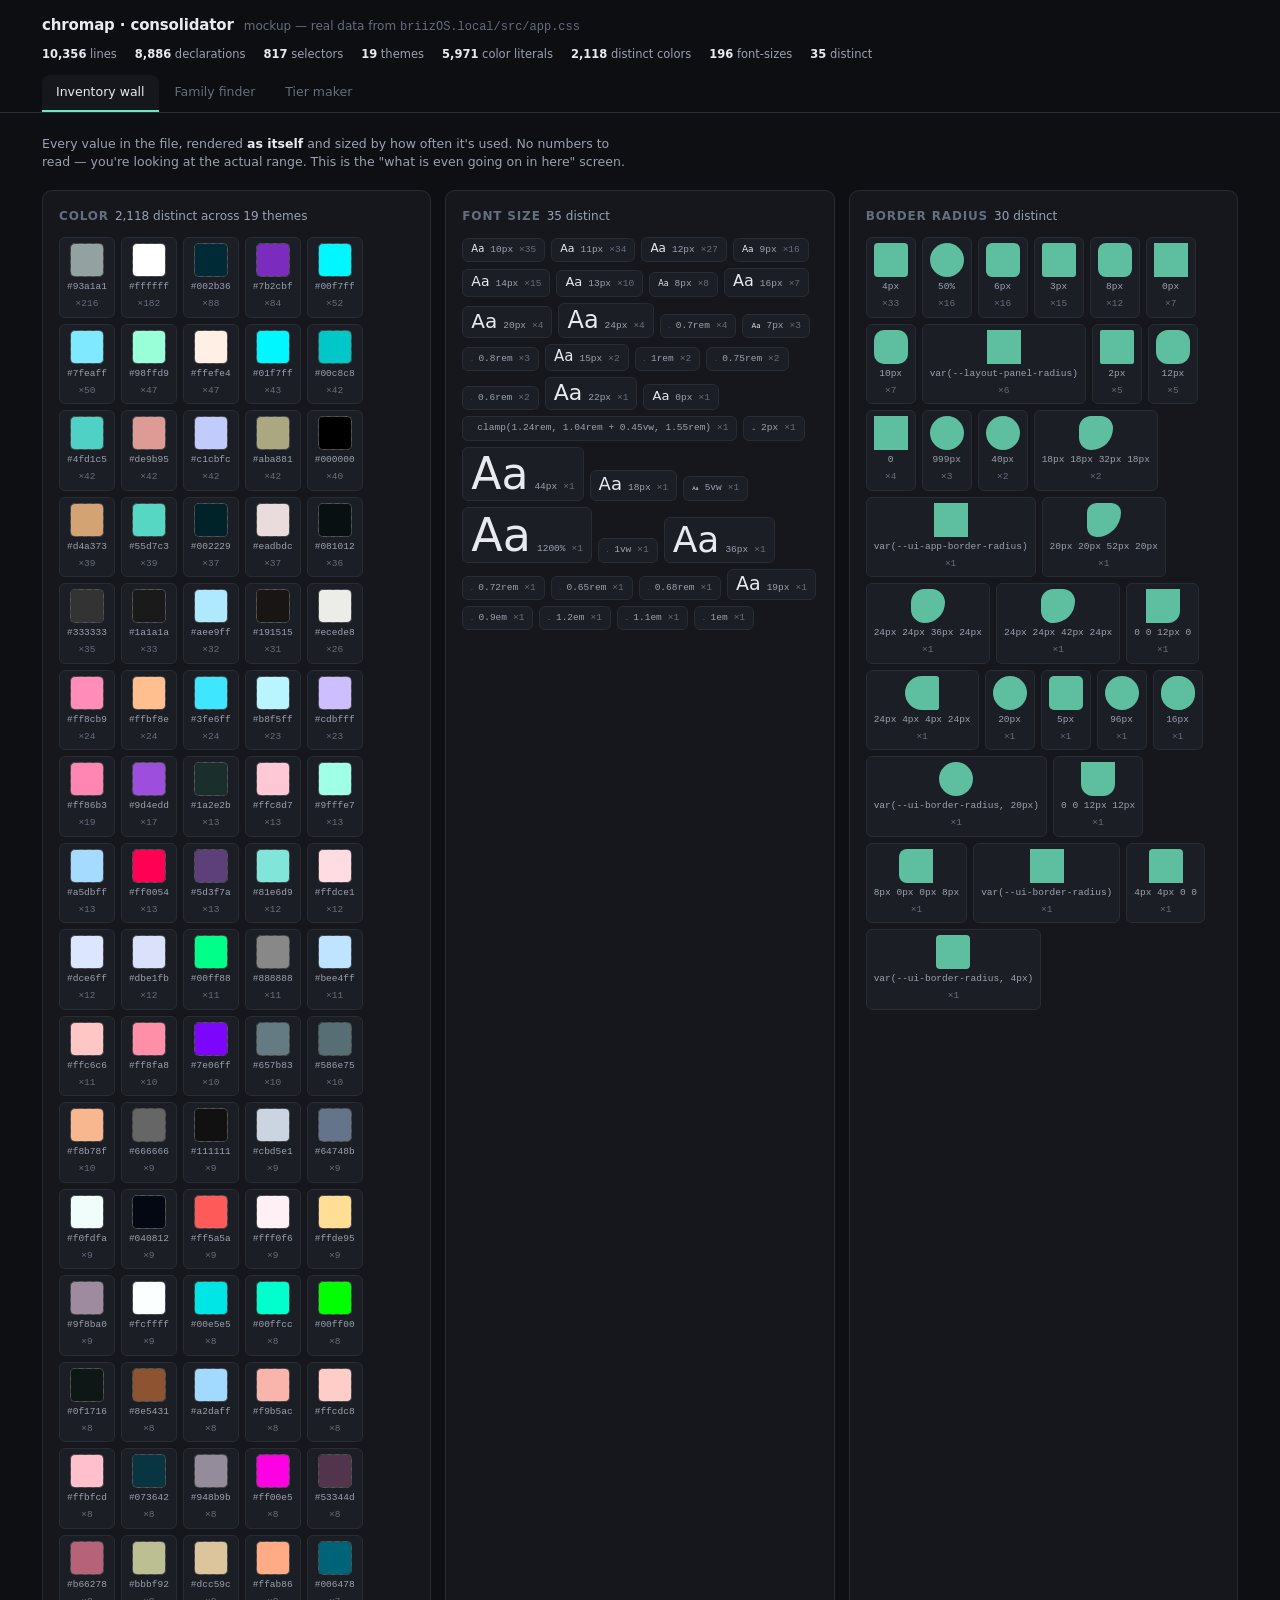
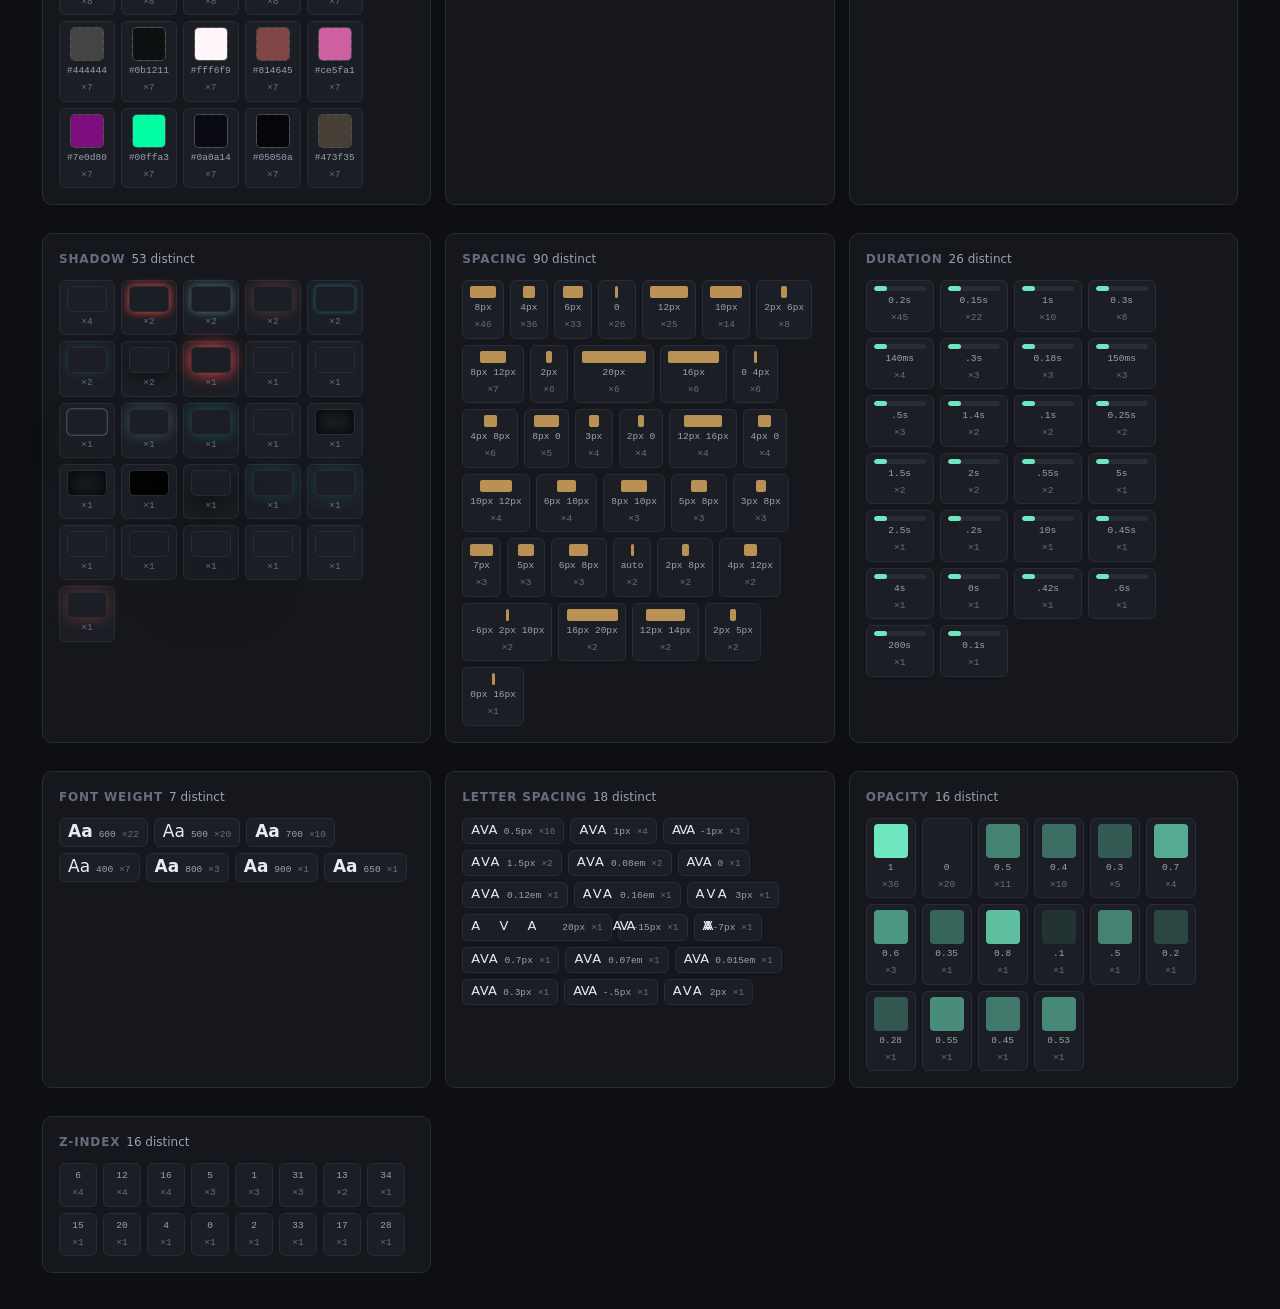
<file: mockups/consolidator.html>
<!doctype html>
<html lang="en">
<head>
<meta charset="utf-8">
<meta name="viewport" content="width=device-width,initial-scale=1">
<title>chromap · consolidator mockup</title>
<style>
:root{
  --bg:#0e0f12; --panel:#15171c; --panel-2:#1b1e24; --line:#282c35;
  --ink:#e8eaf0; --dim:#9aa1b1; --faint:#666d7e;
  --acc:#6ee7c0; --acc-2:#f0b866; --warn:#f0796b;
  --r:10px;
  font-family:ui-sans-serif,-apple-system,"SF Pro Text",Inter,system-ui,sans-serif;
}
*{box-sizing:border-box}
body{margin:0;background:var(--bg);color:var(--ink);font-size:13px;line-height:1.5;
  -webkit-font-smoothing:antialiased}
h1,h2,h3{margin:0;font-weight:600;letter-spacing:-.01em}
code,.mono{font-family:ui-monospace,"SF Mono",Menlo,monospace}

/* ---------- chrome ---------- */
.top{position:sticky;top:0;z-index:20;background:rgba(14,15,18,.94);
  backdrop-filter:blur(12px);border-bottom:1px solid var(--line)}
.top-in{max-width:1240px;margin:0 auto;padding:14px 22px 0}
.brand{display:flex;align-items:baseline;gap:10px;flex-wrap:wrap}
.brand h1{font-size:15px}
.brand .sub{color:var(--faint);font-size:12px}
.stats{display:flex;gap:18px;flex-wrap:wrap;margin:9px 0 12px;color:var(--dim);font-size:11.5px}
.stats b{color:var(--ink);font-weight:600}
.tabs{display:flex;gap:2px}
.tab{appearance:none;border:0;background:none;color:var(--faint);font:inherit;font-size:12.5px;
  padding:8px 14px;border-radius:8px 8px 0 0;cursor:pointer;border-bottom:2px solid transparent}
.tab:hover{color:var(--dim)}
.tab[aria-selected=true]{color:var(--ink);border-bottom-color:var(--acc);background:var(--panel)}
main{max-width:1240px;margin:0 auto;padding:22px}
.screen{display:none}.screen.on{display:block}
.lede{color:var(--dim);max-width:74ch;margin:0 0 18px;font-size:12.5px}
.lede b{color:var(--ink);font-weight:600}
.card{background:var(--panel);border:1px solid var(--line);border-radius:var(--r);padding:16px;margin-bottom:14px}
.card h3{font-size:12px;text-transform:uppercase;letter-spacing:.07em;color:var(--faint);margin-bottom:12px}
.row{display:flex;gap:14px;align-items:center;flex-wrap:wrap}
.pill{background:var(--panel-2);border:1px solid var(--line);border-radius:99px;padding:3px 10px;
  font-size:11px;color:var(--dim)}
select,input[type=text]{background:var(--panel-2);color:var(--ink);border:1px solid var(--line);
  border-radius:7px;padding:6px 9px;font:inherit;font-size:12px}
input[type=range]{accent-color:var(--acc)}
button.btn{background:var(--panel-2);border:1px solid var(--line);color:var(--ink);font:inherit;
  font-size:12px;padding:6px 12px;border-radius:7px;cursor:pointer}
button.btn:hover{border-color:var(--faint)}
button.btn[aria-pressed=true]{background:var(--acc);color:#08201a;border-color:var(--acc);font-weight:600}
.hint{color:var(--faint);font-size:11px}

/* ---------- 1. inventory wall ---------- */
.wall{display:grid;grid-template-columns:repeat(auto-fill,minmax(310px,1fr));gap:14px}
.bucket h3 span{color:var(--dim);text-transform:none;letter-spacing:0;font-weight:400;margin-left:6px}
.chips{display:flex;flex-wrap:wrap;gap:6px;align-items:flex-end}
.chip{background:var(--panel-2);border:1px solid var(--line);border-radius:6px;padding:5px 7px;
  display:flex;flex-direction:column;gap:3px;align-items:center;min-width:38px}
.chip .n{font-size:9.5px;color:var(--faint);font-family:ui-monospace,monospace}
.chip .v{font-size:9.5px;color:var(--dim);font-family:ui-monospace,monospace}
.typechip{align-items:baseline;flex-direction:row;gap:6px;padding:4px 8px}
.typechip .g{color:var(--ink);line-height:1;display:inline-block}
.sw{width:34px;height:34px;border-radius:5px;border:1px solid rgba(255,255,255,.16);
  background-image:linear-gradient(45deg,#333 25%,transparent 25%,transparent 75%,#333 75%),
    linear-gradient(45deg,#333 25%,transparent 25%,transparent 75%,#333 75%);
  background-size:8px 8px;background-position:0 0,4px 4px}
.sw i{display:block;width:100%;height:100%;border-radius:4px}
.radbox{width:34px;height:34px;background:var(--acc);opacity:.8}
.shadbox{width:40px;height:26px;border-radius:5px;background:var(--panel-2);border:1px solid var(--line)}
.durbar{width:52px;height:5px;border-radius:3px;background:var(--line);overflow:hidden;position:relative}
.durbar i{position:absolute;inset:0 auto 0 0;width:26%;background:var(--acc);border-radius:3px;
  animation:sweep linear infinite}
@keyframes sweep{0%{left:0}100%{left:74%}}
.spacebox{height:12px;background:var(--acc-2);opacity:.75;border-radius:2px}

/* ---------- 2. family finder ---------- */
.famhead{display:flex;gap:16px;align-items:center;flex-wrap:wrap;margin-bottom:14px}
.bigstat{display:flex;gap:26px;flex-wrap:wrap;padding:14px 16px;background:var(--panel);
  border:1px solid var(--line);border-radius:var(--r);margin-bottom:14px}
.bigstat div{display:flex;flex-direction:column;gap:2px}
.bigstat .k{font-size:10.5px;text-transform:uppercase;letter-spacing:.07em;color:var(--faint)}
.bigstat .v{font-size:21px;font-weight:600;letter-spacing:-.02em}
.bigstat .v small{font-size:12px;color:var(--dim);font-weight:400;margin-left:5px}
.fam{background:var(--panel);border:1px solid var(--line);border-radius:var(--r);
  padding:12px 14px;margin-bottom:9px;display:grid;grid-template-columns:150px 1fr;gap:16px;align-items:start}
.fam.solo{opacity:.55}
.fam-id{display:flex;gap:10px;align-items:center}
.fam-id .sw{width:40px;height:40px;flex:none}
.fam-id .meta{min-width:0}
.fam-id .hex{font-family:ui-monospace,monospace;font-size:12px}
.fam-id .use{font-size:10.5px;color:var(--faint)}
.ramp{display:flex;flex-wrap:wrap;gap:4px}
.step{border:1px solid var(--line);border-radius:5px;overflow:hidden;width:60px;cursor:default;
  background:var(--panel-2)}
.step .band{height:22px;background-image:linear-gradient(45deg,#2a2a2a 25%,transparent 25%,transparent 75%,#2a2a2a 75%),
  linear-gradient(45deg,#2a2a2a 25%,transparent 25%,transparent 75%,#2a2a2a 75%);
  background-size:8px 8px;background-position:0 0,4px 4px;position:relative}
.step .band i{position:absolute;inset:0}
.step .lab{font-family:ui-monospace,monospace;font-size:9px;color:var(--dim);text-align:center;padding:2px 0;
  display:flex;justify-content:center;gap:4px}
.step .lab b{color:var(--faint);font-weight:400}
.step:hover{border-color:var(--acc)}
.emit{margin-top:9px;background:#0a0b0e;border:1px solid var(--line);border-radius:7px;padding:10px 12px;
  font-family:ui-monospace,monospace;font-size:11px;color:var(--dim);white-space:pre-wrap;line-height:1.65}
.emit .t{color:var(--acc)}.emit .c{color:var(--acc-2)}.emit .x{color:var(--faint)}
.famfoot{margin-top:8px;display:flex;gap:10px;align-items:center;flex-wrap:wrap}

/* ---------- 3. tier maker ---------- */
.ladder{position:relative;background:var(--panel);border:1px solid var(--line);border-radius:var(--r);
  padding:8px 0;overflow:hidden}
.rung{display:grid;grid-template-columns:74px 1fr 96px;gap:14px;align-items:center;
  padding:2px 16px;position:relative}
.rung .val{font-family:ui-monospace,monospace;font-size:11px;color:var(--dim);text-align:right}
.rung .val em{font-style:normal;color:var(--faint);font-size:9.5px;display:block}
.rung .spec{color:var(--ink);line-height:1.15;white-space:nowrap;overflow:hidden}
.rung .freq{display:flex;align-items:center;gap:6px}
.rung .freq i{height:7px;background:var(--acc);opacity:.55;border-radius:2px;display:block}
.rung .freq span{font-size:10px;color:var(--faint);font-family:ui-monospace,monospace}
.rung.odd{background:rgba(255,255,255,.014)}
.divider{position:absolute;left:0;right:0;height:16px;margin-top:-8px;cursor:ns-resize;z-index:5;
  display:flex;align-items:center}
.divider::before{content:"";flex:1;height:2px;background:var(--acc-2);opacity:.85}
.divider .tag{position:absolute;right:14px;top:-9px;background:var(--acc-2);color:#241804;
  font-size:9.5px;font-weight:700;padding:1px 7px;border-radius:99px;letter-spacing:.04em;
  text-transform:uppercase;white-space:nowrap}
.divider:hover::before{opacity:1;height:3px}
.band-label{position:absolute;right:14px;font-size:10px;color:var(--faint);font-family:ui-monospace,monospace}
.tierlist{display:grid;grid-template-columns:repeat(auto-fill,minmax(180px,1fr));gap:9px;margin-top:12px}
.tiercard{background:var(--panel);border:1px solid var(--line);border-radius:9px;padding:11px 13px}
.tiercard .nm{display:flex;gap:7px;align-items:center;margin-bottom:7px}
.tiercard input{width:100%;background:var(--panel-2);border:1px solid var(--line);color:var(--ink);
  border-radius:6px;padding:4px 8px;font:inherit;font-size:12px}
.tiercard .rep{font-family:ui-monospace,monospace;font-size:17px;color:var(--acc);font-weight:600}
.tiercard .det{font-size:10.5px;color:var(--faint);margin-top:3px;line-height:1.5}
.tiercard .prev{margin-top:8px;padding-top:8px;border-top:1px solid var(--line);color:var(--ink);
  overflow:hidden;white-space:nowrap}
.warnrow{color:var(--warn);font-size:11px;margin-top:7px}
.themeknob{display:grid;grid-template-columns:150px 1fr 72px;gap:12px;align-items:center;
  padding:5px 0;border-bottom:1px solid var(--line)}
.themeknob:last-child{border:0}
.themeknob .tn{font-size:11.5px;color:var(--dim)}
.themeknob .out{font-family:ui-monospace,monospace;font-size:11px;color:var(--acc);text-align:right}
.note{background:rgba(110,231,192,.07);border:1px solid rgba(110,231,192,.22);border-radius:9px;
  padding:11px 14px;font-size:12px;color:var(--dim);margin-bottom:14px}
.note b{color:var(--acc)}
/* grid/flex children default to min-width:auto, so the nowrap preview text at 40px
   forces its track wide and blows out the page. Opt every track back to 0. */
.tierlist>*,.rung>*,.themeknob>*,.fam>*,.bigstat>*{min-width:0}
.tiercard .prev,.tiercard .det,.rung .spec{overflow:hidden;text-overflow:ellipsis}
.aside{margin-top:9px;padding:9px 13px;background:var(--panel);border:1px dashed var(--line);
  border-radius:9px;font-size:11px;color:var(--faint);display:flex;gap:8px;flex-wrap:wrap;align-items:center}
.aside b{color:var(--dim);font-weight:600}
.aside code{background:var(--panel-2);border-radius:4px;padding:1px 5px;color:var(--dim)}
@media (max-width:760px){
  main{padding:14px}
  .top-in{padding:12px 14px 0}
  .stats{gap:10px;font-size:11px}
  .tabs{overflow-x:auto;-webkit-overflow-scrolling:touch}
  .tab{padding:8px 11px;white-space:nowrap}
  .wall{grid-template-columns:1fr}
  .fam{grid-template-columns:1fr;gap:10px}
  .fam-id{gap:8px}
  .step{width:calc(25% - 3px)}
  .bigstat{gap:14px 20px}
  .bigstat .v{font-size:18px}
  .rung{grid-template-columns:56px 1fr 52px;gap:8px;padding:2px 10px}
  .rung .spec{font-size:inherit}
  .divider .tag{right:8px}
  .tierlist{grid-template-columns:1fr 1fr;gap:7px}
  .tiercard{padding:9px 10px}
  .tiercard .rep{font-size:15px}
  .themeknob{grid-template-columns:1fr;gap:4px;padding:8px 0}
  .themeknob .out{text-align:left}
  .emit{font-size:10px}
}
</style>
</head>
<body>

<div class="top"><div class="top-in">
  <div class="brand">
    <h1>chromap · consolidator</h1>
    <span class="sub">mockup — real data from <code>briizOS.local/src/app.css</code></span>
  </div>
  <div class="stats" id="stats"></div>
  <div class="tabs" role="tablist">
    <button class="tab" role="tab" aria-selected="true"  data-s="wall">Inventory wall</button>
    <button class="tab" role="tab" aria-selected="false" data-s="fam">Family finder</button>
    <button class="tab" role="tab" aria-selected="false" data-s="tier">Tier maker</button>
  </div>
</div></div>

<main>
  <!-- ============ 1 ============ -->
  <section class="screen on" id="s-wall">
    <p class="lede">Every value in the file, rendered <b>as itself</b> and sized by how often it's used.
      No numbers to read — you're looking at the actual range. This is the "what is even going on in here" screen.</p>
    <div class="wall" id="wall"></div>
  </section>

  <!-- ============ 2 ============ -->
  <section class="screen" id="s-fam">
    <p class="lede">Colors grouped by <b>base color, ignoring alpha</b>. A long ramp isn't 16 colors —
      it's one color and a scale. Collapse the family and you delete the repetition without touching the design.
      Faded rows are one-offs with no family; those are the merge pass's problem, not this screen's.</p>
    <div class="famhead">
      <label class="row" style="gap:8px">
        <span class="hint">Theme</span>
        <select id="themesel"></select>
      </label>
      <label class="row" style="gap:7px">
        <input type="checkbox" id="onlyramps" checked>
        <span class="hint">only show families with a ramp</span>
      </label>
    </div>
    <div class="bigstat" id="famstat"></div>
    <div id="famlist"></div>
  </section>

  <!-- ============ 3 ============ -->
  <section class="screen" id="s-tier">
    <p class="lede">All <b>35</b> font-sizes as real text, smallest to largest, bar = how often it's used.
      Drag the orange dividers to slice the ladder into tiers. They start where the natural gaps are,
      so this is usually a nudge, not a decision.</p>

    <div class="note">
      <b>10.8 / 11 / 11.5 / 12px is noise — this screen squashes it.</b>
      What you get back is the per-theme knob at the bottom: one control per theme instead of 196 scattered
      declarations, so Chillax and Jost can finally be tuned against each other.
    </div>

    <div class="row" style="margin-bottom:10px">
      <button class="btn" id="addtier">+ tier</button>
      <button class="btn" id="deltier">− tier</button>
      <span class="hint" id="tiercount"></span>
      <span style="flex:1"></span>
      <span class="hint">preview text</span>
      <input type="text" id="ptext" value="Outreach Journey" style="width:170px">
    </div>

    <div class="ladder" id="ladder"></div>
    <div class="aside" id="aside"></div>
    <div class="tierlist" id="tierlist"></div>

    <div class="card" style="margin-top:16px">
      <h3>Per-theme adjust</h3>
      <div class="row" style="margin-bottom:12px">
        <span class="hint">formula</span>
        <button class="btn" id="f-add" aria-pressed="false">calc(size + offset)</button>
        <button class="btn" id="f-mul" aria-pressed="true">calc(size × scale)</button>
      </div>
      <div class="emit" id="formula"></div>
      <div style="margin-top:14px" id="knobs"></div>
    </div>
  </section>
</main>

<script id="payload" type="application/json">{"meta":{"file":"/Users/alex/Documents/Cufolio/briizOS/briizOS.local/src/app.css","lines":10356,"declarations":8886,"selectors":817,"themes":["navy-brockman","mint-icecube","medieval-taurus","default","vineyard-gloom","space-glass","peppermint-foil","neon-orbi","sherbert-sakura","antarctic-teafog","autumn-candle","caspian-sea","burnt-chestnut","great-wave","verdigris","winterbloom","postlinear-glassos","transparent","mistic"],"distinctColors":2118,"colorLiterals":5971,"fontSizeDecls":196,"fontSizeDistinct":35},"fontsizes":[{"raw":"0px","count":1,"selectors":[".settings-icon"],"px":0.0,"unit":"px"},{"raw":"2px","count":1,"selectors":[".media-browse-button"],"px":2.0,"unit":"px"},{"raw":"7px","count":3,"selectors":[".log-source",".log-expand",".prioritize-candidate-kind"],"px":7.0,"unit":"px"},{"raw":"8px","count":8,"selectors":[".log-count",".log-paused-bar",".log-time",".log-type",".log-data",".folder-toggle",".prioritize-candidate-source",".prioritize-score-count"],"px":8.0,"unit":"px"},{"raw":"9px","count":16,"selectors":[".log-header-btn",".log-filter-select",".log-search",".log-entries",".prioritize-candidate-hint",".prioritize-selection-count",".prioritize-candidate-actions button,\n.prioritize-candidate-error",".prioritize-candidate-chip",".prioritize-candidate-loading,\n.prioritize-candidate-empty",".prioritize-result-action",".prioritize-result-status",".source-error-message",".source-setup-hint",".github-repo-item .repo-language"],"px":9.0,"unit":"px"},{"raw":"0.6rem","count":2,"selectors":[".task-card-log-time",".task-card-log-role"],"px":9.6,"unit":"rem"},{"raw":"10px","count":35,"selectors":[".media-playlist-actions button,\n.media-track-actions button",".media-track-index",".media-track-meta",".source-item",".chat-bg-section-label",".task-percent",".studio-btn",".chat-message .message-role",".tool-label",".task-progress-label",".file-tree-error",".loading-message, .empty-message, .coming-soon",".selected-count",".settings-hint"],"px":10.0,"unit":"px"},{"raw":"0.65rem","count":1,"selectors":[".task-card-log-header"],"px":10.4,"unit":"rem"},{"raw":"0.68rem","count":1,"selectors":[".task-card-log-entry"],"px":10.88,"unit":"rem"},{"raw":"11px","count":34,"selectors":[".header-datetime-weather",".media-error",".media-audio-meta",".media-time",".media-playlist-header",".source-header",".log-header",".chat-bg-option",".chat-bg-blur-slider label",".task-name",".studio-header",".task-input",".deck-status",".deck-error"],"px":11.0,"unit":"px"},{"raw":"0.7rem","count":4,"selectors":[".task-card-add-action-btn",".task-card-subtask-submit,\n.task-card-subtask-cancel",".task-card-log-empty",".task-card-status-label"],"px":11.2,"unit":"rem"},{"raw":"0.72rem","count":1,"selectors":[".task-card-subtask-input"],"px":11.52,"unit":"rem"},{"raw":"12px","count":27,"selectors":[".panel-header",".media-track-name",".suggestion-chip",".record-btn",".chat-message .message-content",".tool-name",".tool-json",".config-warning",".deck-clarify-question",".deck-cancel-btn",".file-icon",".modal-tab",".modal-btn",".session-name"],"px":12.0,"unit":"px"},{"raw":"0.75rem","count":2,"selectors":[".task-card-grid",".task-card-action-item"],"px":12.0,"unit":"rem"},{"raw":"0.8rem","count":3,"selectors":[".task-card-header",".task-card-action-delete",".task-card-status-value"],"px":12.8,"unit":"rem"},{"raw":"13px","count":10,"selectors":[".settings-input",".theme-chat-bg-picker-title",".radio-label",".session-title",".settings-section-title",".memory-fact-content",".memory-empty",".skills-name",".backend-status-value",".chat-textarea"],"px":13.0,"unit":"px"},{"raw":"14px","count":15,"selectors":[".panel-header-btn",".canvas-tile-close",".media-empty-text",".source-toggle",".task-warning",".task-add-btn",".settings-toggle-btn",".session-action-btn",".drop-overlay-text",".account-email",".confirmation-toast",".result-toast",".panel-header-icon",".panel-control-btn"],"px":14.0,"unit":"px"},{"raw":"0.9em","count":1,"selectors":[".markdown-body code"],"px":14.4,"unit":"em"},{"raw":"15px","count":2,"selectors":[".media-panel-subtitle",".media-audio-name"],"px":15.0,"unit":"px"},{"raw":"16px","count":7,"selectors":[".media-control-btn",".chat-send-btn:disabled",".task-delete-btn",".modal-title",".playback-btn.play",".memory-fact-delete",".confirmation-btn"],"px":16.0,"unit":"px"},{"raw":"1rem","count":2,"selectors":[".chat-thread",".task-row-delete"],"px":16.0,"unit":"rem"},{"raw":"1em","count":1,"selectors":[".markdown-body h3"],"px":16.0,"unit":"em"},{"raw":"1.1em","count":1,"selectors":[".markdown-body h2"],"px":17.6,"unit":"em"},{"raw":"18px","count":1,"selectors":[".media-control-btn:hover"],"px":18.0,"unit":"px"},{"raw":"19px","count":1,"selectors":[".chat-textarea:focus"],"px":19.0,"unit":"px"},{"raw":"1.2em","count":1,"selectors":[".markdown-body h1"],"px":19.2,"unit":"em"},{"raw":"20px","count":4,"selectors":[".title-text",".media-panel-settings-btn",".media-play-btn",".theme-chat-bg-picker-close"],"px":20.0,"unit":"px"},{"raw":"22px","count":1,"selectors":[".title-icon"],"px":22.0,"unit":"px"},{"raw":"24px","count":4,"selectors":[".chat-input",".modal-close-btn",".avatar-letter",".widget-placeholder-icon"],"px":24.0,"unit":"px"},{"raw":"36px","count":1,"selectors":[".chat-send-btn"],"px":36.0,"unit":"px"},{"raw":"44px","count":1,"selectors":[".media-audio-glyph"],"px":44.0,"unit":"px"},{"raw":"clamp(1.24rem, 1.04rem + 0.45vw, 1.55rem)","count":1,"selectors":[".media-panel-title"],"px":null,"unit":null},{"raw":"5vw","count":1,"selectors":[".briiz-logo"],"px":null,"unit":"vw"},{"raw":"1200%","count":1,"selectors":[".briiz-logo .on-startup"],"px":null,"unit":"%"},{"raw":"1vw","count":1,"selectors":[".action-btn"],"px":null,"unit":"vw"}],"families":{"default":[{"hex":"#ffffff","L":1.0,"total":37,"n":16,"steps":[{"a":1.0,"c":3,"p":["--palette-white","--theme-components-notes-noteswidget-notes-add-btn-border-1plkp","--theme-components-overlays-organizermodal-organizer-tab-color-1plkp"],"s":["#fff","white"]},{"a":0.8,"c":2,"p":["--theme-components-controlbar-controlbar-cb-label-color-sqqmz","--theme-components-loginoverlay-login-subtitle-color-sqqmz"],"s":["rgba(255, 255, 255, 0.8)"]},{"a":0.6,"c":1,"p":["--theme-components-loginoverlay-login-toggle-link-color-tuiqr"],"s":["rgba(255, 255, 255, 0.6)"]},{"a":0.5,"c":7,"p":["--theme-components-loginoverlay-login-info-color-1tcs7","--theme-components-notes-noteswidget-drawer-resize-handle-after-background-image-gradient"],"s":["rgba(255, 255, 255, 0.5)"]},{"a":0.4,"c":2,"p":["--glass-bg-light","--theme-components-loginoverlay-login-input-placeholder-color-1ll6h"],"s":["rgba(255, 255, 255, 0.4)","rgba(255,255,255,.4)"]},{"a":0.2,"c":3,"p":["--theme-components-overlays-briiztormoverlay-briiztorm-btn-border-1i94y","--theme-components-overlays-calendarmodal-cal-daily-done-btn-border-1i94y","--theme-components-overlays-organizermodal-org-item-check-border-1i94y"],"s":["rgba(255, 255, 255, 0.2)"]},{"a":0.15,"c":3,"p":["--theme-components-overlays-calendarmodal-calendar-btn-close-border-1gvsk","--theme-components-overlays-organizermodal-organizer-btn-secondary-border-1gvsk","--ui-button-ghost-border-strong"],"s":["rgba(255, 255, 255, 0.15)"]},{"a":0.1,"c":4,"p":["--theme-components-notes-noteswidget-note-btn-hover-background-rlxn3","--theme-components-overlays-livecanvas-canvas-modal-border-rlxn3","--theme-components-overlays-organizermodal-org-qa-rec-toggle-border-rlxn3"],"s":["rgba(255, 255, 255, 0.1)"]},{"a":0.083,"c":1,"p":["--glass-bg-light"],"s":["rgba(255, 255, 255, 0.083)"]},{"a":0.08,"c":1,"p":["--theme-components-overlays-organizermodal-org-filter-btn-border-1ytae"],"s":["rgba(255, 255, 255, 0.08)"]},{"a":0.06,"c":1,"p":["--theme-components-overlays-livecanvas-canvas-header-border-bottom-33gfy"],"s":["rgba(255, 255, 255, 0.06)"]},{"a":0.05,"c":4,"p":["--theme-components-overlays-calendarmodal-calendar-btn-close-hover-background-vmrwx","--theme-components-overlays-organizermodal-org-section-title-border-bottom-vmrwx","--ui-button-ghost-bg-hover"],"s":["rgba(255, 255, 255, 0.05)"]},{"a":0.04,"c":1,"p":["--theme-components-phantomsection-phantom-wf-inspect-hover-background-avbmd"],"s":["rgba(255, 255, 255, 0.04)"]},{"a":0.03,"c":2,"p":["--theme-components-overlays-livecanvas-canvas-header-background-8mqiq","--ui-provider-tab-bg"],"s":["rgba(255, 255, 255, 0.03)"]},{"a":0.025,"c":1,"p":["--theme-components-phantomsection-phantom-wf-row-hover-background-1f6dx"],"s":["rgba(255, 255, 255, 0.025)"]},{"a":0.015,"c":1,"p":["--theme-components-phantomsection-phantom-event-row-hover-background-i129j"],"s":["rgba(255, 255, 255, 0.015)"]}]},{"hex":"#000000","L":0.0,"total":36,"n":12,"steps":[{"a":1.0,"c":19,"p":["--layout-bg-panel","--layout-bg-panel-header","--layout-bg-primary"],"s":["#000","black"]},{"a":0.8,"c":1,"p":["--theme-components-notes-noteswidget-floating-note-note-textarea-background-1p7wk"],"s":["rgba(0,0,0,.8)"]},{"a":0.6,"c":2,"p":["--theme-components-notes-noteswidget-floating-note-active-box-shadow-1x3oe","--theme-components-overlays-livecanvas-canvas-modal-box-shadow-1x3oe"],"s":["rgba(0, 0, 0, 0.6)"]},{"a":0.571,"c":1,"p":["--theme-components-notes-noteswidget-note-card-box-shadow-1rf5c"],"s":["rgba(0, 0, 0, 0.571)"]},{"a":0.52,"c":1,"p":["--theme-components-overlays-organizermodal-org-filter-btn-background-1kr6b"],"s":["rgba(0, 0, 0, 0.52)"]},{"a":0.5,"c":2,"p":["--theme-components-notes-noteswidget-floating-note-box-shadow-op6ip","--theme-components-notes-noteswidget-floating-note-note-card-background-gradient"],"s":["rgba(0, 0, 0, 0.5)","rgba(0,0,0,0.5)"]},{"a":0.4,"c":1,"p":["--theme-components-overlays-briiztormoverlay-briiztorm-btn-background-yovd6"],"s":["rgba(0, 0, 0, 0.4)"]},{"a":0.3,"c":2,"p":["--theme-components-loginoverlay-login-input-background-ypdc9","--theme-components-notes-noteswidget-note-card-hover-box-shadow-ypdc9"],"s":["rgba(0, 0, 0, 0.3)"]},{"a":0.25,"c":1,"p":["--theme-components-overlays-calendarmodal-calendar-overlay-background-gb7i3"],"s":["rgba(0, 0, 0, 0.25)"]},{"a":0.2,"c":3,"p":["--theme-components-notes-noteswidget-note-header-background-qxrmc","--theme-components-overlays-organizermodal-org-qa-rec-toggle-background-qxrmc","--theme-components-overlays-organizermodal-to-box-shadow-n09w3"],"s":["rgba(0, 0, 0, 0.2)","rgba(0,0,0,0.2)"]},{"a":0.15,"c":2,"p":["--layout-border-color","--theme-components-overlays-organizermodal-org-rec-panel-background-1wu8q"],"s":["rgba(0, 0, 0, 0.15)"]},{"a":0.12,"c":1,"p":["--theme-components-overlays-calendarmodal-cal-cell-background-xc5kq"],"s":["rgba(0, 0, 0, 0.12)"]}]},{"hex":"#00c8c8","L":0.754,"total":42,"n":11,"steps":[{"a":0.7,"c":1,"p":["--theme-components-overlays-organizermodal-organizer-modal-border-d763t"],"s":["rgba(0, 200, 200, 0.7)"]},{"a":0.63,"c":1,"p":["--theme-components-notes-noteswidget-note-card-hover-border-color-hm0l4"],"s":["rgba(0, 200, 200, 0.63)"]},{"a":0.5,"c":6,"p":["--layout-accent-cyan-glow","--theme-components-overlays-briiztormoverlay-briiztorm-title-text-shadow-19dnh","--theme-components-overlays-calendarmodal-quick-add-input-focus-border-color-19dnh"],"s":["rgba(0, 200, 200, 0.5)"]},{"a":0.4,"c":4,"p":["--theme-components-overlays-calendarmodal-nav-btn-hover-border-color-1jdcc","--theme-components-overlays-organizermodal-org-qa-btn-border-1jdcc","--ui-modal-save-border"],"s":["rgba(0, 200, 200, 0.4)"]},{"a":0.3,"c":6,"p":["--layout-accent-cyan-dim","--theme-components-overlays-briiztormoverlay-briiztorm-header-border-bottom-1jdub","--theme-components-overlays-calendarmodal-calendar-modal-border-1jdub"],"s":["rgba(0, 200, 200, 0.3)"]},{"a":0.2,"c":6,"p":["--theme-components-controlbar-controlbar-cb-toggle-hover-box-shadow-1bm8l","--theme-components-overlays-calendarmodal-nav-btn-border-1bm8l","--theme-components-overlays-organizermodal-tab-count-background-1bm8l"],"s":["rgba(0, 200, 200, 0.2)"]},{"a":0.15,"c":5,"p":["--theme-components-notes-noteswidget-note-card-border-9zuog","--theme-components-overlays-calendarmodal-calendar-header-border-bottom-9zuog","--theme-components-overlays-organizermodal-organizer-header-border-bottom-9zuog"],"s":["rgba(0, 200, 200, 0.15)"]},{"a":0.12,"c":1,"p":["--theme-components-overlays-organizermodal-org-quick-add-border-19ivk"],"s":["rgba(0, 200, 200, 0.12)"]},{"a":0.1,"c":7,"p":["--theme-components-notes-noteswidget-note-header-border-bottom-kz1a9","--theme-components-overlays-calendarmodal-calendar-nav-border-bottom-kz1a9","--theme-components-overlays-organizermodal-organizer-tabs-border-bottom-kz1a9"],"s":["rgba(0, 200, 200, 0.1)"]},{"a":0.08,"c":3,"p":["--theme-components-overlays-calendarmodal-cal-daily-item-border-1w8u1","--theme-components-overlays-organizermodal-organizer-tab-active-background-1w8u1","--ui-modal-tab-active-bg"],"s":["rgba(0, 200, 200, 0.08)"]},{"a":0.05,"c":2,"p":["--theme-components-overlays-organizermodal-organizer-tab-hover-background-762aa","--ui-modal-tab-hover-bg"],"s":["rgba(0, 200, 200, 0.05)"]}]},{"hex":"#00ff88","L":0.8763,"total":11,"n":11,"steps":[{"a":1.0,"c":1,"p":["--palette-neon-accent"],"s":["#00ff88"]},{"a":0.5,"c":1,"p":["--ui-chat-placeholder"],"s":["rgba(0, 255, 136, 0.5)"]},{"a":0.4,"c":1,"p":["--theme-components-phantomsection-phantom-toggle-open-border-top-color-1glmw"],"s":["rgba(0, 255, 136, 0.4)"]},{"a":0.3,"c":1,"p":["--theme-components-phantomsection-phantom-run-opts-input-focus-border-color-1rpa6"],"s":["rgba(0, 255, 136, 0.3)"]},{"a":0.25,"c":1,"p":["--theme-components-phantomsection-phantom-btn-record-launch-border-color-1j9jl"],"s":["rgba(0, 255, 136, 0.25)"]},{"a":0.2,"c":1,"p":["--theme-components-phantomsection-phantom-btn-primary-border-color-kf5iz"],"s":["rgba(0, 255, 136, 0.2)"]},{"a":0.14,"c":1,"p":["--theme-components-phantomsection-phantom-btn-record-launch-hover-background-12szs"],"s":["rgba(0, 255, 136, 0.14)"]},{"a":0.12,"c":1,"p":["--theme-components-phantomsection-phantom-btn-primary-not-disabled-hover-background-1ak3j"],"s":["rgba(0, 255, 136, 0.12)"]},{"a":0.06,"c":1,"p":["--theme-components-phantomsection-phantom-wf-run-hover-background-walzz"],"s":["rgba(0, 255, 136, 0.06)"]},{"a":0.05,"c":1,"p":["--theme-components-phantomsection-phantom-wf-row-selected-background-1vsvg"],"s":["rgba(0, 255, 136, 0.05)"]},{"a":0.03,"c":1,"p":["--theme-components-phantomsection-phantom-status-background-16ah5"],"s":["rgba(0, 255, 136, 0.03)"]}]},{"hex":"#00e5e5","L":0.8347,"total":8,"n":5,"steps":[{"a":1.0,"c":1,"p":["--palette-accent-primary"],"s":["#00e5e5"]},{"a":0.5,"c":1,"p":["--ui-slider-thumb-shadow"],"s":["rgba(0, 229, 229, 0.5)"]},{"a":0.3,"c":1,"p":["--ui-provider-tab-border-active"],"s":["rgba(0, 229, 229, 0.3)"]},{"a":0.15,"c":2,"p":["--theme-components-overlays-calendarmodal-cal-cell-selected-box-shadow-1rqic","--ui-provider-tab-bg-active"],"s":["rgba(0, 229, 229, 0.15)"]},{"a":0.1,"c":3,"p":["--theme-components-overlays-calendarmodal-cal-cell-selected-background-1mg6o","--ui-markdown-code-bg","--ui-markdown-th-bg"],"s":["rgba(0, 229, 229, 0.1)"]}]},{"hex":"#00ffcc","L":0.8903,"total":8,"n":5,"steps":[{"a":1.0,"c":4,"p":["--theme-components-loginoverlay-login-btn-background-gradient","--theme-components-loginoverlay-login-logo-circle-background-1pjs9","--theme-components-loginoverlay-login-logo-circle-background-gradient"],"s":["#00ffcc"]},{"a":0.6,"c":1,"p":["--theme-components-loginoverlay-login-btn-hover-not-disabled-box-shadow-183ir"],"s":["rgba(0, 255, 204, 0.6)"]},{"a":0.4,"c":1,"p":["--theme-components-loginoverlay-login-logo-circle-box-shadow-qr99k"],"s":["rgba(0, 255, 204, 0.4)"]},{"a":0.3,"c":1,"p":["--theme-components-loginoverlay-login-logo-text-text-shadow-11uwi"],"s":["rgba(0, 255, 204, 0.3)"]},{"a":0.2,"c":1,"p":["--theme-components-loginoverlay-login-input-box-shadow-u3asw"],"s":["rgba(0, 255, 204, 0.2)"]}]},{"hex":"#006478","L":0.4644,"total":7,"n":5,"steps":[{"a":0.5,"c":1,"p":["--theme-components-overlays-briiztormoverlay-briiztorm-btn-hover-background-1trbk"],"s":["rgba(0, 100, 120, 0.5)"]},{"a":0.4,"c":2,"p":["--theme-components-overlays-calendarmodal-nav-btn-hover-background-4pwci","--ui-settings-toggle-bg-hover"],"s":["rgba(0, 100, 120, 0.4)"]},{"a":0.3,"c":1,"p":["--ui-settings-radio-bg-active"],"s":["rgba(0, 100, 120, 0.3)"]},{"a":0.25,"c":1,"p":["--theme-components-overlays-calendarmodal-cal-cell-hover-background-iliqk"],"s":["rgba(0, 100, 120, 0.25)"]},{"a":0.2,"c":2,"p":["--theme-components-overlays-calendarmodal-cal-daily-item-hover-background-10wdq","--theme-components-overlays-organizermodal-org-item-row-hover-background-10wdq"],"s":["rgba(0, 100, 120, 0.2)"]}]},{"hex":"#f87171","L":0.7106,"total":4,"n":4,"steps":[{"a":1.0,"c":1,"p":["--theme-components-phantomsection-phantom-status-error-phantom-status-dot-background-sabad"],"s":["#f87171"]},{"a":0.2,"c":1,"p":["--theme-components-phantomsection-phantom-btn-danger-border-color-1d4wr"],"s":["rgba(248, 113, 113, 0.2)"]},{"a":0.12,"c":1,"p":["--theme-components-phantomsection-phantom-btn-danger-not-disabled-hover-background-1swzb"],"s":["rgba(248, 113, 113, 0.12)"]},{"a":0.06,"c":1,"p":["--theme-components-phantomsection-phantom-wf-del-hover-background-f4575"],"s":["rgba(248, 113, 113, 0.06)"]}]},{"hex":"#ff4da6","L":0.6942,"total":6,"n":3,"steps":[{"a":1.0,"c":4,"p":["--theme-components-loginoverlay-login-btn-background-gradient","--theme-components-loginoverlay-login-logo-circle-background-1mpnj","--theme-components-loginoverlay-login-logo-circle-background-gradient"],"s":["#ff4da6"]},{"a":0.4,"c":1,"p":["--theme-components-loginoverlay-login-input-focus-box-shadow-1iz3u"],"s":["rgba(255, 77, 166, 0.4)"]},{"a":0.2,"c":1,"p":["--theme-components-loginoverlay-login-logo-circle-box-shadow-1hvbq"],"s":["rgba(255, 77, 166, 0.2)"]}]},{"hex":"#ff6b6b","L":0.7116,"total":3,"n":3,"steps":[{"a":1.0,"c":1,"p":["--palette-danger"],"s":["#ff6b6b"]},{"a":0.3,"c":1,"p":["--theme-components-loginoverlay-login-error-border-9dbrq"],"s":["rgba(255, 107, 107, 0.3)"]},{"a":0.1,"c":1,"p":["--theme-components-loginoverlay-login-error-background-1iva2"],"s":["rgba(255, 107, 107, 0.1)"]}]},{"hex":"#001e32","L":0.225,"total":5,"n":2,"steps":[{"a":0.9,"c":1,"p":["--theme-components-overlays-briiztormoverlay-briiztorm-header-background-gradient"],"s":["rgba(0, 30, 50, 0.9)"]},{"a":0.3,"c":4,"p":["--theme-components-overlays-calendarmodal-calendar-nav-background-1jtgs","--theme-components-overlays-organizermodal-organizer-tabs-background-1jtgs","--ui-modal-footer-bg"],"s":["rgba(0, 30, 50, 0.3)"]}]},{"hex":"#14283c","L":0.2705,"total":4,"n":2,"steps":[{"a":0.6,"c":3,"p":["--theme-components-overlays-calendarmodal-quick-add-input-background-xo1bj","--theme-components-overlays-organizermodal-org-qa-name-background-xo1bj","--ui-settings-input-bg"],"s":["rgba(20, 40, 60, 0.6)"]},{"a":0.4,"c":1,"p":["--ui-settings-radio-bg"],"s":["rgba(20, 40, 60, 0.4)"]}]},{"hex":"#0096b4","L":0.6218,"total":4,"n":2,"steps":[{"a":0.5,"c":3,"p":["--theme-components-overlays-calendarmodal-quick-add-btn-background-jlh43","--theme-components-overlays-organizermodal-org-qa-btn-background-jlh43","--ui-modal-save-bg"],"s":["rgba(0, 150, 180, 0.5)"]},{"a":0.4,"c":1,"p":["--theme-components-overlays-calendarmodal-nav-btn-today-background-9ls9m"],"s":["rgba(0, 150, 180, 0.4)"]}]},{"hex":"#4caf50","L":0.6731,"total":3,"n":2,"steps":[{"a":1.0,"c":1,"p":["--palette-success"],"s":["#4caf50"]},{"a":0.1,"c":2,"p":["--theme-components-overlays-calendarmodal-cal-daily-done-btn-checked-background-5xil6","--theme-components-overlays-organizermodal-org-item-check-checked-background-5xil6"],"s":["rgba(76, 175, 80, 0.1)"]}]},{"hex":"#ff6b35","L":0.7045,"total":2,"n":2,"steps":[{"a":1.0,"c":1,"p":["--layout-accent-orange"],"s":["#ff6b35"]},{"a":0.3,"c":1,"p":["--layout-accent-orange-dim"],"s":["rgba(255, 107, 53, 0.3)"]}]},{"hex":"#00ff00","L":0.8664,"total":8,"n":1,"steps":[{"a":1.0,"c":8,"p":["--chat-input-border-color","--chat-input-text-color","--palette-text-main"],"s":["lime"]}]},{"hex":"#008080","L":0.5431,"total":5,"n":1,"steps":[{"a":1.0,"c":5,"p":["--ui-chat-header-bg","--ui-controlbar-bg","--ui-title-gradient"],"s":["teal"]}]},{"hex":"#ffc0cb","L":0.8677,"total":3,"n":1,"steps":[{"a":1.0,"c":3,"p":["--theme-components-controlbar-controlbar-briiztorm-icon-webkit-text-stroke-9ja92","--theme-components-notes-noteswidget-notes-close-btn-box-shadow-9ja92","--ui-chat-header-text"],"s":["pink"]}]},{"hex":"#80d297","L":0.7956,"total":3,"n":1,"steps":[{"a":0.1765,"c":3,"p":["--theme-components-overlays-calendarmodal-calendar-modal-background-gradient","--theme-components-overlays-organizermodal-organizer-modal-background-gradient","--ui-modal-bg"],"s":["#80d2972d"]}]},{"hex":"#011534","L":0.2011,"total":3,"n":1,"steps":[{"a":0.2275,"c":3,"p":["--theme-components-overlays-calendarmodal-calendar-modal-background-gradient","--theme-components-overlays-organizermodal-organizer-modal-background-gradient","--ui-modal-bg"],"s":["#0115343a"]}]},{"hex":"#003250","L":0.3042,"total":3,"n":1,"steps":[{"a":0.2,"c":3,"p":["--theme-components-overlays-calendarmodal-calendar-header-background-1oise","--theme-components-overlays-organizermodal-org-quick-add-background-1oise","--ui-modal-header-bg"],"s":["rgba(0, 50, 80, 0.2)"]}]},{"hex":"#005064","L":0.3998,"total":3,"n":1,"steps":[{"a":0.3,"c":3,"p":["--theme-components-overlays-calendarmodal-nav-btn-background-1uokm","--ui-settings-radio-bg-hover","--ui-settings-toggle-bg"],"s":["rgba(0, 80, 100, 0.3)"]}]},{"hex":"#00b4c8","L":0.7047,"total":3,"n":1,"steps":[{"a":0.6,"c":3,"p":["--theme-components-overlays-calendarmodal-quick-add-btn-hover-background-1m6k2","--theme-components-overlays-organizermodal-org-qa-btn-hover-background-1m6k2","--ui-modal-save-bg-hover"],"s":["rgba(0, 180, 200, 0.6)"]}]},{"hex":"#ff0000","L":0.628,"total":3,"n":1,"steps":[{"a":1.0,"c":3,"p":["--theme-components-controlbar-controlbar-calendar-icon-color-i0tgi","--theme-components-notes-noteswidget-notes-close-btn-background-i0tgi","--ui-controlbar-shadow"],"s":["red"]}]},{"hex":"#0a0a0a","L":0.1448,"total":3,"n":1,"steps":[{"a":1.0,"c":3,"p":["--log-section-bg","--theme-components-overlays-briiztormoverlay-briiztorm-overlay-background-afq8i","--theme-components-phantomsection-phantom-toggle-background-afq8i"],"s":["#0a0a0a"]}]},{"hex":"#5a0606","L":0.299,"total":2,"n":1,"steps":[{"a":1.0,"c":2,"p":["--ui-controlbar-bg","--ui-title-gradient"],"s":["rgba(90, 6, 6)"]}]},{"hex":"#ff00ff","L":0.7017,"total":2,"n":1,"steps":[{"a":1.0,"c":2,"p":["--ui-controlbar-bg","--ui-title-gradient"],"s":["magenta"]}]},{"hex":"#800080","L":0.4209,"total":2,"n":1,"steps":[{"a":1.0,"c":2,"p":["--ui-controlbar-bg","--ui-title-gradient"],"s":["purple"]}]},{"hex":"#111111","L":0.1776,"total":2,"n":1,"steps":[{"a":1.0,"c":2,"p":["--theme-components-overlays-livecanvas-canvas-modal-background-1of2t","--theme-components-phantomsection-phantom-status-border-bottom-1of2t"],"s":["#111"]}]},{"hex":"#777777","L":0.5693,"total":2,"n":1,"steps":[{"a":1.0,"c":2,"p":["--theme-components-overlays-organizermodal-org-filter-btn-color-fs5n5","--theme-components-phantomsection-phantom-status-text-color-fs5n5"],"s":["#777"]}]},{"hex":"#bbbbbb","L":0.7921,"total":2,"n":1,"steps":[{"a":1.0,"c":2,"p":["--theme-components-overlays-organizermodal-org-filter-btn-hover-color-rnz45","--theme-components-phantomsection-phantom-wf-name-color-rnz45"],"s":["#bbb"]}]},{"hex":"#008000","L":0.5198,"total":2,"n":1,"steps":[{"a":1.0,"c":2,"p":["--theme-components-controlbar-controlbar-organizer-icon-webkit-text-stroke-b5mm4","--theme-components-phantomsection-root-app-b5mm4"],"s":["green"]}]},{"hex":"#b4dceb","L":0.8707,"total":2,"n":1,"steps":[{"a":0.8,"c":2,"p":["--theme-components-notes-noteswidget-note-resize-handle-background-image-gradient"],"s":["rgba(180, 220, 235, 0.8)"]}]},{"hex":"#ff6464","L":0.7017,"total":2,"n":1,"steps":[{"a":0.5,"c":2,"p":["--theme-components-notes-noteswidget-notes-close-btn-hover-border-color-1lj9y","--theme-components-overlays-briiztormoverlay-briiztorm-btn-close-hover-border-color-1lj9y"],"s":["rgba(255, 100, 100, 0.5)"]}]},{"hex":"#1e3246","L":0.31,"total":2,"n":1,"steps":[{"a":0.3,"c":2,"p":["--theme-components-overlays-calendarmodal-cal-daily-item-background-1d738","--theme-components-overlays-organizermodal-org-item-row-background-1d738"],"s":["rgba(30, 50, 70, 0.3)"]}]},{"hex":"#a855f7","L":0.6268,"total":2,"n":1,"steps":[{"a":1.0,"c":2,"p":["--theme-components-overlays-calendarmodal-cal-daily-item-rec-color-lx85k","--theme-components-overlays-organizermodal-org-item-rec-color-lx85k"],"s":["#a855f7"]}]},{"hex":"#808080","L":0.5999,"total":1,"n":1,"steps":[{"a":1.0,"c":1,"p":["--glass-bg-light"],"s":["gray"]}]},{"hex":"#00f1fe","L":0.872,"total":1,"n":1,"steps":[{"a":0.2392,"c":1,"p":["--holo-blue"],"s":["#00f1fe3d"]}]},{"hex":"#e2e8f0","L":0.9288,"total":1,"n":1,"steps":[{"a":1.0,"c":1,"p":["--text-primary"],"s":["#e2e8f0"]}]},{"hex":"#bfeabf","L":0.8953,"total":1,"n":1,"steps":[{"a":1.0,"c":1,"p":["--palette-accent-briizlogo"],"s":["rgb(191, 234, 191)"]}]},{"hex":"#a4ac8d","L":0.7296,"total":1,"n":1,"steps":[{"a":1.0,"c":1,"p":["--palette-accent-primary-soft"],"s":["#a4ac8d"]}]},{"hex":"#ffd54f","L":0.8859,"total":1,"n":1,"steps":[{"a":1.0,"c":1,"p":["--palette-warning"],"s":["#ffd54f"]}]},{"hex":"#cccccc","L":0.8452,"total":1,"n":1,"steps":[{"a":1.0,"c":1,"p":["--palette-text-faint"],"s":["#ccc"]}]},{"hex":"#aaaaaa","L":0.738,"total":1,"n":1,"steps":[{"a":1.0,"c":1,"p":["--palette-text-soft"],"s":["#aaa"]}]},{"hex":"#888888","L":0.6268,"total":1,"n":1,"steps":[{"a":1.0,"c":1,"p":["--palette-text-subtle"],"s":["#888"]}]},{"hex":"#666666","L":0.5103,"total":1,"n":1,"steps":[{"a":1.0,"c":1,"p":["--palette-text-muted"],"s":["#666"]}]},{"hex":"#555555","L":0.4495,"total":1,"n":1,"steps":[{"a":1.0,"c":1,"p":["--palette-text-dim"],"s":["#555"]}]},{"hex":"#002846","L":0.2689,"total":1,"n":1,"steps":[{"a":1.0,"c":1,"p":["--ui-app-shadow"],"s":["rgba(0, 40, 70)"]}]},{"hex":"#32cd32","L":0.7419,"total":1,"n":1,"steps":[{"a":1.0,"c":1,"p":["--ui-header-text"],"s":["limegreen"]}]},{"hex":"#ff1493","L":0.6549,"total":1,"n":1,"steps":[{"a":1.0,"c":1,"p":["--ui-header-bg"],"s":["deeppink"]}]},{"hex":"#168783","L":0.5652,"total":1,"n":1,"steps":[{"a":0.6,"c":1,"p":["--ui-chat-input-bg"],"s":["rgba(22, 135, 131, 0.6)"]}]},{"hex":"#002b36","L":0.2673,"total":1,"n":1,"steps":[{"a":0.447,"c":1,"p":["--ui-chat-input-bg"],"s":["rgba(0, 43, 54, 0.447)"]}]},{"hex":"#c8006b","L":0.54,"total":1,"n":1,"steps":[{"a":0.4,"c":1,"p":["--layout-border-color-hover"],"s":["rgba(200, 0, 107, 0.4)"]}]},{"hex":"#c80099","L":0.5586,"total":1,"n":1,"steps":[{"a":0.6,"c":1,"p":["--layout-border-color-active"],"s":["rgba(200, 0, 153, 0.6)"]}]},{"hex":"#19ff37","L":0.8691,"total":1,"n":1,"steps":[{"a":0.23,"c":1,"p":["--log-section-border"],"s":["rgba(25, 255, 55, 0.23)"]}]},{"hex":"#00bfff","L":0.7554,"total":1,"n":1,"steps":[{"a":1.0,"c":1,"p":["--log-section-header-color"],"s":["deepskyblue"]}]},{"hex":"#6a3a5a","L":0.4191,"total":1,"n":1,"steps":[{"a":0.95,"c":1,"p":["--theme-components-loginoverlay-login-overlay-background-gradient"],"s":["rgba(106, 58, 90, 0.95)"]}]},{"hex":"#1a0a4a","L":0.2227,"total":1,"n":1,"steps":[{"a":0.95,"c":1,"p":["--theme-components-loginoverlay-login-overlay-background-gradient"],"s":["rgba(26, 10, 74, 0.95)"]}]},{"hex":"#3a3a3a","L":0.3485,"total":1,"n":1,"steps":[{"a":1.0,"c":1,"p":["--theme-components-phantomsection-phantom-event-row-color-1gv4y"],"s":["#3a3a3a"]}]},{"hex":"#020202","L":0.0847,"total":1,"n":1,"steps":[{"a":1.0,"c":1,"p":["--theme-components-phantomsection-phantom-events-background-1eqtm"],"s":["#020202"]}]},{"hex":"#0f0f0f","L":0.1684,"total":1,"n":1,"steps":[{"a":1.0,"c":1,"p":["--theme-components-phantomsection-phantom-events-border-top-1u83g"],"s":["#0f0f0f"]}]},{"hex":"#222222","L":0.252,"total":1,"n":1,"steps":[{"a":1.0,"c":1,"p":["--theme-components-phantomsection-phantom-record-hint-color-39knf"],"s":["#222"]}]},{"hex":"#1e1e1e","L":0.235,"total":1,"n":1,"steps":[{"a":1.0,"c":1,"p":["--theme-components-phantomsection-phantom-run-opts-input-border-h3919"],"s":["#1e1e1e"]}]},{"hex":"#333333","L":0.3211,"total":1,"n":1,"steps":[{"a":1.0,"c":1,"p":["--theme-components-phantomsection-phantom-status-dot-background-1uyf8"],"s":["#333"]}]},{"hex":"#facc15","L":0.8606,"total":1,"n":1,"steps":[{"a":1.0,"c":1,"p":["--theme-components-phantomsection-phantom-status-waiting-phantom-status-dot-background-ujrr8"],"s":["#facc15"]}]},{"hex":"#444444","L":0.3867,"total":1,"n":1,"steps":[{"a":1.0,"c":1,"p":["--theme-components-phantomsection-phantom-tab-color-161cz"],"s":["#444"]}]},{"hex":"#050505","L":0.1149,"total":1,"n":1,"steps":[{"a":1.0,"c":1,"p":["--theme-components-phantomsection-phantom-tabs-background-yq5ln"],"s":["#050505"]}]},{"hex":"#1a1a1a","L":0.2178,"total":1,"n":1,"steps":[{"a":1.0,"c":1,"p":["--theme-components-phantomsection-phantom-toggle-border-top-2mdx5"],"s":["#1a1a1a"]}]},{"hex":"#2a2a2a","L":0.285,"total":1,"n":1,"steps":[{"a":1.0,"c":1,"p":["--theme-components-phantomsection-phantom-toggle-dot-background-1p0ut"],"s":["#2a2a2a"]}]},{"hex":"#2a1010","L":0.2132,"total":1,"n":1,"steps":[{"a":1.0,"c":1,"p":["--theme-components-phantomsection-phantom-wf-del-color-13fl3"],"s":["#2a1010"]}]}],"postlinear-glassos":[{"hex":"#ffffff","L":1.0,"total":182,"n":16,"steps":[{"a":1.0,"c":50,"p":["--chat-input-text-color","--layout-accent-cyan","--log-section-header-color"],"s":["#ffffff","white"]},{"a":0.5,"c":1,"p":["--ui-title-stroke"],"s":["rgba(255, 255, 255, 0.5)"]},{"a":0.4,"c":2,"p":["--theme-components-overlays-calendarmodal-quick-add-input-focus-border-color-19dnh","--ui-slider-thumb-shadow"],"s":["rgba(255, 255, 255, 0.4)"]},{"a":0.3,"c":3,"p":["--theme-components-loginoverlay-login-info-color-1tcs7","--ui-settings-radio-border-active","--ui-title-icon-glow"],"s":["rgba(255, 255, 255, 0.3)"]},{"a":0.25,"c":1,"p":["--layout-border-color-active"],"s":["rgba(255, 255, 255, 0.25)"]},{"a":0.2,"c":12,"p":["--layout-accent-cyan-glow","--theme-components-loginoverlay-login-btn-hover-not-disabled-box-shadow-183ir","--theme-components-loginoverlay-login-logo-circle-box-shadow-qr99k"],"s":["rgba(255, 255, 255, 0.2)"]},{"a":0.15,"c":6,"p":["--layout-border-color-hover","--theme-components-overlays-organizermodal-org-qa-btn-hover-background-1m6k2","--theme-components-overlays-organizermodal-organizer-modal-border-d763t"],"s":["rgba(255, 255, 255, 0.15)"]},{"a":0.12,"c":2,"p":["--glass-bg-light","--ui-settings-radio-border-hover"],"s":["rgba(255, 255, 255, 0.12)"]},{"a":0.1,"c":34,"p":["--holo-blue","--layout-accent-cyan-dim","--layout-bg-panel-header"],"s":["rgba(255, 255, 255, 0.1)","rgba(255,255,255,.1)"]},{"a":0.08,"c":15,"p":["--glass-bg-light","--theme-components-notes-noteswidget-note-card-border-9zuog","--theme-components-overlays-briiztormoverlay-briiztorm-btn-hover-background-1trbk"],"s":["rgba(255, 255, 255, 0.08)","rgba(255,255,255,0.08)"]},{"a":0.07,"c":1,"p":["--layout-border-color"],"s":["rgba(255, 255, 255, 0.07)"]},{"a":0.06,"c":1,"p":["--ui-settings-toggle-bg-hover"],"s":["rgba(255, 255, 255, 0.06)"]},{"a":0.05,"c":33,"p":["--glass-bg-light","--log-section-border","--theme-components-loginoverlay-login-error-background-1iva2"],"s":["rgba(255, 255, 255, 0.05)"]},{"a":0.04,"c":1,"p":["--ui-provider-tab-bg-hover"],"s":["rgba(255, 255, 255, 0.04)"]},{"a":0.03,"c":8,"p":["--theme-components-overlays-briiztormoverlay-briiztorm-btn-background-yovd6","--theme-components-overlays-calendarmodal-cal-daily-item-background-1d738","--theme-components-overlays-calendarmodal-nav-btn-background-1uokm"],"s":["rgba(255, 255, 255, 0.03)"]},{"a":0.02,"c":12,"p":["--theme-components-loginoverlay-login-input-background-ypdc9","--theme-components-notes-noteswidget-note-header-background-qxrmc","--theme-components-overlays-calendarmodal-cal-cell-background-xc5kq"],"s":["rgba(255, 255, 255, 0.02)"]}]},{"hex":"#000000","L":0.0,"total":40,"n":11,"steps":[{"a":1.0,"c":17,"p":["--layout-bg-panel-header","--theme-components-loginoverlay-login-btn-color-1q77m","--theme-components-loginoverlay-login-logo-circle-background-gradient"],"s":["#000","#000000"]},{"a":0.9,"c":1,"p":["--theme-components-overlays-livecanvas-canvas-modal-box-shadow-1x3oe"],"s":["rgba(0, 0, 0, 0.9)"]},{"a":0.85,"c":1,"p":["--theme-components-overlays-briiztormoverlay-briiztorm-overlay-background-afq8i"],"s":["rgba(0, 0, 0, 0.85)"]},{"a":0.8,"c":1,"p":["--ui-app-shadow"],"s":["rgba(0, 0, 0, 0.8)"]},{"a":0.7,"c":5,"p":["--layout-bg-panel","--layout-bg-panel-header","--ui-header-bg"],"s":["rgba(0,0,0,.7)"]},{"a":0.6,"c":1,"p":["--theme-components-overlays-calendarmodal-calendar-overlay-background-gb7i3"],"s":["rgba(0, 0, 0, 0.6)"]},{"a":0.5,"c":2,"p":["--theme-components-notes-noteswidget-floating-note-active-box-shadow-1x3oe","--theme-components-overlays-organizermodal-organizer-overlay-background-gowbr"],"s":["rgba(0, 0, 0, 0.5)"]},{"a":0.4,"c":6,"p":["--theme-components-notes-noteswidget-floating-note-box-shadow-op6ip","--theme-components-overlays-calendarmodal-calendar-header-background-1oise","--theme-components-overlays-organizermodal-org-qa-name-background-xo1bj"],"s":["rgba(0, 0, 0, 0.4)"]},{"a":0.3,"c":1,"p":["--theme-components-overlays-calendarmodal-quick-add-input-background-xo1bj"],"s":["rgba(0, 0, 0, 0.3)"]},{"a":0.2,"c":3,"p":["--theme-components-overlays-organizermodal-org-rec-panel-background-1wu8q","--ui-modal-footer-bg","--ui-modal-tabs-bg"],"s":["rgba(0, 0, 0, 0.2)"]},{"a":0.1,"c":2,"p":["--layout-bg-panel","--ui-header-bg"],"s":["rgba(0,0,0,.1)"]}]},{"hex":"#0a0a0a","L":0.1448,"total":3,"n":2,"steps":[{"a":1.0,"c":2,"p":["--theme-components-notes-noteswidget-note-card-background-48988","--theme-components-overlays-briiztormoverlay-briiztorm-header-background-gradient"],"s":["#0a0a0a"]},{"a":0.95,"c":1,"p":["--theme-components-notes-noteswidget-floating-note-background-gradient"],"s":["rgba(10, 10, 10, 0.95)"]}]},{"hex":"#888888","L":0.6268,"total":11,"n":1,"steps":[{"a":1.0,"c":11,"p":["--palette-text-faint","--theme-components-controlbar-controlbar-cb-label-color-sqqmz","--theme-components-loginoverlay-login-subtitle-color-sqqmz"],"s":["#888888"]}]},{"hex":"#666666","L":0.5103,"total":9,"n":1,"steps":[{"a":1.0,"c":9,"p":["--palette-text-subtle","--theme-components-loginoverlay-login-logo-circle-background-1mpnj","--theme-components-loginoverlay-login-logo-text-background-gradient"],"s":["#666666"]}]},{"hex":"#111111","L":0.1776,"total":9,"n":1,"steps":[{"a":1.0,"c":9,"p":["--theme-components-notes-noteswidget-floating-note-note-card-background-gradient","--theme-components-notes-noteswidget-notes-drawer-background-gradient","--theme-components-overlays-calendarmodal-calendar-modal-background-gradient"],"s":["#111"]}]},{"hex":"#444444","L":0.3867,"total":7,"n":1,"steps":[{"a":1.0,"c":7,"p":["--palette-danger","--palette-text-muted","--theme-components-loginoverlay-login-input-placeholder-color-1ll6h"],"s":["#444444"]}]},{"hex":"#333333","L":0.3211,"total":6,"n":1,"steps":[{"a":1.0,"c":6,"p":["--palette-text-dim","--theme-components-loginoverlay-login-btn-background-gradient","--theme-components-notes-noteswidget-notes-drawer-background-gradient"],"s":["#333","#333333"]}]},{"hex":"#002829","L":0.2511,"total":5,"n":1,"steps":[{"a":1.0,"c":5,"p":["--layout-bg-panel","--layout-bg-panel-header","--ui-header-bg"],"s":["rgba(0,40,40.8)"]}]},{"hex":"#cccccc","L":0.8452,"total":4,"n":1,"steps":[{"a":1.0,"c":4,"p":["--palette-accent-primary-soft","--theme-components-controlbar-controlbar-calendar-icon-color-i0tgi","--theme-components-phantomsection-phantom-wf-name-color-rnz45"],"s":["#cccccc"]}]},{"hex":"#999999","L":0.683,"total":4,"n":1,"steps":[{"a":1.0,"c":4,"p":["--layout-accent-orange","--palette-warning","--ui-modal-tab-hover-text"],"s":["#999999"]}]},{"hex":"#555555","L":0.4495,"total":4,"n":1,"steps":[{"a":1.0,"c":4,"p":["--theme-components-overlays-organizermodal-org-filter-btn-color-fs5n5","--theme-components-phantomsection-phantom-record-hint-color-39knf","--theme-components-phantomsection-phantom-tab-color-161cz"],"s":["#555555"]}]},{"hex":"#aaaaaa","L":0.738,"total":3,"n":1,"steps":[{"a":1.0,"c":3,"p":["--palette-text-soft","--theme-components-phantomsection-phantom-status-waiting-phantom-status-dot-background-ujrr8","--ui-panel-header-text"],"s":["#aaaaaa"]}]},{"hex":"#f0f0f0","L":0.9551,"total":2,"n":1,"steps":[{"a":1.0,"c":2,"p":["--palette-neon-accent","--ui-markdown-code-color"],"s":["#f0f0f0"]}]},{"hex":"#0e0014","L":0.1209,"total":2,"n":1,"steps":[{"a":1.0,"c":2,"p":["--ui-app-bg","--ui-body-bg"],"s":["rgba(14, 0, 20)","rgba(14,0,20)"]}]},{"hex":"#808080","L":0.5999,"total":2,"n":1,"steps":[{"a":1.0,"c":2,"p":["--layout-bg-primary","--ui-header-text"],"s":["gray"]}]},{"hex":"#777777","L":0.5693,"total":2,"n":1,"steps":[{"a":1.0,"c":2,"p":["--ui-provider-tab-text","--ui-settings-section-desc"],"s":["#777777"]}]},{"hex":"#050505","L":0.1149,"total":2,"n":1,"steps":[{"a":1.0,"c":2,"p":["--theme-components-overlays-livecanvas-canvas-modal-background-1of2t","--theme-components-phantomsection-phantom-drawer-background-1q77m"],"s":["#050505"]}]},{"hex":"#222222","L":0.252,"total":2,"n":1,"steps":[{"a":1.0,"c":2,"p":["--theme-components-notes-noteswidget-floating-note-note-card-background-gradient","--theme-components-notes-noteswidget-notes-close-btn-background-i0tgi"],"s":["#222","#222222"]}]},{"hex":"#f2f2f2","L":0.9612,"total":1,"n":1,"steps":[{"a":1.0,"c":1,"p":["--text-primary"],"s":["#f2f2f2"]}]},{"hex":"#e0e0e0","L":0.9067,"total":1,"n":1,"steps":[{"a":1.0,"c":1,"p":["--palette-success"],"s":["#e0e0e0"]}]},{"hex":"#00000a","L":0.0654,"total":1,"n":1,"steps":[{"a":1.0,"c":1,"p":["--ui-body-bg"],"s":["rgba(0,0,10)"]}]},{"hex":"#008080","L":0.5431,"total":1,"n":1,"steps":[{"a":1.0,"c":1,"p":["--ui-app-bg"],"s":["teal"]}]},{"hex":"#001415","L":0.1737,"total":1,"n":1,"steps":[{"a":1.0,"c":1,"p":["--ui-header-bg"],"s":["rgb(0,20,21)"]}]},{"hex":"#141414","L":0.1913,"total":1,"n":1,"steps":[{"a":1.0,"c":1,"p":["--ui-controlbar-bg"],"s":["rgb(20,20,20)"]}]},{"hex":"#001514","L":0.1767,"total":1,"n":1,"steps":[{"a":1.0,"c":1,"p":["--layout-bg-panel"],"s":["rgb(0,21,20)"]}]},{"hex":"#969696","L":0.6731,"total":1,"n":1,"steps":[{"a":0.1,"c":1,"p":["--layout-accent-orange-dim"],"s":["rgba(150, 150, 150, 0.1)"]}]},{"hex":"#030303","L":0.0969,"total":1,"n":1,"steps":[{"a":1.0,"c":1,"p":["--log-section-bg"],"s":["#030303"]}]},{"hex":"#1a1a1a","L":0.2178,"total":1,"n":1,"steps":[{"a":1.0,"c":1,"p":["--theme-components-loginoverlay-login-overlay-background-gradient"],"s":["#1a1a1a"]}]},{"hex":"#080808","L":0.1344,"total":1,"n":1,"steps":[{"a":1.0,"c":1,"p":["--theme-components-phantomsection-phantom-tabs-background-yq5ln"],"s":["#080808"]}]},{"hex":"#1e1e1e","L":0.235,"total":1,"n":1,"steps":[{"a":0.9,"c":1,"p":["--theme-components-notes-noteswidget-floating-note-background-gradient"],"s":["rgba(30, 30, 30, 0.9)"]}]}],"antarctic-teafog":[{"hex":"#d4a373","L":0.75,"total":39,"n":10,"steps":[{"a":1.0,"c":19,"p":["--layout-accent-orange","--theme-components-loginoverlay-login-btn-background-gradient","--theme-components-loginoverlay-login-logo-circle-background-1mpnj"],"s":["#d4a373"]},{"a":0.5,"c":1,"p":["--theme-components-notes-noteswidget-notes-close-btn-hover-border-color-1lj9y"],"s":["rgba(212, 163, 115, 0.5)"]},{"a":0.4,"c":1,"p":["--theme-components-notes-noteswidget-create-note-btn-border-1efjr"],"s":["rgba(212, 163, 115, 0.4)"]},{"a":0.3,"c":2,"p":["--layout-border-color-hover","--theme-components-loginoverlay-login-logo-circle-box-shadow-1hvbq"],"s":["rgba(212, 163, 115, 0.3)"]},{"a":0.2,"c":5,"p":["--layout-accent-orange-dim","--theme-components-overlays-calendarmodal-cal-cell-selected-box-shadow-1rqic","--theme-components-overlays-calendarmodal-calendar-modal-border-1jdub"],"s":["rgba(212, 163, 115, 0.2)"]},{"a":0.15,"c":4,"p":["--ui-settings-radio-bg-active","--ui-settings-radio-shadow-active"],"s":["rgba(212, 163, 115, 0.15)"]},{"a":0.12,"c":1,"p":["--theme-components-overlays-calendarmodal-cal-cell-selected-background-1mg6o"],"s":["rgba(212, 163, 115, 0.12)"]},{"a":0.1,"c":4,"p":["--glass-bg-light","--theme-components-phantomsection-phantom-btn-record-launch-hover-background-12szs","--ui-modal-footer-border"],"s":["rgba(212, 163, 115, 0.1)"]},{"a":0.08,"c":1,"p":["--ui-markdown-th-bg"],"s":["rgba(212, 163, 115, 0.08)"]},{"a":0.05,"c":1,"p":["--ui-app-shadow"],"s":["rgba(212, 163, 115, 0.05)"]}]},{"hex":"#98ffd9","L":0.9266,"total":47,"n":9,"steps":[{"a":1.0,"c":16,"p":["--chat-input-text-color","--theme-components-controlbar-controlbar-briiztorm-icon-color-hav81","--theme-components-controlbar-controlbar-organizer-icon-color-26sfj"],"s":["#98ffd9"]},{"a":0.6,"c":1,"p":["--ui-title-icon-glow"],"s":["rgba(152, 255, 217, 0.6)"]},{"a":0.4,"c":1,"p":["--ui-settings-toggle-border-hover"],"s":["rgba(152, 255, 217, 0.4)"]},{"a":0.3,"c":8,"p":["--theme-components-loginoverlay-login-logo-circle-box-shadow-qr99k","--theme-components-phantomsection-phantom-btn-primary-border-color-kf5iz","--ui-chat-header-bg"],"s":["rgba(152, 255, 217, 0.3)"]},{"a":0.2,"c":7,"p":["--theme-components-notes-noteswidget-note-card-border-9zuog","--theme-components-overlays-calendarmodal-cal-daily-done-btn-border-1i94y","--theme-components-overlays-organizermodal-org-item-check-border-1i94y"],"s":["rgba(152, 255, 217, 0.2)"]},{"a":0.12,"c":1,"p":["--ui-settings-input-border"],"s":["rgba(152, 255, 217, 0.12)"]},{"a":0.1,"c":7,"p":["--theme-components-overlays-calendarmodal-calendar-header-border-bottom-9zuog","--theme-components-overlays-calendarmodal-nav-btn-border-1bm8l","--theme-components-overlays-livecanvas-canvas-header-border-bottom-33gfy"],"s":["rgba(152, 255, 217, 0.1)"]},{"a":0.08,"c":3,"p":["--layout-border-color","--log-section-border","--ui-modal-tabs-border"],"s":["rgba(152, 255, 217, 0.08)"]},{"a":0.05,"c":3,"p":["--theme-components-overlays-organizermodal-org-quick-add-border-19ivk","--theme-components-phantomsection-phantom-events-border-top-1u83g","--ui-provider-tab-border"],"s":["rgba(152, 255, 217, 0.05)"]}]},{"hex":"#000000","L":0.0,"total":35,"n":9,"steps":[{"a":1.0,"c":14,"p":["--layout-bg-panel","--layout-bg-panel-header","--theme-components-phantomsection-phantom-drawer-background-1q77m"],"s":["#000","#000000"]},{"a":0.8,"c":1,"p":["--ui-app-shadow"],"s":["rgba(0, 0, 0, 0.8)"]},{"a":0.75,"c":1,"p":["--theme-components-overlays-organizermodal-organizer-overlay-background-gowbr"],"s":["rgba(0, 0, 0, 0.75)"]},{"a":0.7,"c":2,"p":["--theme-components-overlays-calendarmodal-calendar-overlay-background-gb7i3","--theme-components-overlays-livecanvas-canvas-modal-box-shadow-1x3oe"],"s":["rgba(0, 0, 0, 0.7)"]},{"a":0.5,"c":2,"p":["--theme-components-loginoverlay-login-logo-text-text-shadow-11uwi","--theme-components-notes-noteswidget-notes-title-text-shadow-o0md2"],"s":["rgba(0, 0, 0, 0.5)","rgba(0,0,0,0.5)"]},{"a":0.4,"c":5,"p":["--theme-components-notes-noteswidget-floating-note-box-shadow-op6ip","--theme-components-notes-noteswidget-note-card-hover-box-shadow-ypdc9","--theme-components-overlays-calendarmodal-quick-add-input-background-xo1bj"],"s":["rgba(0, 0, 0, 0.4)"]},{"a":0.3,"c":4,"p":["--theme-components-loginoverlay-login-input-box-shadow-u3asw","--theme-components-notes-noteswidget-note-card-box-shadow-1rf5c","--theme-components-overlays-briiztormoverlay-briiztorm-btn-background-yovd6"],"s":["rgba(0, 0, 0, 0.3)"]},{"a":0.2,"c":5,"p":["--theme-components-controlbar-controlbar-cb-toggle-hover-box-shadow-1bm8l","--theme-components-notes-noteswidget-floating-note-note-textarea-background-1p7wk","--theme-components-overlays-calendarmodal-calendar-nav-background-1jtgs"],"s":["rgba(0, 0, 0, 0.2)"]},{"a":0.1,"c":1,"p":["--theme-components-overlays-organizermodal-org-rec-panel-background-1wu8q"],"s":["rgba(0, 0, 0, 0.1)"]}]},{"hex":"#4fd1c5","L":0.7864,"total":42,"n":8,"steps":[{"a":1.0,"c":18,"p":["--layout-accent-cyan","--layout-border-color-active","--theme-components-loginoverlay-login-btn-background-gradient"],"s":["#4fd1c5"]},{"a":0.4,"c":3,"p":["--layout-accent-cyan-glow","--theme-components-loginoverlay-login-btn-hover-not-disabled-box-shadow-183ir","--ui-modal-save-shadow-hover"],"s":["rgba(79, 209, 197, 0.4)"]},{"a":0.3,"c":1,"p":["--theme-components-overlays-briiztormoverlay-briiztorm-title-text-shadow-19dnh"],"s":["rgba(79, 209, 197, 0.3)"]},{"a":0.2,"c":4,"p":["--layout-accent-cyan-dim","--theme-components-loginoverlay-login-input-focus-box-shadow-1iz3u","--theme-components-overlays-briiztormoverlay-briiztorm-header-border-bottom-1jdub"],"s":["rgba(79, 209, 197, 0.2)"]},{"a":0.15,"c":2,"p":["--theme-components-overlays-briiztormoverlay-briiztorm-btn-hover-background-1trbk","--ui-settings-toggle-bg-hover"],"s":["rgba(79, 209, 197, 0.15)"]},{"a":0.1,"c":6,"p":["--theme-components-overlays-calendarmodal-cal-daily-item-hover-background-10wdq","--theme-components-overlays-calendarmodal-nav-btn-hover-background-4pwci","--theme-components-overlays-organizermodal-organizer-tab-active-background-1w8u1"],"s":["rgba(79, 209, 197, 0.1)"]},{"a":0.08,"c":3,"p":["--theme-components-overlays-calendarmodal-cal-cell-hover-background-iliqk","--theme-components-overlays-organizermodal-org-item-row-hover-background-10wdq","--theme-components-phantomsection-phantom-wf-row-selected-background-1vsvg"],"s":["rgba(79, 209, 197, 0.08)"]},{"a":0.05,"c":5,"p":["--theme-components-phantomsection-phantom-wf-inspect-hover-background-avbmd","--ui-modal-header-bg","--ui-modal-tab-hover-bg"],"s":["rgba(79, 209, 197, 0.05)"]}]},{"hex":"#ffffff","L":1.0,"total":26,"n":8,"steps":[{"a":1.0,"c":3,"p":["--palette-success","--palette-white","--theme-components-notes-noteswidget-floating-note-active-box-shadow-1x3oe"],"s":["#ffffff","white"]},{"a":0.4,"c":1,"p":["--ui-title-stroke"],"s":["rgba(255, 255, 255, 0.4)"]},{"a":0.15,"c":1,"p":["--glass-bg-light"],"s":["rgba(255, 255, 255, 0.15)"]},{"a":0.1,"c":3,"p":["--theme-components-controlbar-controlbar-briiztorm-icon-webkit-text-stroke-9ja92","--theme-components-overlays-calendarmodal-calendar-btn-close-border-1gvsk","--theme-components-overlays-organizermodal-organizer-btn-secondary-border-1gvsk"],"s":["rgba(255, 255, 255, 0.1)"]},{"a":0.05,"c":5,"p":["--theme-components-notes-noteswidget-note-btn-hover-background-rlxn3","--theme-components-overlays-briiztormoverlay-briiztorm-btn-border-1i94y","--theme-components-overlays-calendarmodal-calendar-btn-close-hover-background-vmrwx"],"s":["rgba(255, 255, 255, 0.05)"]},{"a":0.03,"c":8,"p":["--theme-components-notes-noteswidget-note-header-border-bottom-kz1a9","--theme-components-overlays-calendarmodal-cal-daily-item-border-1w8u1","--theme-components-overlays-calendarmodal-calendar-nav-border-bottom-kz1a9"],"s":["rgba(255, 255, 255, 0.03)"]},{"a":0.02,"c":4,"p":["--theme-components-overlays-calendarmodal-nav-btn-background-1uokm","--theme-components-phantomsection-phantom-status-border-bottom-1of2t","--theme-components-phantomsection-phantom-wf-row-hover-background-1f6dx"],"s":["rgba(255, 255, 255, 0.02)"]},{"a":0.01,"c":1,"p":["--theme-components-overlays-calendarmodal-cal-cell-background-xc5kq"],"s":["rgba(255, 255, 255, 0.01)"]}]},{"hex":"#0f1716","L":0.1962,"total":8,"n":6,"steps":[{"a":1.0,"c":1,"p":["--theme-components-overlays-briiztormoverlay-briiztorm-header-background-gradient"],"s":["#0f1716"]},{"a":0.9,"c":1,"p":["--ui-chat-input-bg"],"s":["rgba(15, 23, 22, 0.9)"]},{"a":0.8,"c":1,"p":["--ui-markdown-code-bg"],"s":["rgba(15, 23, 22, 0.8)"]},{"a":0.7,"c":1,"p":["--theme-components-loginoverlay-login-input-background-ypdc9"],"s":["rgba(15, 23, 22, 0.7)"]},{"a":0.6,"c":1,"p":["--ui-settings-input-bg"],"s":["rgba(15, 23, 22, 0.6)"]},{"a":0.4,"c":3,"p":["--theme-components-phantomsection-phantom-status-background-16ah5","--ui-modal-tabs-bg","--ui-settings-radio-bg"],"s":["rgba(15, 23, 22, 0.4)"]}]},{"hex":"#1a2e2b","L":0.283,"total":13,"n":5,"steps":[{"a":1.0,"c":6,"p":["--layout-bg-panel-header","--theme-components-controlbar-controlbar-calendar-icon-webkit-text-stroke-1g777","--theme-components-controlbar-controlbar-organizer-icon-webkit-text-stroke-b5mm4"],"s":["#1a2e2b"]},{"a":0.5,"c":3,"p":["--theme-components-notes-noteswidget-floating-note-note-card-background-gradient","--theme-components-overlays-livecanvas-canvas-header-background-8mqiq","--ui-settings-toggle-bg"],"s":["rgba(26, 46, 43, 0.5)"]},{"a":0.4,"c":1,"p":["--theme-components-overlays-calendarmodal-cal-daily-item-background-1d738"],"s":["rgba(26, 46, 43, 0.4)"]},{"a":0.3,"c":2,"p":["--theme-components-overlays-calendarmodal-calendar-header-background-1oise","--theme-components-overlays-organizermodal-org-item-row-background-1d738"],"s":["rgba(26, 46, 43, 0.3)"]},{"a":0.2,"c":1,"p":["--theme-components-overlays-organizermodal-org-quick-add-background-1oise"],"s":["rgba(26, 46, 43, 0.2)"]}]},{"hex":"#a3f7e5","L":0.9174,"total":5,"n":4,"steps":[{"a":1.0,"c":2,"p":["--holo-blue","--ui-title-gradient"],"s":["#a3f7e5"]},{"a":0.3,"c":1,"p":["--ui-button-ghost-border-strong"],"s":["rgba(163, 247, 229, 0.3)"]},{"a":0.25,"c":1,"p":["--ui-modal-border"],"s":["rgba(163, 247, 229, 0.25)"]},{"a":0.1,"c":1,"p":["--ui-modal-header-border"],"s":["rgba(163, 247, 229, 0.1)"]}]},{"hex":"#cbd5e1","L":0.869,"total":9,"n":3,"steps":[{"a":1.0,"c":7,"p":["--palette-text-soft","--theme-components-overlays-calendarmodal-cal-daynum-color-ygsz5","--theme-components-overlays-organizermodal-org-filter-btn-hover-color-rnz45"],"s":["#cbd5e1"]},{"a":0.8,"c":1,"p":["--theme-components-loginoverlay-login-subtitle-color-sqqmz"],"s":["rgba(203, 213, 225, 0.8)"]},{"a":0.5,"c":1,"p":["--theme-components-loginoverlay-login-info-color-1tcs7"],"s":["rgba(203, 213, 225, 0.5)"]}]},{"hex":"#8e5431","L":0.5052,"total":8,"n":3,"steps":[{"a":1.0,"c":6,"p":["--theme-components-loginoverlay-login-logo-circle-background-gradient","--theme-components-notes-noteswidget-notes-close-btn-background-i0tgi","--theme-components-overlays-briiztormoverlay-briiztorm-btn-close-hover-background-1fshh"],"s":["#8e5431"]},{"a":0.4,"c":1,"p":["--theme-components-notes-noteswidget-notes-close-btn-box-shadow-9ja92"],"s":["rgba(142, 84, 49, 0.4)"]},{"a":0.3,"c":1,"p":["--theme-components-overlays-organizermodal-organizer-modal-border-eerk1"],"s":["rgba(142, 84, 49, 0.3)"]}]},{"hex":"#fda4af","L":0.8097,"total":6,"n":3,"steps":[{"a":1.0,"c":2,"p":["--theme-components-phantomsection-phantom-btn-danger-border-color-1d4wr","--theme-components-phantomsection-phantom-status-error-phantom-status-dot-background-sabad"],"s":["#fda4af","rgba(253, 164, 175, 1)"]},{"a":0.3,"c":1,"p":["--theme-components-loginoverlay-login-error-border-9dbrq"],"s":["rgba(253, 164, 175, 0.3)"]},{"a":0.1,"c":3,"p":["--theme-components-loginoverlay-login-error-background-1iva2","--theme-components-phantomsection-phantom-btn-danger-not-disabled-hover-background-1swzb","--theme-components-phantomsection-phantom-wf-del-hover-background-f4575"],"s":["rgba(253, 164, 175, 0.1)"]}]},{"hex":"#64748b","L":0.5544,"total":9,"n":2,"steps":[{"a":1.0,"c":8,"p":["--palette-text-subtle","--theme-components-controlbar-controlbar-cb-label-color-sqqmz","--theme-components-overlays-organizermodal-org-filter-btn-color-fs5n5"],"s":["#64748b"]},{"a":0.6,"c":1,"p":["--theme-components-loginoverlay-login-input-placeholder-color-1ll6h"],"s":["rgba(100, 116, 139, 0.6)"]}]},{"hex":"#050808","L":0.13,"total":5,"n":2,"steps":[{"a":1.0,"c":4,"p":["--theme-components-loginoverlay-login-btn-color-1q77m","--theme-components-loginoverlay-login-overlay-background-gradient","--theme-components-overlays-calendarmodal-cal-daily-today-badge-color-1q77m"],"s":["#050808"]},{"a":0.95,"c":1,"p":["--theme-components-overlays-briiztormoverlay-briiztorm-overlay-background-afq8i"],"s":["rgba(5, 8, 8, 0.95)"]}]},{"hex":"#e0fff7","L":0.9756,"total":2,"n":2,"steps":[{"a":1.0,"c":1,"p":["--palette-accent-briizlogo"],"s":["#e0fff7"]},{"a":0.08,"c":1,"p":["--glass-bg-light"],"s":["rgba(224, 255, 247, 0.08)"]}]},{"hex":"#1a100b","L":0.1848,"total":2,"n":2,"steps":[{"a":0.8,"c":1,"p":["--ui-chat-input-bg"],"s":["rgba(26, 16, 11, 0.8)"]},{"a":0.2,"c":1,"p":["--ui-modal-footer-bg"],"s":["rgba(26, 16, 11, 0.2)"]}]},{"hex":"#a7f3d0","L":0.9049,"total":2,"n":2,"steps":[{"a":0.2,"c":1,"p":["--theme-components-overlays-organizermodal-org-item-check-checked-background-5xil6"],"s":["rgba(167, 243, 208, 0.2)"]},{"a":0.15,"c":1,"p":["--theme-components-overlays-calendarmodal-cal-daily-done-btn-checked-background-5xil6"],"s":["rgba(167, 243, 208, 0.15)"]}]},{"hex":"#81e6d9","L":0.8598,"total":12,"n":1,"steps":[{"a":1.0,"c":12,"p":["--log-section-header-color","--theme-components-controlbar-controlbar-calendar-icon-color-i0tgi","--theme-components-loginoverlay-login-toggle-link-color-tuiqr"],"s":["#81e6d9"]}]},{"hex":"#f0fdfa","L":0.9836,"total":9,"n":1,"steps":[{"a":1.0,"c":9,"p":["--text-primary","--theme-components-controlbar-controlbar-notes-icon-color-qo8di","--theme-components-loginoverlay-login-logo-text-background-gradient"],"s":["#f0fdfa"]}]},{"hex":"#0b1211","L":0.1745,"total":7,"n":1,"steps":[{"a":1.0,"c":7,"p":["--layout-bg-primary","--theme-components-notes-noteswidget-floating-note-background-gradient","--theme-components-overlays-calendarmodal-calendar-modal-background-gradient"],"s":["#0b1211"]}]},{"hex":"#334155","L":0.3717,"total":6,"n":1,"steps":[{"a":1.0,"c":6,"p":["--palette-text-dim","--theme-components-controlbar-controlbar-notes-icon-webkit-text-stroke-o0md2","--theme-components-overlays-organizermodal-tab-count-background-1bm8l"],"s":["#334155"]}]},{"hex":"#94a3b8","L":0.7107,"total":4,"n":1,"steps":[{"a":1.0,"c":4,"p":["--palette-text-faint","--theme-components-phantomsection-phantom-event-row-color-1gv4y","--ui-button-ghost-text"],"s":["#94a3b8"]}]},{"hex":"#ffff00","L":0.968,"total":4,"n":1,"steps":[{"a":0.02,"c":4,"p":["--ui-controlbar-bg"],"s":["rgba(255,255,0,0.02)"]}]},{"hex":"#070a0a","L":0.141,"total":3,"n":1,"steps":[{"a":1.0,"c":3,"p":["--log-section-bg","--theme-components-phantomsection-phantom-events-background-1eqtm","--theme-components-phantomsection-phantom-toggle-background-afq8i"],"s":["#070a0a"]}]},{"hex":"#020f0e","L":0.1542,"total":3,"n":1,"steps":[{"a":1.0,"c":3,"p":["--theme-components-phantomsection-phantom-drawer-background-1q77m"],"s":["rgb(2, 15, 14)","rgb(2,15,14)"]}]},{"hex":"#eee8aa","L":0.921,"total":2,"n":1,"steps":[{"a":1.0,"c":2,"p":["--chat-input-border-color","--palette-accent-primary-soft"],"s":["palegoldenrod"]}]},{"hex":"#475569","L":0.4455,"total":2,"n":1,"steps":[{"a":1.0,"c":2,"p":["--palette-text-muted","--ui-settings-hint"],"s":["#475569"]}]},{"hex":"#ff0000","L":0.628,"total":2,"n":1,"steps":[{"a":1.0,"c":2,"p":["--theme-components-phantomsection-phantom-record-hint-color-39knf","--theme-components-phantomsection-phantom-tab-color-161cz"],"s":["red"]}]},{"hex":"#17100b","L":0.1804,"total":2,"n":1,"steps":[{"a":1.0,"c":2,"p":["--theme-components-overlays-calendarmodal-calendar-modal-background-gradient","--theme-components-overlays-organizermodal-organizer-modal-background-gradient"],"s":["#17100b"]}]},{"hex":"#ffd700","L":0.8868,"total":1,"n":1,"steps":[{"a":1.0,"c":1,"p":["--palette-accent-primary"],"s":["gold"]}]},{"hex":"#ee82ee","L":0.7619,"total":1,"n":1,"steps":[{"a":1.0,"c":1,"p":["--palette-neon-accent"],"s":["violet"]}]},{"hex":"#ffa500","L":0.7927,"total":1,"n":1,"steps":[{"a":1.0,"c":1,"p":["--palette-warning"],"s":["orange"]}]},{"hex":"#ff00ff","L":0.7017,"total":1,"n":1,"steps":[{"a":1.0,"c":1,"p":["--palette-danger"],"s":["magenta"]}]},{"hex":"#e6fffa","L":0.9805,"total":1,"n":1,"steps":[{"a":1.0,"c":1,"p":["--palette-text-main"],"s":["#e6fffa"]}]},{"hex":"#05050f","L":0.1222,"total":1,"n":1,"steps":[{"a":1.0,"c":1,"p":["--ui-app-bg"],"s":["rgba(5,5,15)"]}]},{"hex":"#200218","L":0.1696,"total":1,"n":1,"steps":[{"a":1.0,"c":1,"p":["--ui-header-bg"],"s":["rgb(32, 2, 24)"]}]},{"hex":"#021918","L":0.1942,"total":1,"n":1,"steps":[{"a":1.0,"c":1,"p":["--ui-header-bg"],"s":["rgb(2, 25, 24)"]}]},{"hex":"#022322","L":0.2324,"total":1,"n":1,"steps":[{"a":1.0,"c":1,"p":["--ui-header-bg"],"s":["rgb(2, 35, 34)"]}]},{"hex":"#ffffd9","L":0.9904,"total":1,"n":1,"steps":[{"a":0.2,"c":1,"p":["--ui-chat-header-bg"],"s":["rgba(255, 255, 217, 0.2)"]}]},{"hex":"#19020c","L":0.1469,"total":1,"n":1,"steps":[{"a":0.8,"c":1,"p":["--ui-modal-bg"],"s":["rgba(25, 2, 12, 0.8)"]}]},{"hex":"#060615","L":0.133,"total":1,"n":1,"steps":[{"a":0.98,"c":1,"p":["--ui-modal-bg"],"s":["rgba(6, 6, 21, 0.98)"]}]},{"hex":"#2c2c2c","L":0.2931,"total":1,"n":1,"steps":[{"a":1.0,"c":1,"p":["--ui-controlbar-bg"],"s":["#2c2c2c"]}]},{"hex":"#daa520","L":0.7516,"total":1,"n":1,"steps":[{"a":1.0,"c":1,"p":["--ui-controlbar-shadow"],"s":["goldenrod"]}]},{"hex":"#0a0a0a","L":0.1448,"total":1,"n":1,"steps":[{"a":1.0,"c":1,"p":["--layout-bg-panel"],"s":["rgb(10,10,10)"]}]},{"hex":"#190419","L":0.1608,"total":1,"n":1,"steps":[{"a":1.0,"c":1,"p":["--layout-bg-panel"],"s":["rgb(25,4,25)"]}]},{"hex":"#fde68a","L":0.9243,"total":1,"n":1,"steps":[{"a":1.0,"c":1,"p":["--theme-components-phantomsection-phantom-status-waiting-phantom-status-dot-background-ujrr8"],"s":["#fde68a"]}]},{"hex":"#331515","L":0.2406,"total":1,"n":1,"steps":[{"a":1.0,"c":1,"p":["--theme-components-phantomsection-phantom-wf-del-color-13fl3"],"s":["#331515"]}]},{"hex":"#00dcfa","L":0.821,"total":1,"n":1,"steps":[{"a":0.5,"c":1,"p":["--theme-components-notes-noteswidget-floating-note-active-box-shadow-1x3oe"],"s":["rgba(0, 220, 250, 0.5)"]}]},{"hex":"#111a19","L":0.2085,"total":1,"n":1,"steps":[{"a":1.0,"c":1,"p":["--theme-components-notes-noteswidget-note-card-background-48988"],"s":["#111a19"]}]},{"hex":"#008c78","L":0.5726,"total":1,"n":1,"steps":[{"a":0.15,"c":1,"p":["--theme-components-notes-noteswidget-note-header-background-qxrmc"],"s":["rgba(0, 140, 120, 0.15)"]}]},{"hex":"#a66a46","L":0.581,"total":1,"n":1,"steps":[{"a":1.0,"c":1,"p":["--theme-components-notes-noteswidget-notes-close-btn-hover-background-gpmda"],"s":["#a66a46"]}]},{"hex":"#2f4f4f","L":0.403,"total":1,"n":1,"steps":[{"a":1.0,"c":1,"p":["--theme-components-notes-noteswidget-notes-drawer-background-gradient"],"s":["darkslategray"]}]}],"navy-brockman":[{"hex":"#aee9ff","L":0.9012,"total":32,"n":11,"steps":[{"a":1.0,"c":6,"p":["--holo-blue","--palette-neon-accent","--theme-components-loginoverlay-login-btn-background-gradient"],"s":["#AEE9FF"]},{"a":0.3,"c":1,"p":["--layout-accent-cyan-glow"],"s":["rgba(174,233,255,0.3)"]},{"a":0.2,"c":1,"p":["--theme-components-phantomsection-phantom-run-opts-input-focus-border-color-1rpa6"],"s":["rgba(174,233,255,0.2)"]},{"a":0.18,"c":2,"p":["--theme-components-overlays-calendarmodal-quick-add-input-focus-border-color-19dnh","--theme-components-overlays-organizermodal-organizer-modal-border-d763t"],"s":["rgba(174,233,255,0.18)"]},{"a":0.14,"c":4,"p":["--glass-bg-light","--layout-accent-cyan-dim","--theme-components-loginoverlay-login-input-focus-box-shadow-1iz3u"],"s":["rgba(174,233,255,0.14)"]},{"a":0.12,"c":3,"p":["--theme-components-overlays-calendarmodal-cal-cell-selected-box-shadow-1rqic","--theme-components-overlays-organizermodal-org-qa-btn-hover-background-1m6k2","--theme-components-overlays-organizermodal-org-qa-name-focus-border-color-19dnh"],"s":["rgba(174,233,255,0.12)"]},{"a":0.11,"c":1,"p":["--theme-components-overlays-calendarmodal-nav-btn-today-background-9ls9m"],"s":["rgba(174,233,255,0.11)"]},{"a":0.08,"c":6,"p":["--theme-components-overlays-briiztormoverlay-briiztorm-header-border-bottom-1jdub","--theme-components-overlays-calendarmodal-cal-cell-selected-background-1mg6o","--theme-components-overlays-calendarmodal-calendar-modal-border-1jdub"],"s":["rgba(174,233,255,0.08)"]},{"a":0.06,"c":6,"p":["--theme-components-overlays-calendarmodal-cal-daily-done-btn-checked-background-5xil6","--theme-components-overlays-calendarmodal-calendar-header-border-bottom-9zuog","--theme-components-overlays-calendarmodal-nav-btn-border-1bm8l"],"s":["rgba(174,233,255,0.06)"]},{"a":0.05,"c":1,"p":["--theme-components-overlays-calendarmodal-calendar-nav-border-bottom-kz1a9"],"s":["rgba(174,233,255,0.05)"]},{"a":0.04,"c":1,"p":["--theme-components-overlays-organizermodal-organizer-tabs-border-bottom-kz1a9"],"s":["rgba(174,233,255,0.04)"]}]},{"hex":"#ff8cb9","L":0.7769,"total":24,"n":10,"steps":[{"a":0.32,"c":2,"p":["--theme-components-notes-noteswidget-note-card-hover-border-color-hm0l4","--theme-components-overlays-organizermodal-org-filter-btn-active-border-color-1xb8f"],"s":["rgba(255,140,185,0.32)"]},{"a":0.28,"c":2,"p":["--layout-border-color-active","--ui-settings-input-focus-border"],"s":["rgba(255,140,185,0.28)"]},{"a":0.2,"c":2,"p":["--ui-provider-tab-border-active","--ui-settings-radio-border-active"],"s":["rgba(255,140,185,0.2)"]},{"a":0.18,"c":1,"p":["--layout-border-color-hover"],"s":["rgba(255,140,185,0.18)"]},{"a":0.16,"c":2,"p":["--theme-components-overlays-calendarmodal-quick-add-btn-hover-background-1m6k2","--ui-modal-save-bg"],"s":["rgba(255,140,185,0.16)"]},{"a":0.12,"c":5,"p":["--theme-components-overlays-calendarmodal-cal-cell-hover-background-iliqk","--theme-components-overlays-calendarmodal-quick-add-btn-background-jlh43","--theme-components-overlays-organizermodal-org-filter-btn-active-background-1j6gx"],"s":["rgba(255,140,185,0.12)"]},{"a":0.08,"c":2,"p":["--ui-provider-tab-bg-active","--ui-settings-input-focus-shadow"],"s":["rgba(255,140,185,0.08)"]},{"a":0.06,"c":6,"p":["--theme-components-overlays-organizermodal-org-item-check-checked-background-5xil6","--theme-components-overlays-organizermodal-organizer-tab-active-background-1w8u1","--theme-components-overlays-organizermodal-tab-count-background-1bm8l"],"s":["rgba(255,140,185,0.06)"]},{"a":0.05,"c":1,"p":["--theme-components-overlays-calendarmodal-cal-daily-item-hover-background-10wdq"],"s":["rgba(255,140,185,0.05)"]},{"a":0.04,"c":1,"p":["--theme-components-overlays-organizermodal-org-item-row-hover-background-10wdq"],"s":["rgba(255,140,185,0.04)"]}]},{"hex":"#ff86b3","L":0.7663,"total":19,"n":10,"steps":[{"a":1.0,"c":5,"p":["--palette-accent-primary","--theme-components-loginoverlay-login-btn-background-gradient","--theme-components-loginoverlay-login-logo-circle-background-1mpnj"],"s":["#FF86B3"]},{"a":0.32,"c":1,"p":["--theme-components-phantomsection-phantom-toggle-open-border-top-color-1glmw"],"s":["rgba(255,134,179,0.32)"]},{"a":0.28,"c":2,"p":["--theme-components-loginoverlay-login-btn-hover-not-disabled-box-shadow-183ir","--ui-slider-thumb-shadow"],"s":["rgba(255,134,179,0.28)"]},{"a":0.22,"c":3,"p":["--theme-components-overlays-briiztormoverlay-briiztorm-title-text-shadow-19dnh","--theme-components-phantomsection-phantom-btn-primary-border-color-kf5iz","--ui-title-icon-glow"],"s":["rgba(255,134,179,0.22)"]},{"a":0.2,"c":1,"p":["--theme-components-phantomsection-phantom-btn-record-launch-border-color-1j9jl"],"s":["rgba(255,134,179,0.20)"]},{"a":0.16,"c":1,"p":["--theme-components-loginoverlay-login-logo-text-text-shadow-11uwi"],"s":["rgba(255,134,179,0.16)"]},{"a":0.12,"c":2,"p":["--theme-components-loginoverlay-login-logo-circle-box-shadow-1hvbq","--theme-components-notes-noteswidget-notes-close-btn-box-shadow-9ja92"],"s":["rgba(255,134,179,0.12)"]},{"a":0.08,"c":1,"p":["--theme-components-phantomsection-phantom-btn-primary-not-disabled-hover-background-1ak3j"],"s":["rgba(255,134,179,0.08)"]},{"a":0.06,"c":2,"p":["--theme-components-loginoverlay-login-input-box-shadow-u3asw","--theme-components-phantomsection-phantom-wf-run-hover-background-walzz"],"s":["rgba(255,134,179,0.06)"]},{"a":0.05,"c":1,"p":["--theme-components-phantomsection-phantom-wf-row-selected-background-1vsvg"],"s":["rgba(255,134,179,0.05)"]}]},{"hex":"#040812","L":0.1349,"total":9,"n":7,"steps":[{"a":0.8,"c":1,"p":["--theme-components-notes-noteswidget-notes-title-text-shadow-o0md2"],"s":["rgba(4,8,18,0.8)"]},{"a":0.62,"c":1,"p":["--ui-modal-bg"],"s":["rgba(4,8,18,0.62)"]},{"a":0.6,"c":2,"p":["--theme-components-notes-noteswidget-floating-note-active-box-shadow-1x3oe","--theme-components-overlays-livecanvas-canvas-modal-box-shadow-1x3oe"],"s":["rgba(4,8,18,0.6)"]},{"a":0.52,"c":1,"p":["--theme-components-notes-noteswidget-note-card-box-shadow-1rf5c"],"s":["rgba(4,8,18,0.52)"]},{"a":0.42,"c":1,"p":["--theme-components-overlays-calendarmodal-calendar-overlay-background-gb7i3"],"s":["rgba(4,8,18,0.42)"]},{"a":0.38,"c":2,"p":["--theme-components-overlays-calendarmodal-calendar-modal-background-gradient","--theme-components-overlays-organizermodal-organizer-modal-background-gradient"],"s":["rgba(4,8,18,0.38)"]},{"a":0.22,"c":1,"p":["--theme-components-overlays-organizermodal-to-box-shadow-n09w3"],"s":["rgba(4,8,18,0.22)"]}]},{"hex":"#ff5a5a","L":0.6884,"total":9,"n":7,"steps":[{"a":0.32,"c":1,"p":["--theme-components-notes-noteswidget-notes-close-btn-hover-border-color-1lj9y"],"s":["rgba(255,90,90,0.32)"]},{"a":0.26,"c":1,"p":["--theme-components-overlays-briiztormoverlay-briiztorm-btn-close-hover-border-color-1lj9y"],"s":["rgba(255,90,90,0.26)"]},{"a":0.24,"c":1,"p":["--theme-components-loginoverlay-login-error-border-9dbrq"],"s":["rgba(255,90,90,0.24)"]},{"a":0.18,"c":2,"p":["--theme-components-notes-noteswidget-notes-close-btn-hover-background-gpmda","--theme-components-phantomsection-phantom-btn-danger-border-color-1d4wr"],"s":["rgba(255,90,90,0.18)"]},{"a":0.14,"c":1,"p":["--theme-components-overlays-briiztormoverlay-briiztorm-btn-close-hover-background-1fshh"],"s":["rgba(255,90,90,0.14)"]},{"a":0.08,"c":1,"p":["--theme-components-phantomsection-phantom-btn-danger-not-disabled-hover-background-1swzb"],"s":["rgba(255,90,90,0.08)"]},{"a":0.06,"c":2,"p":["--theme-components-loginoverlay-login-error-background-1iva2","--theme-components-phantomsection-phantom-wf-del-hover-background-f4575"],"s":["rgba(255,90,90,0.06)"]}]},{"hex":"#ffc8d7","L":0.8854,"total":13,"n":6,"steps":[{"a":0.62,"c":1,"p":["--theme-components-loginoverlay-login-toggle-link-color-tuiqr"],"s":["rgba(255,200,215,0.62)"]},{"a":0.12,"c":1,"p":["--ui-settings-toggle-border-hover"],"s":["rgba(255,200,215,0.12)"]},{"a":0.08,"c":1,"p":["--theme-components-controlbar-controlbar-cb-toggle-hover-box-shadow-1bm8l"],"s":["rgba(255,200,215,0.08)"]},{"a":0.06,"c":8,"p":["--theme-components-notes-noteswidget-note-card-border-9zuog","--theme-components-notes-noteswidget-note-header-border-bottom-kz1a9","--theme-components-overlays-calendarmodal-cal-daily-item-border-1w8u1"],"s":["rgba(255,200,215,0.06)"]},{"a":0.04,"c":1,"p":["--ui-modal-tabs-border"],"s":["rgba(255,200,215,0.04)"]},{"a":0.03,"c":1,"p":["--theme-components-overlays-organizermodal-organizer-tab-hover-background-762aa"],"s":["rgba(255,200,215,0.03)"]}]},{"hex":"#ffffff","L":1.0,"total":6,"n":5,"steps":[{"a":1.0,"c":1,"p":["--palette-white"],"s":["#FFFFFF"]},{"a":0.82,"c":1,"p":["--theme-components-controlbar-controlbar-cb-label-color-sqqmz"],"s":["rgba(255,255,255,0.82)"]},{"a":0.06,"c":1,"p":["--ui-title-stroke"],"s":["rgba(255,255,255,0.06)"]},{"a":0.04,"c":1,"p":["--layout-border-color"],"s":["rgba(255,255,255,0.04)"]},{"a":0.02,"c":2,"p":["--ui-controlbar-shadow","--ui-provider-tab-bg"],"s":["rgba(255,255,255,0.02)"]}]},{"hex":"#fff0f6","L":0.9686,"total":9,"n":4,"steps":[{"a":0.08,"c":2,"p":["--theme-components-overlays-livecanvas-canvas-modal-border-rlxn3","--theme-components-overlays-organizermodal-org-item-check-border-1i94y"],"s":["rgba(255,240,246,0.08)"]},{"a":0.06,"c":5,"p":["--glass-bg-light","--theme-components-overlays-briiztormoverlay-briiztorm-btn-border-1i94y","--theme-components-overlays-organizermodal-org-filter-btn-border-1ytae"],"s":["rgba(255,240,246,0.06)"]},{"a":0.03,"c":1,"p":["--theme-components-overlays-organizermodal-org-section-title-border-bottom-vmrwx"],"s":["rgba(255,240,246,0.03)"]},{"a":0.02,"c":1,"p":["--theme-components-notes-noteswidget-floating-note-note-card-background-gradient"],"s":["rgba(255,240,246,0.02)"]}]},{"hex":"#fff6f9","L":0.981,"total":7,"n":4,"steps":[{"a":0.55,"c":4,"p":["--theme-components-notes-noteswidget-drawer-resize-handle-after-background-image-gradient"],"s":["rgba(255,246,249,0.55)"]},{"a":0.06,"c":1,"p":["--theme-components-notes-noteswidget-note-btn-hover-background-rlxn3"],"s":["rgba(255,246,249,0.06)"]},{"a":0.03,"c":1,"p":["--theme-components-phantomsection-phantom-wf-inspect-hover-background-avbmd"],"s":["rgba(255,246,249,0.03)"]},{"a":0.02,"c":1,"p":["--theme-components-notes-noteswidget-floating-note-background-gradient"],"s":["rgba(255,246,249,0.02)"]}]},{"hex":"#08101e","L":0.1733,"total":4,"n":4,"steps":[{"a":0.95,"c":1,"p":["--theme-components-overlays-briiztormoverlay-briiztorm-header-background-gradient"],"s":["rgba(8,16,30,0.95)"]},{"a":0.6,"c":1,"p":["--ui-chat-input-bg"],"s":["rgba(8,16,30,0.6)"]},{"a":0.34,"c":1,"p":["--theme-components-overlays-organizermodal-org-item-row-background-1d738"],"s":["rgba(8,16,30,0.34)"]},{"a":0.3,"c":1,"p":["--theme-components-overlays-calendarmodal-cal-daily-item-background-1d738"],"s":["rgba(8,16,30,0.3)"]}]},{"hex":"#ffe6f0","L":0.9479,"total":4,"n":3,"steps":[{"a":0.75,"c":2,"p":["--theme-components-notes-noteswidget-note-resize-handle-background-image-gradient"],"s":["rgba(255,230,240,0.75)"]},{"a":0.12,"c":1,"p":["--ui-button-ghost-border-strong"],"s":["rgba(255,230,240,0.12)"]},{"a":0.04,"c":1,"p":["--ui-header-bg"],"s":["rgba(255,230,240,0.04)"]}]},{"hex":"#080e1a","L":0.1644,"total":4,"n":3,"steps":[{"a":0.34,"c":1,"p":["--theme-components-overlays-organizermodal-organizer-tabs-background-1jtgs"],"s":["rgba(8,14,26,0.34)"]},{"a":0.3,"c":2,"p":["--theme-components-overlays-calendarmodal-calendar-nav-background-1jtgs","--ui-modal-tabs-bg"],"s":["rgba(8,14,26,0.3)"]},{"a":0.24,"c":1,"p":["--theme-components-notes-noteswidget-note-header-background-qxrmc"],"s":["rgba(8,14,26,0.24)"]}]},{"hex":"#080e1c","L":0.1659,"total":4,"n":3,"steps":[{"a":0.6,"c":2,"p":["--theme-components-overlays-calendarmodal-quick-add-input-background-xo1bj","--theme-components-overlays-organizermodal-org-qa-name-background-xo1bj"],"s":["rgba(8,14,28,0.6)"]},{"a":0.22,"c":1,"p":["--theme-components-overlays-organizermodal-org-qa-rec-toggle-background-qxrmc"],"s":["rgba(8,14,28,0.22)"]},{"a":0.12,"c":1,"p":["--theme-components-overlays-calendarmodal-cal-cell-background-xc5kq"],"s":["rgba(8,14,28,0.12)"]}]},{"hex":"#f5f6f9","L":0.9732,"total":3,"n":3,"steps":[{"a":1.0,"c":1,"p":["--chat-input-text-color"],"s":["#F5F6F9"]},{"a":0.82,"c":1,"p":["--theme-components-loginoverlay-login-subtitle-color-sqqmz"],"s":["rgba(245,246,249,0.82)"]},{"a":0.78,"c":1,"p":["--theme-components-loginoverlay-login-info-color-1tcs7"],"s":["rgba(245,246,249,0.78)"]}]},{"hex":"#fff0f5","L":0.9683,"total":3,"n":3,"steps":[{"a":0.08,"c":1,"p":["--theme-components-overlays-calendarmodal-cal-daily-done-btn-border-1i94y"],"s":["rgba(255,240,245,0.08)"]},{"a":0.06,"c":1,"p":["--theme-components-overlays-calendarmodal-calendar-btn-close-border-1gvsk"],"s":["rgba(255,240,245,0.06)"]},{"a":0.03,"c":1,"p":["--ui-button-ghost-bg-hover"],"s":["rgba(255,240,245,0.03)"]}]},{"hex":"#ffd6e6","L":0.9153,"total":3,"n":3,"steps":[{"a":0.5,"c":1,"p":["--ui-chat-placeholder"],"s":["rgba(255,214,230,0.5)"]},{"a":0.4,"c":1,"p":["--ui-controlbar-bg"],"s":["rgba(255,214,230,0.4)"]},{"a":0.03,"c":1,"p":["--ui-modal-tab-hover-bg"],"s":["rgba(255,214,230,0.03)"]}]},{"hex":"#080c14","L":0.1542,"total":3,"n":3,"steps":[{"a":0.56,"c":1,"p":["--theme-components-overlays-organizermodal-org-filter-btn-background-1kr6b"],"s":["rgba(8,12,20,0.56)"]},{"a":0.44,"c":1,"p":["--theme-components-overlays-briiztormoverlay-briiztorm-btn-background-yovd6"],"s":["rgba(8,12,20,0.44)"]},{"a":0.34,"c":1,"p":["--ui-modal-footer-bg"],"s":["rgba(8,12,20,0.34)"]}]},{"hex":"#ffd2e1","L":0.9065,"total":4,"n":2,"steps":[{"a":0.06,"c":2,"p":["--theme-components-overlays-calendarmodal-calendar-modal-background-gradient","--theme-components-overlays-organizermodal-organizer-modal-background-gradient"],"s":["rgba(255,210,225,0.06)"]},{"a":0.04,"c":2,"p":["--ui-modal-bg","--ui-modal-footer-border"],"s":["rgba(255,210,225,0.04)"]}]},{"hex":"#ffcddc","L":0.8959,"total":2,"n":2,"steps":[{"a":0.12,"c":1,"p":["--ui-settings-radio-border-hover"],"s":["rgba(255,205,220,0.12)"]},{"a":0.08,"c":1,"p":["--ui-settings-radio-border"],"s":["rgba(255,205,220,0.08)"]}]},{"hex":"#ffeef1","L":0.9634,"total":2,"n":2,"steps":[{"a":0.04,"c":1,"p":["--ui-markdown-code-bg"],"s":["rgba(255,238,241,0.04)"]},{"a":0.03,"c":1,"p":["--ui-markdown-th-bg"],"s":["rgba(255,238,241,0.03)"]}]},{"hex":"#ffb86b","L":0.8338,"total":2,"n":2,"steps":[{"a":1.0,"c":1,"p":["--layout-accent-orange"],"s":["#FFB86B"]},{"a":0.18,"c":1,"p":["--layout-accent-orange-dim"],"s":["rgba(255,184,107,0.18)"]}]},{"hex":"#ffb4c8","L":0.8459,"total":2,"n":2,"steps":[{"a":0.42,"c":1,"p":["--theme-components-notes-noteswidget-create-note-btn-border-1efjr"],"s":["rgba(255,180,200,0.42)"]},{"a":0.06,"c":1,"p":["--log-section-border"],"s":["rgba(255,180,200,0.06)"]}]},{"hex":"#ffd7e6","L":0.9171,"total":2,"n":2,"steps":[{"a":0.06,"c":1,"p":["--theme-components-phantomsection-phantom-btn-record-launch-hover-background-12szs"],"s":["rgba(255,215,230,0.06)"]},{"a":0.03,"c":1,"p":["--theme-components-phantomsection-phantom-status-background-16ah5"],"s":["rgba(255,215,230,0.03)"]}]},{"hex":"#071225","L":0.1837,"total":3,"n":1,"steps":[{"a":1.0,"c":3,"p":["--layout-bg-panel-header","--theme-components-overlays-livecanvas-canvas-modal-background-1of2t","--ui-title-gradient"],"s":["#071225"]}]},{"hex":"#ffd6e0","L":0.9135,"total":3,"n":1,"steps":[{"a":1.0,"c":3,"p":["--theme-components-loginoverlay-login-logo-text-background-gradient","--theme-components-overlays-organizermodal-organizer-tab-active-color-26sfj","--ui-chat-header-text"],"s":["#FFD6E0"]}]},{"hex":"#041022","L":0.1729,"total":3,"n":1,"steps":[{"a":1.0,"c":3,"p":["--layout-bg-primary","--theme-components-loginoverlay-login-btn-color-1q77m","--theme-components-phantomsection-phantom-drawer-background-1q77m"],"s":["#041022"]}]},{"hex":"#9ea6b6","L":0.7239,"total":3,"n":1,"steps":[{"a":1.0,"c":3,"p":["--theme-components-overlays-organizermodal-org-filter-btn-color-fs5n5","--theme-components-phantomsection-phantom-status-text-color-fs5n5","--theme-components-phantomsection-phantom-tab-color-161cz"],"s":["#9EA6B6","#9ea6b6"]}]},{"hex":"#f5f7fa","L":0.9755,"total":2,"n":1,"steps":[{"a":1.0,"c":2,"p":["--palette-text-main","--text-primary"],"s":["#F5F7FA"]}]},{"hex":"#ffcfe6","L":0.9025,"total":2,"n":1,"steps":[{"a":1.0,"c":2,"p":["--palette-accent-primary-soft","--theme-components-phantomsection-root-app-1jpsf"],"s":["#FFCFE6"]}]},{"hex":"#ffd6a5","L":0.8995,"total":2,"n":1,"steps":[{"a":1.0,"c":2,"p":["--palette-warning","--theme-components-notes-noteswidget-note-card-border-top-12gea"],"s":["#FFD6A5"]}]},{"hex":"#000000","L":0.0,"total":2,"n":1,"steps":[{"a":1.0,"c":2,"p":["--ui-app-bg","--ui-body-bg"],"s":["black"]}]},{"hex":"#fff4f7","L":0.9766,"total":2,"n":1,"steps":[{"a":0.02,"c":2,"p":["--theme-components-loginoverlay-login-input-background-ypdc9","--theme-components-notes-noteswidget-floating-note-note-textarea-background-1p7wk"],"s":["rgba(255,244,247,0.02)"]}]},{"hex":"#fff4f6","L":0.9763,"total":2,"n":1,"steps":[{"a":0.02,"c":2,"p":["--theme-components-phantomsection-phantom-event-row-hover-background-i129j","--theme-components-phantomsection-phantom-wf-row-hover-background-1f6dx"],"s":["rgba(255,244,246,0.02)"]}]},{"hex":"#cff0e1","L":0.9272,"total":2,"n":1,"steps":[{"a":1.0,"c":2,"p":["--theme-components-controlbar-controlbar-organizer-icon-webkit-text-stroke-b5mm4","--theme-components-phantomsection-root-app-b5mm4"],"s":["#CFF0E1"]}]},{"hex":"#ceebff","L":0.9252,"total":2,"n":1,"steps":[{"a":0.55,"c":2,"p":["--theme-components-notes-noteswidget-drawer-resize-handle-after-background-image-gradient"],"s":["rgba(206,235,255,0.55)"]}]},{"hex":"#d7b0e8","L":0.81,"total":2,"n":1,"steps":[{"a":1.0,"c":2,"p":["--theme-components-overlays-calendarmodal-cal-daily-item-rec-color-lx85k","--theme-components-overlays-organizermodal-org-item-rec-color-lx85k"],"s":["#D7B0E8"]}]},{"hex":"#0a1220","L":0.1823,"total":1,"n":1,"steps":[{"a":0.52,"c":1,"p":["--glass-bg-light"],"s":["rgba(10,18,32,0.52)"]}]},{"hex":"#ffe9f0","L":0.9536,"total":1,"n":1,"steps":[{"a":1.0,"c":1,"p":["--palette-accent-briizlogo"],"s":["#FFE9F0"]}]},{"hex":"#6bd3a9","L":0.7928,"total":1,"n":1,"steps":[{"a":1.0,"c":1,"p":["--palette-success"],"s":["#6BD3A9"]}]},{"hex":"#ff7a85","L":0.737,"total":1,"n":1,"steps":[{"a":1.0,"c":1,"p":["--palette-danger"],"s":["#FF7A85"]}]},{"hex":"#d7d2da","L":0.8701,"total":1,"n":1,"steps":[{"a":1.0,"c":1,"p":["--palette-text-faint"],"s":["#D7D2DA"]}]},{"hex":"#bfc9d6","L":0.8322,"total":1,"n":1,"steps":[{"a":1.0,"c":1,"p":["--palette-text-soft"],"s":["#BFC9D6"]}]},{"hex":"#9da8b8","L":0.728,"total":1,"n":1,"steps":[{"a":1.0,"c":1,"p":["--palette-text-subtle"],"s":["#9DA8B8"]}]},{"hex":"#8a94a3","L":0.6634,"total":1,"n":1,"steps":[{"a":1.0,"c":1,"p":["--palette-text-muted"],"s":["#8A94A3"]}]},{"hex":"#6c7481","L":0.5567,"total":1,"n":1,"steps":[{"a":1.0,"c":1,"p":["--palette-text-dim"],"s":["#6C7481"]}]},{"hex":"#b45000","L":0.5504,"total":1,"n":1,"steps":[{"a":1.0,"c":1,"p":["--ui-body-bg"],"s":["rgba(180,80,0)"]}]},{"hex":"#eee8aa","L":0.921,"total":1,"n":1,"steps":[{"a":1.0,"c":1,"p":["--ui-body-bg"],"s":["palegoldenrod"]}]},{"hex":"#ff0000","L":0.628,"total":1,"n":1,"steps":[{"a":1.0,"c":1,"p":["--ui-body-bg"],"s":["red"]}]},{"hex":"#00008b","L":0.2878,"total":1,"n":1,"steps":[{"a":1.0,"c":1,"p":["--ui-body-bg"],"s":["darkblue"]}]},{"hex":"#800080","L":0.4209,"total":1,"n":1,"steps":[{"a":1.0,"c":1,"p":["--ui-body-bg"],"s":["purple"]}]},{"hex":"#0b1730","L":0.2094,"total":1,"n":1,"steps":[{"a":1.0,"c":1,"p":["--ui-app-bg"],"s":["#0b1730"]}]},{"hex":"#2f4f4f","L":0.403,"total":1,"n":1,"steps":[{"a":1.0,"c":1,"p":["--ui-app-border"],"s":["darkslategray"]}]},{"hex":"#560cdc","L":0.4537,"total":1,"n":1,"steps":[{"a":1.0,"c":1,"p":["--ui-app-shadow"],"s":["rgba(86,12,220,1)"]}]},{"hex":"#061222","L":0.1806,"total":1,"n":1,"steps":[{"a":1.0,"c":1,"p":["--ui-header-bg"],"s":["rgba(6,18,34,1)"]}]},{"hex":"#0b192e","L":0.2134,"total":1,"n":1,"steps":[{"a":0.9,"c":1,"p":["--ui-header-bg"],"s":["rgba(11,25,46,0.9)"]}]},{"hex":"#ffbfd7","L":0.8694,"total":1,"n":1,"steps":[{"a":1.0,"c":1,"p":["--ui-title-gradient"],"s":["#FFBFD7"]}]},{"hex":"#1a0a20","L":0.1813,"total":1,"n":1,"steps":[{"a":1.0,"c":1,"p":["--ui-title-gradient"],"s":["#1A0A20"]}]},{"hex":"#ffd6e4","L":0.9147,"total":1,"n":1,"steps":[{"a":0.06,"c":1,"p":["--ui-chat-header-bg"],"s":["rgba(255,214,228,0.06)"]}]},{"hex":"#0a1422","L":0.1896,"total":1,"n":1,"steps":[{"a":0.6,"c":1,"p":["--ui-chat-header-bg"],"s":["rgba(10,20,34,0.6)"]}]},{"hex":"#ffc0cd","L":0.8683,"total":1,"n":1,"steps":[{"a":0.08,"c":1,"p":["--ui-chat-header-border"],"s":["rgba(255,192,205,0.08)"]}]},{"hex":"#fff0f7","L":0.9689,"total":1,"n":1,"steps":[{"a":0.02,"c":1,"p":["--ui-chat-input-bg"],"s":["rgba(255,240,247,0.02)"]}]},{"hex":"#070e1c","L":0.1649,"total":1,"n":1,"steps":[{"a":0.28,"c":1,"p":["--ui-modal-header-bg"],"s":["rgba(7,14,28,0.28)"]}]},{"hex":"#0c1420","L":0.1898,"total":1,"n":1,"steps":[{"a":0.6,"c":1,"p":["--ui-settings-input-bg"],"s":["rgba(12,20,32,0.6)"]}]},{"hex":"#14222c","L":0.2441,"total":1,"n":1,"steps":[{"a":0.3,"c":1,"p":["--ui-settings-toggle-bg"],"s":["rgba(20,34,44,0.3)"]}]},{"hex":"#192832","L":0.2681,"total":1,"n":1,"steps":[{"a":0.38,"c":1,"p":["--ui-settings-toggle-bg-hover"],"s":["rgba(25,40,50,0.38)"]}]},{"hex":"#0e1622","L":0.1986,"total":1,"n":1,"steps":[{"a":0.4,"c":1,"p":["--ui-settings-radio-bg"],"s":["rgba(14,22,34,0.4)"]}]},{"hex":"#121e2a","L":0.2299,"total":1,"n":1,"steps":[{"a":0.42,"c":1,"p":["--ui-settings-radio-bg-hover"],"s":["rgba(18,30,42,0.42)"]}]},{"hex":"#ffa0c8","L":0.8125,"total":1,"n":1,"steps":[{"a":0.24,"c":1,"p":["--ui-modal-save-border"],"s":["rgba(255,160,200,0.24)"]}]},{"hex":"#ff78aa","L":0.744,"total":1,"n":1,"steps":[{"a":0.22,"c":1,"p":["--ui-modal-save-bg-hover"],"s":["rgba(255,120,170,0.22)"]}]},{"hex":"#fff5fa","L":0.9793,"total":1,"n":1,"steps":[{"a":0.03,"c":1,"p":["--ui-provider-tab-bg-hover"],"s":["rgba(255,245,250,0.03)"]}]}],"mint-icecube":[{"hex":"#7feaff","L":0.8804,"total":50,"n":21,"steps":[{"a":1.0,"c":2,"p":["--palette-accent-primary","--theme-components-phantomsection-root-app-1jpsf"],"s":["#7feaff"]},{"a":0.56,"c":1,"p":["--layout-accent-cyan-glow"],"s":["rgba(127, 234, 255, 0.56)"]},{"a":0.52,"c":1,"p":["--ui-slider-thumb-shadow"],"s":["rgba(127, 234, 255, 0.52)"]},{"a":0.48,"c":2,"p":["--theme-components-phantomsection-phantom-toggle-open-border-top-color-1glmw","--ui-title-icon-glow"],"s":["rgba(127, 234, 255, 0.48)"]},{"a":0.42,"c":2,"p":["--theme-components-loginoverlay-login-btn-hover-not-disabled-box-shadow-183ir","--theme-components-phantomsection-phantom-run-opts-input-focus-border-color-1rpa6"],"s":["rgba(127, 234, 255, 0.42)"]},{"a":0.36,"c":1,"p":["--theme-components-overlays-briiztormoverlay-briiztorm-title-text-shadow-19dnh"],"s":["rgba(127, 234, 255, 0.36)"]},{"a":0.34,"c":2,"p":["--holo-blue","--layout-accent-cyan-dim"],"s":["rgba(127, 234, 255, 0.34)"]},{"a":0.32,"c":1,"p":["--theme-components-loginoverlay-login-logo-circle-box-shadow-qr99k"],"s":["rgba(127, 234, 255, 0.32)"]},{"a":0.3,"c":1,"p":["--ui-modal-save-bg-hover"],"s":["rgba(127, 234, 255, 0.30)"]},{"a":0.28,"c":3,"p":["--theme-components-overlays-calendarmodal-quick-add-btn-hover-background-1m6k2","--theme-components-overlays-organizermodal-org-qa-btn-hover-background-1m6k2","--theme-components-phantomsection-phantom-btn-primary-border-color-kf5iz"],"s":["rgba(127, 234, 255, 0.28)"]},{"a":0.24,"c":2,"p":["--theme-components-loginoverlay-login-logo-text-text-shadow-11uwi","--ui-settings-input-focus-shadow"],"s":["rgba(127, 234, 255, 0.24)"]},{"a":0.22,"c":1,"p":["--ui-modal-save-bg"],"s":["rgba(127, 234, 255, 0.22)"]},{"a":0.2,"c":4,"p":["--theme-components-overlays-calendarmodal-nav-btn-today-background-9ls9m","--theme-components-overlays-calendarmodal-quick-add-btn-background-jlh43","--theme-components-overlays-organizermodal-org-qa-btn-background-jlh43"],"s":["rgba(127, 234, 255, 0.20)"]},{"a":0.18,"c":5,"p":["--theme-components-controlbar-controlbar-cb-toggle-hover-box-shadow-1bm8l","--theme-components-overlays-calendarmodal-cal-cell-selected-box-shadow-1rqic","--theme-components-overlays-organizermodal-tab-count-background-1bm8l"],"s":["rgba(127, 234, 255, 0.18)"]},{"a":0.16,"c":2,"p":["--theme-components-loginoverlay-login-input-box-shadow-u3asw","--theme-components-overlays-calendarmodal-cal-cell-selected-background-1mg6o"],"s":["rgba(127, 234, 255, 0.16)"]},{"a":0.14,"c":2,"p":["--ui-settings-input-focus-shadow","--ui-settings-radio-shadow-active"],"s":["rgba(127, 234, 255, 0.14)"]},{"a":0.12,"c":6,"p":["--theme-components-overlays-calendarmodal-cal-cell-hover-background-iliqk","--theme-components-overlays-organizermodal-org-filter-btn-active-background-1j6gx","--theme-components-overlays-organizermodal-organizer-tab-active-background-1w8u1"],"s":["rgba(127, 234, 255, 0.12)"]},{"a":0.1,"c":5,"p":["--theme-components-overlays-calendarmodal-cal-daily-item-hover-background-10wdq","--theme-components-overlays-organizermodal-org-item-row-hover-background-10wdq","--theme-components-phantomsection-phantom-btn-primary-not-disabled-hover-background-1ak3j"],"s":["rgba(127, 234, 255, 0.10)"]},{"a":0.08,"c":2,"p":["--theme-components-phantomsection-phantom-wf-row-selected-background-1vsvg","--ui-button-ghost-bg-hover"],"s":["rgba(127, 234, 255, 0.08)"]},{"a":0.06,"c":4,"p":["--theme-components-overlays-organizermodal-organizer-tab-hover-background-762aa","--theme-components-phantomsection-phantom-status-background-16ah5","--ui-modal-tab-hover-bg"],"s":["rgba(127, 234, 255, 0.06)"]},{"a":0.05,"c":1,"p":["--theme-components-phantomsection-phantom-event-row-hover-background-i129j"],"s":["rgba(127, 234, 255, 0.05)"]}]},{"hex":"#b8f5ff","L":0.9323,"total":23,"n":13,"steps":[{"a":1.0,"c":4,"p":["--palette-accent-primary-soft","--theme-components-loginoverlay-login-logo-circle-background-1pjs9","--theme-components-loginoverlay-login-logo-circle-background-gradient"],"s":["#b8f5ff"]},{"a":0.68,"c":1,"p":["--theme-components-loginoverlay-login-toggle-link-color-tuiqr"],"s":["rgba(184, 245, 255, 0.68)"]},{"a":0.54,"c":1,"p":["--theme-components-overlays-organizermodal-organizer-modal-border-d763t"],"s":["rgba(184, 245, 255, 0.54)"]},{"a":0.44,"c":2,"p":["--theme-components-overlays-calendarmodal-quick-add-input-focus-border-color-19dnh","--theme-components-overlays-organizermodal-org-qa-name-focus-border-color-19dnh"],"s":["rgba(184, 245, 255, 0.44)"]},{"a":0.42,"c":1,"p":["--theme-components-notes-noteswidget-note-card-hover-border-color-hm0l4"],"s":["rgba(184, 245, 255, 0.42)"]},{"a":0.4,"c":1,"p":["--theme-components-overlays-calendarmodal-nav-btn-hover-border-color-1jdcc"],"s":["rgba(184, 245, 255, 0.40)"]},{"a":0.38,"c":1,"p":["--layout-border-color-hover"],"s":["rgba(184, 245, 255, 0.38)"]},{"a":0.36,"c":1,"p":["--theme-components-overlays-organizermodal-org-qa-btn-border-1jdcc"],"s":["rgba(184, 245, 255, 0.36)"]},{"a":0.14,"c":1,"p":["--ui-chat-header-bg"],"s":["rgba(184, 245, 255, 0.14)"]},{"a":0.08,"c":4,"p":["--theme-components-notes-noteswidget-note-btn-hover-background-rlxn3","--theme-components-overlays-calendarmodal-calendar-btn-close-hover-background-vmrwx","--ui-markdown-th-bg"],"s":["rgba(184, 245, 255, 0.08)"]},{"a":0.06,"c":4,"p":["--theme-components-notes-noteswidget-floating-note-note-card-background-gradient","--theme-components-overlays-calendarmodal-calendar-header-background-1oise","--theme-components-overlays-organizermodal-org-quick-add-background-1oise"],"s":["rgba(184, 245, 255, 0.06)"]},{"a":0.05,"c":1,"p":["--theme-components-overlays-livecanvas-canvas-header-background-8mqiq"],"s":["rgba(184, 245, 255, 0.05)"]},{"a":0.04,"c":1,"p":["--theme-components-phantomsection-phantom-wf-row-hover-background-1f6dx"],"s":["rgba(184, 245, 255, 0.04)"]}]},{"hex":"#cdbfff","L":0.8381,"total":23,"n":11,"steps":[{"a":1.0,"c":7,"p":["--theme-components-controlbar-controlbar-calendar-icon-color-i0tgi","--theme-components-loginoverlay-login-logo-circle-background-1mpnj","--theme-components-loginoverlay-login-logo-circle-background-gradient"],"s":["#cdbfff"]},{"a":0.68,"c":2,"p":["--theme-components-notes-noteswidget-drawer-resize-handle-after-background-image-gradient"],"s":["rgba(205, 191, 255, 0.68)"]},{"a":0.54,"c":1,"p":["--layout-border-color-active"],"s":["rgba(205, 191, 255, 0.54)"]},{"a":0.34,"c":1,"p":["--theme-components-loginoverlay-login-input-focus-box-shadow-1iz3u"],"s":["rgba(205, 191, 255, 0.34)"]},{"a":0.28,"c":1,"p":["--theme-components-loginoverlay-login-logo-circle-box-shadow-1hvbq"],"s":["rgba(205, 191, 255, 0.28)"]},{"a":0.26,"c":1,"p":["--theme-components-overlays-organizermodal-organizer-modal-border-eerk1"],"s":["rgba(205, 191, 255, 0.26)"]},{"a":0.18,"c":3,"p":["--ui-modal-save-bg-hover","--ui-slider-thumb-shadow","--ui-title-icon-glow"],"s":["rgba(205, 191, 255, 0.18)"]},{"a":0.16,"c":2,"p":["--theme-components-overlays-calendarmodal-quick-add-btn-hover-background-1m6k2","--theme-components-overlays-organizermodal-org-qa-btn-hover-background-1m6k2"],"s":["rgba(205, 191, 255, 0.16)"]},{"a":0.14,"c":1,"p":["--ui-modal-save-bg"],"s":["rgba(205, 191, 255, 0.14)"]},{"a":0.12,"c":3,"p":["--theme-components-overlays-calendarmodal-nav-btn-today-background-9ls9m","--theme-components-overlays-calendarmodal-quick-add-btn-background-jlh43","--theme-components-overlays-organizermodal-org-qa-btn-background-jlh43"],"s":["rgba(205, 191, 255, 0.12)"]},{"a":0.06,"c":1,"p":["--glass-bg-light"],"s":["rgba(205, 191, 255, 0.06)"]}]},{"hex":"#ffffff","L":1.0,"total":11,"n":9,"steps":[{"a":1.0,"c":2,"p":["--palette-white","--ui-title-gradient"],"s":["#ffffff"]},{"a":0.24,"c":1,"p":["--glass-bg-light"],"s":["rgba(255, 255, 255, 0.24)"]},{"a":0.22,"c":1,"p":["--glass-bg-light"],"s":["rgba(255, 255, 255, 0.22)"]},{"a":0.08,"c":1,"p":["--ui-modal-save-shadow-hover"],"s":["rgba(255, 255, 255, 0.08)"]},{"a":0.06,"c":1,"p":["--theme-components-overlays-organizermodal-org-section-title-border-bottom-vmrwx"],"s":["rgba(255, 255, 255, 0.06)"]},{"a":0.05,"c":1,"p":["--ui-controlbar-shadow"],"s":["rgba(255, 255, 255, 0.05)"]},{"a":0.04,"c":1,"p":["--ui-app-shadow"],"s":["rgba(255, 255, 255, 0.04)"]},{"a":0.03,"c":2,"p":["--theme-components-notes-noteswidget-note-header-background-qxrmc","--theme-components-overlays-organizermodal-org-qa-rec-toggle-background-qxrmc"],"s":["rgba(255, 255, 255, 0.03)"]},{"a":0.02,"c":1,"p":["--ui-modal-header-bg"],"s":["rgba(255, 255, 255, 0.02)"]}]},{"hex":"#9fffe7","L":0.9337,"total":13,"n":7,"steps":[{"a":1.0,"c":6,"p":["--theme-components-controlbar-controlbar-organizer-icon-color-26sfj","--theme-components-loginoverlay-login-btn-background-gradient","--theme-components-loginoverlay-login-logo-circle-background-gradient"],"s":["#9fffe7"]},{"a":0.72,"c":2,"p":["--theme-components-notes-noteswidget-drawer-resize-handle-after-background-image-gradient"],"s":["rgba(159, 255, 231, 0.72)"]},{"a":0.4,"c":1,"p":["--theme-components-overlays-organizermodal-org-filter-btn-active-border-color-1xb8f"],"s":["rgba(159, 255, 231, 0.40)"]},{"a":0.28,"c":1,"p":["--theme-components-phantomsection-phantom-btn-record-launch-border-color-1j9jl"],"s":["rgba(159, 255, 231, 0.28)"]},{"a":0.16,"c":1,"p":["--theme-components-overlays-organizermodal-org-filter-btn-active-background-1j6gx"],"s":["rgba(159, 255, 231, 0.16)"]},{"a":0.1,"c":1,"p":["--theme-components-phantomsection-phantom-btn-record-launch-hover-background-12szs"],"s":["rgba(159, 255, 231, 0.10)"]},{"a":0.08,"c":1,"p":["--theme-components-phantomsection-phantom-wf-run-hover-background-walzz"],"s":["rgba(159, 255, 231, 0.08)"]}]},{"hex":"#a5dbff","L":0.8665,"total":13,"n":7,"steps":[{"a":0.3,"c":1,"p":["--theme-components-overlays-organizermodal-org-qa-rec-toggle-active-border-color-1jdub"],"s":["rgba(165, 219, 255, 0.30)"]},{"a":0.24,"c":1,"p":["--theme-components-overlays-calendarmodal-nav-btn-border-1bm8l"],"s":["rgba(165, 219, 255, 0.24)"]},{"a":0.22,"c":1,"p":["--theme-components-overlays-briiztormoverlay-briiztorm-header-border-bottom-1jdub"],"s":["rgba(165, 219, 255, 0.22)"]},{"a":0.2,"c":1,"p":["--theme-components-notes-noteswidget-note-card-border-9zuog"],"s":["rgba(165, 219, 255, 0.20)"]},{"a":0.18,"c":2,"p":["--theme-components-overlays-calendarmodal-calendar-header-border-bottom-9zuog","--theme-components-overlays-organizermodal-organizer-header-border-bottom-9zuog"],"s":["rgba(165, 219, 255, 0.18)"]},{"a":0.16,"c":1,"p":["--theme-components-overlays-organizermodal-org-quick-add-border-19ivk"],"s":["rgba(165, 219, 255, 0.16)"]},{"a":0.12,"c":6,"p":["--theme-components-notes-noteswidget-note-header-border-bottom-kz1a9","--theme-components-overlays-calendarmodal-cal-daily-item-border-1w8u1","--theme-components-overlays-calendarmodal-calendar-nav-border-bottom-kz1a9"],"s":["rgba(165, 219, 255, 0.12)"]}]},{"hex":"#bee4ff","L":0.9004,"total":11,"n":7,"steps":[{"a":0.28,"c":1,"p":["--ui-button-ghost-border-strong"],"s":["rgba(190, 228, 255, 0.28)"]},{"a":0.24,"c":1,"p":["--ui-app-border"],"s":["rgba(190, 228, 255, 0.24)"]},{"a":0.22,"c":3,"p":["--theme-components-overlays-briiztormoverlay-briiztorm-btn-border-1i94y","--theme-components-overlays-calendarmodal-cal-daily-done-btn-border-1i94y","--theme-components-overlays-organizermodal-org-item-check-border-1i94y"],"s":["rgba(190, 228, 255, 0.22)"]},{"a":0.2,"c":1,"p":["--theme-components-overlays-livecanvas-canvas-modal-border-rlxn3"],"s":["rgba(190, 228, 255, 0.20)"]},{"a":0.18,"c":2,"p":["--theme-components-overlays-calendarmodal-calendar-btn-close-border-1gvsk","--theme-components-overlays-organizermodal-organizer-btn-secondary-border-1gvsk"],"s":["rgba(190, 228, 255, 0.18)"]},{"a":0.14,"c":2,"p":["--theme-components-overlays-organizermodal-org-filter-btn-border-1ytae","--theme-components-overlays-organizermodal-org-qa-rec-toggle-border-rlxn3"],"s":["rgba(190, 228, 255, 0.14)"]},{"a":0.12,"c":1,"p":["--theme-components-overlays-livecanvas-canvas-header-border-bottom-33gfy"],"s":["rgba(190, 228, 255, 0.12)"]}]},{"hex":"#ff8fa8","L":0.7765,"total":10,"n":7,"steps":[{"a":1.0,"c":3,"p":["--palette-danger","--theme-components-notes-noteswidget-notes-close-btn-background-i0tgi","--theme-components-phantomsection-phantom-status-error-phantom-status-dot-background-sabad"],"s":["#ff8fa8"]},{"a":0.42,"c":1,"p":["--theme-components-notes-noteswidget-notes-close-btn-box-shadow-9ja92"],"s":["rgba(255, 143, 168, 0.42)"]},{"a":0.28,"c":2,"p":["--theme-components-loginoverlay-login-error-border-9dbrq","--theme-components-phantomsection-phantom-btn-danger-border-color-1d4wr"],"s":["rgba(255, 143, 168, 0.28)"]},{"a":0.22,"c":1,"p":["--theme-components-notes-noteswidget-notes-close-btn-hover-background-gpmda"],"s":["rgba(255, 143, 168, 0.22)"]},{"a":0.12,"c":1,"p":["--theme-components-loginoverlay-login-error-background-1iva2"],"s":["rgba(255, 143, 168, 0.12)"]},{"a":0.1,"c":1,"p":["--theme-components-phantomsection-phantom-btn-danger-not-disabled-hover-background-1swzb"],"s":["rgba(255, 143, 168, 0.10)"]},{"a":0.08,"c":1,"p":["--theme-components-phantomsection-phantom-wf-del-hover-background-f4575"],"s":["rgba(255, 143, 168, 0.08)"]}]},{"hex":"#a2daff","L":0.8627,"total":8,"n":7,"steps":[{"a":0.56,"c":1,"p":["--ui-settings-radio-border-active"],"s":["rgba(162, 218, 255, 0.56)"]},{"a":0.42,"c":1,"p":["--ui-settings-toggle-border-hover"],"s":["rgba(162, 218, 255, 0.42)"]},{"a":0.4,"c":1,"p":["--ui-modal-save-border"],"s":["rgba(162, 218, 255, 0.40)"]},{"a":0.34,"c":1,"p":["--ui-settings-radio-border-hover"],"s":["rgba(162, 218, 255, 0.34)"]},{"a":0.28,"c":1,"p":["--ui-provider-tab-border-active"],"s":["rgba(162, 218, 255, 0.28)"]},{"a":0.22,"c":2,"p":["--ui-settings-input-border","--ui-settings-toggle-border"],"s":["rgba(162, 218, 255, 0.22)"]},{"a":0.18,"c":1,"p":["--ui-settings-radio-border"],"s":["rgba(162, 218, 255, 0.18)"]}]},{"hex":"#edf8ff","L":0.9729,"total":6,"n":4,"steps":[{"a":1.0,"c":3,"p":["--palette-text-main","--text-primary","--theme-components-overlays-organizermodal-organizer-tab-color-1plkp"],"s":["#edf8ff"]},{"a":0.92,"c":1,"p":["--theme-components-notes-noteswidget-notes-add-btn-border-1plkp"],"s":["rgba(237, 248, 255, 0.92)"]},{"a":0.84,"c":1,"p":["--theme-components-controlbar-controlbar-cb-label-color-sqqmz"],"s":["rgba(237, 248, 255, 0.84)"]},{"a":0.82,"c":1,"p":["--theme-components-loginoverlay-login-subtitle-color-sqqmz"],"s":["rgba(237, 248, 255, 0.82)"]}]},{"hex":"#020a14","L":0.1406,"total":4,"n":4,"steps":[{"a":0.6,"c":1,"p":["--theme-components-overlays-livecanvas-canvas-modal-box-shadow-1x3oe"],"s":["rgba(2, 10, 20, 0.60)"]},{"a":0.54,"c":1,"p":["--theme-components-notes-noteswidget-floating-note-box-shadow-op6ip"],"s":["rgba(2, 10, 20, 0.54)"]},{"a":0.48,"c":1,"p":["--theme-components-notes-noteswidget-note-card-box-shadow-1rf5c"],"s":["rgba(2, 10, 20, 0.48)"]},{"a":0.28,"c":1,"p":["--theme-components-overlays-organizermodal-to-box-shadow-n09w3"],"s":["rgba(2, 10, 20, 0.28)"]}]},{"hex":"#0b1624","L":0.1976,"total":6,"n":3,"steps":[{"a":0.82,"c":3,"p":["--theme-components-overlays-calendarmodal-quick-add-input-background-xo1bj","--theme-components-overlays-organizermodal-org-qa-name-background-xo1bj","--ui-settings-input-bg"],"s":["rgba(11, 22, 36, 0.82)"]},{"a":0.72,"c":2,"p":["--theme-components-loginoverlay-login-input-background-ypdc9","--ui-settings-radio-bg"],"s":["rgba(11, 22, 36, 0.72)"]},{"a":0.66,"c":1,"p":["--theme-components-overlays-briiztormoverlay-briiztorm-btn-background-yovd6"],"s":["rgba(11, 22, 36, 0.66)"]}]},{"hex":"#07101c","L":0.171,"total":5,"n":3,"steps":[{"a":0.74,"c":1,"p":["--ui-modal-footer-bg"],"s":["rgba(7, 16, 28, 0.74)"]},{"a":0.72,"c":3,"p":["--theme-components-overlays-calendarmodal-calendar-nav-background-1jtgs","--theme-components-overlays-organizermodal-organizer-tabs-background-1jtgs","--ui-modal-tabs-bg"],"s":["rgba(7, 16, 28, 0.72)"]},{"a":0.58,"c":1,"p":["--theme-components-overlays-organizermodal-organizer-overlay-background-gowbr"],"s":["rgba(7, 16, 28, 0.58)"]}]},{"hex":"#0a1422","L":0.1896,"total":3,"n":3,"steps":[{"a":0.98,"c":1,"p":["--theme-components-overlays-briiztormoverlay-briiztorm-header-background-gradient"],"s":["rgba(10, 20, 34, 0.98)"]},{"a":0.88,"c":1,"p":["--ui-chat-input-bg"],"s":["rgba(10, 20, 34, 0.88)"]},{"a":0.64,"c":1,"p":["--theme-components-overlays-organizermodal-org-filter-btn-background-1kr6b"],"s":["rgba(10, 20, 34, 0.64)"]}]},{"hex":"#070f1a","L":0.1665,"total":5,"n":2,"steps":[{"a":0.92,"c":4,"p":["--theme-components-controlbar-controlbar-briiztorm-icon-webkit-text-stroke-9ja92","--theme-components-controlbar-controlbar-calendar-icon-webkit-text-stroke-1g777","--theme-components-controlbar-controlbar-notes-icon-webkit-text-stroke-o0md2"],"s":["rgba(7, 15, 26, 0.92)"]},{"a":0.88,"c":1,"p":["--theme-components-notes-noteswidget-notes-title-text-shadow-o0md2"],"s":["rgba(7, 15, 26, 0.88)"]}]},{"hex":"#73efc6","L":0.8697,"total":3,"n":2,"steps":[{"a":1.0,"c":1,"p":["--palette-success"],"s":["#73efc6"]},{"a":0.14,"c":2,"p":["--theme-components-overlays-calendarmodal-cal-daily-done-btn-checked-background-5xil6","--theme-components-overlays-organizermodal-org-item-check-checked-background-5xil6"],"s":["rgba(115, 239, 198, 0.14)"]}]},{"hex":"#09121f","L":0.1808,"total":3,"n":2,"steps":[{"a":0.98,"c":2,"p":["--theme-components-overlays-calendarmodal-calendar-modal-background-gradient","--theme-components-overlays-organizermodal-organizer-modal-background-gradient"],"s":["rgba(9, 18, 31, 0.98)"]},{"a":0.96,"c":1,"p":["--theme-components-loginoverlay-login-overlay-background-gradient"],"s":["rgba(9, 18, 31, 0.96)"]}]},{"hex":"#0f1c2c","L":0.2232,"total":3,"n":2,"steps":[{"a":0.78,"c":1,"p":["--theme-components-overlays-calendarmodal-nav-btn-background-1uokm"],"s":["rgba(15, 28, 44, 0.78)"]},{"a":0.7,"c":2,"p":["--theme-components-overlays-calendarmodal-cal-daily-item-background-1d738","--theme-components-overlays-organizermodal-org-item-row-background-1d738"],"s":["rgba(15, 28, 44, 0.70)"]}]},{"hex":"#a7e5ff","L":0.8888,"total":2,"n":2,"steps":[{"a":0.42,"c":1,"p":["--ui-chat-header-border"],"s":["rgba(167, 229, 255, 0.42)"]},{"a":0.28,"c":1,"p":["--log-section-border"],"s":["rgba(167, 229, 255, 0.28)"]}]},{"hex":"#a9e1ff","L":0.8814,"total":2,"n":2,"steps":[{"a":0.36,"c":1,"p":["--ui-modal-border"],"s":["rgba(169, 225, 255, 0.36)"]},{"a":0.34,"c":1,"p":["--theme-components-overlays-calendarmodal-calendar-modal-border-1jdub"],"s":["rgba(169, 225, 255, 0.34)"]}]},{"hex":"#0c1725","L":0.202,"total":2,"n":2,"steps":[{"a":0.92,"c":1,"p":["--theme-components-notes-noteswidget-floating-note-note-card-background-gradient"],"s":["rgba(12, 23, 37, 0.92)"]},{"a":0.72,"c":1,"p":["--ui-provider-tab-bg"],"s":["rgba(12, 23, 37, 0.72)"]}]},{"hex":"#ffc88a","L":0.8681,"total":2,"n":2,"steps":[{"a":1.0,"c":1,"p":["--layout-accent-orange"],"s":["#ffc88a"]},{"a":0.28,"c":1,"p":["--layout-accent-orange-dim"],"s":["rgba(255, 200, 138, 0.28)"]}]},{"hex":"#ffeab8","L":0.9419,"total":2,"n":2,"steps":[{"a":1.0,"c":1,"p":["--theme-components-controlbar-controlbar-notes-icon-color-qo8di"],"s":["#ffeab8"]},{"a":0.46,"c":1,"p":["--theme-components-notes-noteswidget-create-note-btn-border-1efjr"],"s":["rgba(255, 234, 184, 0.46)"]}]},{"hex":"#ffd584","L":0.8919,"total":2,"n":1,"steps":[{"a":1.0,"c":2,"p":["--palette-warning","--theme-components-phantomsection-phantom-status-waiting-phantom-status-dot-background-ujrr8"],"s":["#ffd584"]}]},{"hex":"#d8e8f5","L":0.923,"total":2,"n":1,"steps":[{"a":1.0,"c":2,"p":["--palette-text-faint","--theme-components-overlays-organizermodal-org-filter-btn-hover-color-rnz45"],"s":["#d8e8f5"]}]},{"hex":"#101f31","L":0.2357,"total":2,"n":1,"steps":[{"a":0.82,"c":2,"p":["--ui-chat-input-bg","--ui-settings-radio-bg-hover"],"s":["rgba(16, 31, 49, 0.82)"]}]},{"hex":"#0a121f","L":0.1816,"total":2,"n":1,"steps":[{"a":0.98,"c":2,"p":["--theme-components-notes-noteswidget-notes-drawer-background-gradient","--ui-controlbar-bg"],"s":["rgba(10, 18, 31, 0.98)"]}]},{"hex":"#122236","L":0.2487,"total":2,"n":1,"steps":[{"a":0.96,"c":2,"p":["--theme-components-notes-noteswidget-notes-drawer-background-gradient","--ui-controlbar-bg"],"s":["rgba(18, 34, 54, 0.96)"]}]},{"hex":"#06101a","L":0.1687,"total":2,"n":1,"steps":[{"a":1.0,"c":2,"p":["--layout-bg-primary","--log-section-bg"],"s":["#06101a"]}]},{"hex":"#effcff","L":0.9823,"total":2,"n":1,"steps":[{"a":1.0,"c":2,"p":["--theme-components-loginoverlay-login-btn-background-gradient","--theme-components-loginoverlay-login-logo-text-background-gradient"],"s":["#effcff"]}]},{"hex":"#07101a","L":0.1696,"total":2,"n":1,"steps":[{"a":1.0,"c":2,"p":["--theme-components-overlays-briiztormoverlay-briiztorm-overlay-background-afq8i","--theme-components-phantomsection-phantom-events-background-1eqtm"],"s":["#07101a"]}]},{"hex":"#0b1521","L":0.1927,"total":2,"n":1,"steps":[{"a":1.0,"c":2,"p":["--theme-components-overlays-livecanvas-canvas-modal-background-1of2t","--theme-components-phantomsection-phantom-toggle-background-afq8i"],"s":["#0b1521"]}]},{"hex":"#bfe9ff","L":0.9114,"total":2,"n":1,"steps":[{"a":0.72,"c":2,"p":["--theme-components-notes-noteswidget-drawer-resize-handle-after-background-image-gradient"],"s":["rgba(191, 233, 255, 0.72)"]}]},{"hex":"#cfeaff","L":0.9239,"total":2,"n":1,"steps":[{"a":0.88,"c":2,"p":["--theme-components-notes-noteswidget-note-resize-handle-background-image-gradient"],"s":["rgba(207, 234, 255, 0.88)"]}]},{"hex":"#101d2e","L":0.2281,"total":2,"n":1,"steps":[{"a":0.95,"c":2,"p":["--theme-components-overlays-calendarmodal-calendar-modal-background-gradient","--theme-components-overlays-organizermodal-organizer-modal-background-gradient"],"s":["rgba(16, 29, 46, 0.95)"]}]},{"hex":"#18253a","L":0.2636,"total":2,"n":1,"steps":[{"a":0.95,"c":2,"p":["--theme-components-overlays-calendarmodal-calendar-modal-background-gradient","--theme-components-overlays-organizermodal-organizer-modal-background-gradient"],"s":["rgba(24, 37, 58, 0.95)"]}]},{"hex":"#c0e9ff","L":0.912,"total":1,"n":1,"steps":[{"a":0.14,"c":1,"p":["--glass-bg-light"],"s":["rgba(192, 233, 255, 0.14)"]}]},{"hex":"#dffbff","L":0.9691,"total":1,"n":1,"steps":[{"a":1.0,"c":1,"p":["--palette-accent-briizlogo"],"s":["#dffbff"]}]},{"hex":"#cffff7","L":0.9646,"total":1,"n":1,"steps":[{"a":1.0,"c":1,"p":["--palette-neon-accent"],"s":["#cffff7"]}]},{"hex":"#bfd4e6","L":0.8599,"total":1,"n":1,"steps":[{"a":1.0,"c":1,"p":["--palette-text-soft"],"s":["#bfd4e6"]}]},{"hex":"#9bb0c4","L":0.7477,"total":1,"n":1,"steps":[{"a":1.0,"c":1,"p":["--palette-text-subtle"],"s":["#9bb0c4"]}]},{"hex":"#7a8fa6","L":0.6417,"total":1,"n":1,"steps":[{"a":1.0,"c":1,"p":["--palette-text-muted"],"s":["#7a8fa6"]}]},{"hex":"#5c7086","L":0.5373,"total":1,"n":1,"steps":[{"a":1.0,"c":1,"p":["--palette-text-dim"],"s":["#5c7086"]}]},{"hex":"#07111c","L":0.174,"total":1,"n":1,"steps":[{"a":1.0,"c":1,"p":["--ui-body-bg"],"s":["#07111c"]}]},{"hex":"#050c15","L":0.1515,"total":1,"n":1,"steps":[{"a":1.0,"c":1,"p":["--ui-app-bg"],"s":["#050c15"]}]},{"hex":"#8ad2ff","L":0.8328,"total":1,"n":1,"steps":[{"a":0.12,"c":1,"p":["--ui-app-shadow"],"s":["rgba(138, 210, 255, 0.12)"]}]},{"hex":"#020812","L":0.1319,"total":1,"n":1,"steps":[{"a":0.58,"c":1,"p":["--ui-app-shadow"],"s":["rgba(2, 8, 18, 0.58)"]}]},{"hex":"#111d2d","L":0.2281,"total":1,"n":1,"steps":[{"a":0.98,"c":1,"p":["--ui-header-bg"],"s":["rgba(17, 29, 45, 0.98)"]}]},{"hex":"#09111d","L":0.1764,"total":1,"n":1,"steps":[{"a":0.95,"c":1,"p":["--ui-header-bg"],"s":["rgba(9, 17, 29, 0.95)"]}]},{"hex":"#fcffff","L":0.9977,"total":1,"n":1,"steps":[{"a":1.0,"c":1,"p":["--ui-title-gradient"],"s":["#fcffff"]}]},{"hex":"#baf4ff","L":0.9313,"total":1,"n":1,"steps":[{"a":1.0,"c":1,"p":["--ui-title-gradient"],"s":["#baf4ff"]}]},{"hex":"#d6e6ff","L":0.9207,"total":1,"n":1,"steps":[{"a":1.0,"c":1,"p":["--ui-title-gradient"],"s":["#d6e6ff"]}]},{"hex":"#050e19","L":0.1607,"total":1,"n":1,"steps":[{"a":0.88,"c":1,"p":["--ui-title-stroke"],"s":["rgba(5, 14, 25, 0.88)"]}]},{"hex":"#c1e8ff","L":0.9106,"total":1,"n":1,"steps":[{"a":0.5,"c":1,"p":["--ui-chat-placeholder"],"s":["rgba(193, 232, 255, 0.50)"]}]},{"hex":"#111e2f","L":0.2323,"total":1,"n":1,"steps":[{"a":0.94,"c":1,"p":["--ui-modal-bg"],"s":["rgba(17, 30, 47, 0.94)"]}]},{"hex":"#08111e","L":0.1763,"total":1,"n":1,"steps":[{"a":0.98,"c":1,"p":["--ui-modal-bg"],"s":["rgba(8, 17, 30, 0.98)"]}]},{"hex":"#19253a","L":0.2643,"total":1,"n":1,"steps":[{"a":0.94,"c":1,"p":["--ui-modal-bg"],"s":["rgba(25, 37, 58, 0.94)"]}]},{"hex":"#aae2ff","L":0.8841,"total":1,"n":1,"steps":[{"a":0.18,"c":1,"p":["--ui-modal-header-border"],"s":["rgba(170, 226, 255, 0.18)"]}]},{"hex":"#96e2ff","L":0.8733,"total":1,"n":1,"steps":[{"a":0.54,"c":1,"p":["--ui-settings-input-focus-border"],"s":["rgba(150, 226, 255, 0.54)"]}]},{"hex":"#101e2f","L":0.2316,"total":1,"n":1,"steps":[{"a":0.72,"c":1,"p":["--ui-settings-toggle-bg"],"s":["rgba(16, 30, 47, 0.72)"]}]},{"hex":"#14273c","L":0.2677,"total":1,"n":1,"steps":[{"a":0.84,"c":1,"p":["--ui-settings-toggle-bg-hover"],"s":["rgba(20, 39, 60, 0.84)"]}]},{"hex":"#b1dcff","L":0.8757,"total":1,"n":1,"steps":[{"a":0.12,"c":1,"p":["--ui-provider-tab-border"],"s":["rgba(177, 220, 255, 0.12)"]}]},{"hex":"#15253a","L":0.2616,"total":1,"n":1,"steps":[{"a":0.96,"c":1,"p":["--ui-controlbar-bg"],"s":["rgba(21, 37, 58, 0.96)"]}]},{"hex":"#a6ddff","L":0.8713,"total":1,"n":1,"steps":[{"a":0.14,"c":1,"p":["--ui-controlbar-shadow"],"s":["rgba(166, 221, 255, 0.14)"]}]},{"hex":"#01070f","L":0.1239,"total":1,"n":1,"steps":[{"a":0.45,"c":1,"p":["--ui-controlbar-shadow"],"s":["rgba(1, 7, 15, 0.45)"]}]},{"hex":"#0b1726","L":0.2019,"total":1,"n":1,"steps":[{"a":1.0,"c":1,"p":["--layout-bg-panel"],"s":["#0b1726"]}]},{"hex":"#0f1d30","L":0.2287,"total":1,"n":1,"steps":[{"a":1.0,"c":1,"p":["--layout-bg-panel-header"],"s":["#0f1d30"]}]},{"hex":"#b1dbff","L":0.8737,"total":1,"n":1,"steps":[{"a":0.2,"c":1,"p":["--layout-border-color"],"s":["rgba(177, 219, 255, 0.20)"]}]},{"hex":"#b9f6ff","L":0.9349,"total":1,"n":1,"steps":[{"a":1.0,"c":1,"p":["--log-section-header-color"],"s":["#b9f6ff"]}]},{"hex":"#aef0ff","L":0.916,"total":1,"n":1,"steps":[{"a":1.0,"c":1,"p":["--theme-components-loginoverlay-login-btn-background-gradient"],"s":["#aef0ff"]}]}],"medieval-taurus":[{"hex":"#ffffff","L":1.0,"total":38,"n":16,"steps":[{"a":1.0,"c":4,"p":["--palette-white","--theme-components-notes-noteswidget-notes-add-btn-border-1plkp","--theme-components-overlays-organizermodal-organizer-tab-color-1plkp"],"s":["#ffffff","white"]},{"a":0.8,"c":2,"p":["--theme-components-controlbar-controlbar-cb-label-color-sqqmz","--theme-components-loginoverlay-login-subtitle-color-sqqmz"],"s":["rgba(255, 255, 255, 0.8)"]},{"a":0.6,"c":1,"p":["--theme-components-loginoverlay-login-toggle-link-color-tuiqr"],"s":["rgba(255, 255, 255, 0.6)"]},{"a":0.5,"c":7,"p":["--theme-components-loginoverlay-login-info-color-1tcs7","--theme-components-notes-noteswidget-drawer-resize-handle-after-background-image-gradient"],"s":["rgba(255, 255, 255, 0.5)"]},{"a":0.4,"c":2,"p":["--glass-bg-light","--theme-components-loginoverlay-login-input-placeholder-color-1ll6h"],"s":["rgba(255, 255, 255, 0.4)"]},{"a":0.2,"c":3,"p":["--theme-components-overlays-briiztormoverlay-briiztorm-btn-border-1i94y","--theme-components-overlays-calendarmodal-cal-daily-done-btn-border-1i94y","--theme-components-overlays-organizermodal-org-item-check-border-1i94y"],"s":["rgba(255, 255, 255, 0.2)"]},{"a":0.15,"c":3,"p":["--theme-components-overlays-calendarmodal-calendar-btn-close-border-1gvsk","--theme-components-overlays-organizermodal-organizer-btn-secondary-border-1gvsk","--ui-button-ghost-border-strong"],"s":["rgba(255, 255, 255, 0.15)"]},{"a":0.1,"c":4,"p":["--theme-components-notes-noteswidget-note-btn-hover-background-rlxn3","--theme-components-overlays-livecanvas-canvas-modal-border-rlxn3","--theme-components-overlays-organizermodal-org-qa-rec-toggle-border-rlxn3"],"s":["rgba(255, 255, 255, 0.1)"]},{"a":0.083,"c":1,"p":["--glass-bg-light"],"s":["rgba(255, 255, 255, 0.083)"]},{"a":0.08,"c":1,"p":["--theme-components-overlays-organizermodal-org-filter-btn-border-1ytae"],"s":["rgba(255, 255, 255, 0.08)"]},{"a":0.06,"c":1,"p":["--theme-components-overlays-livecanvas-canvas-header-border-bottom-33gfy"],"s":["rgba(255, 255, 255, 0.06)"]},{"a":0.05,"c":4,"p":["--theme-components-overlays-calendarmodal-calendar-btn-close-hover-background-vmrwx","--theme-components-overlays-organizermodal-org-section-title-border-bottom-vmrwx","--ui-button-ghost-bg-hover"],"s":["rgba(255, 255, 255, 0.05)"]},{"a":0.04,"c":1,"p":["--theme-components-phantomsection-phantom-wf-inspect-hover-background-avbmd"],"s":["rgba(255, 255, 255, 0.04)"]},{"a":0.03,"c":2,"p":["--theme-components-overlays-livecanvas-canvas-header-background-8mqiq","--ui-provider-tab-bg"],"s":["rgba(255, 255, 255, 0.03)"]},{"a":0.025,"c":1,"p":["--theme-components-phantomsection-phantom-wf-row-hover-background-1f6dx"],"s":["rgba(255, 255, 255, 0.025)"]},{"a":0.015,"c":1,"p":["--theme-components-phantomsection-phantom-event-row-hover-background-i129j"],"s":["rgba(255, 255, 255, 0.015)"]}]},{"hex":"#000000","L":0.0,"total":36,"n":12,"steps":[{"a":1.0,"c":19,"p":["--layout-bg-panel","--layout-bg-panel-header","--layout-bg-primary"],"s":["#000000","black"]},{"a":0.8,"c":1,"p":["--theme-components-notes-noteswidget-floating-note-note-textarea-background-1p7wk"],"s":["rgba(0, 0, 0, 0.8)"]},{"a":0.6,"c":2,"p":["--theme-components-notes-noteswidget-floating-note-active-box-shadow-1x3oe","--theme-components-overlays-livecanvas-canvas-modal-box-shadow-1x3oe"],"s":["rgba(0, 0, 0, 0.6)"]},{"a":0.571,"c":1,"p":["--theme-components-notes-noteswidget-note-card-box-shadow-1rf5c"],"s":["rgba(0, 0, 0, 0.571)"]},{"a":0.52,"c":1,"p":["--theme-components-overlays-organizermodal-org-filter-btn-background-1kr6b"],"s":["rgba(0, 0, 0, 0.52)"]},{"a":0.5,"c":2,"p":["--theme-components-notes-noteswidget-floating-note-box-shadow-op6ip","--theme-components-notes-noteswidget-floating-note-note-card-background-gradient"],"s":["rgba(0, 0, 0, 0.5)"]},{"a":0.4,"c":1,"p":["--theme-components-overlays-briiztormoverlay-briiztorm-btn-background-yovd6"],"s":["rgba(0, 0, 0, 0.4)"]},{"a":0.3,"c":2,"p":["--theme-components-loginoverlay-login-input-background-ypdc9","--theme-components-notes-noteswidget-note-card-hover-box-shadow-ypdc9"],"s":["rgba(0, 0, 0, 0.3)"]},{"a":0.25,"c":1,"p":["--theme-components-overlays-calendarmodal-calendar-overlay-background-gb7i3"],"s":["rgba(0, 0, 0, 0.25)"]},{"a":0.2,"c":3,"p":["--theme-components-notes-noteswidget-note-header-background-qxrmc","--theme-components-overlays-organizermodal-org-qa-rec-toggle-background-qxrmc","--theme-components-overlays-organizermodal-to-box-shadow-n09w3"],"s":["rgba(0, 0, 0, 0.2)"]},{"a":0.15,"c":2,"p":["--layout-border-color","--theme-components-overlays-organizermodal-org-rec-panel-background-1wu8q"],"s":["rgba(0, 0, 0, 0.15)"]},{"a":0.12,"c":1,"p":["--theme-components-overlays-calendarmodal-cal-cell-background-xc5kq"],"s":["rgba(0, 0, 0, 0.12)"]}]},{"hex":"#de9b95","L":0.753,"total":42,"n":11,"steps":[{"a":0.7,"c":1,"p":["--theme-components-overlays-organizermodal-organizer-modal-border-d763t"],"s":["rgba(222, 155, 149, 0.7)"]},{"a":0.63,"c":1,"p":["--theme-components-notes-noteswidget-note-card-hover-border-color-hm0l4"],"s":["rgba(222, 155, 149, 0.63)"]},{"a":0.5,"c":6,"p":["--layout-accent-cyan-glow","--theme-components-overlays-briiztormoverlay-briiztorm-title-text-shadow-19dnh","--theme-components-overlays-calendarmodal-quick-add-input-focus-border-color-19dnh"],"s":["rgba(222, 155, 149, 0.5)"]},{"a":0.4,"c":4,"p":["--theme-components-overlays-calendarmodal-nav-btn-hover-border-color-1jdcc","--theme-components-overlays-organizermodal-org-qa-btn-border-1jdcc","--ui-modal-save-border"],"s":["rgba(222, 155, 149, 0.4)"]},{"a":0.3,"c":6,"p":["--layout-accent-cyan-dim","--theme-components-overlays-briiztormoverlay-briiztorm-header-border-bottom-1jdub","--theme-components-overlays-calendarmodal-calendar-modal-border-1jdub"],"s":["rgba(222, 155, 149, 0.3)"]},{"a":0.2,"c":6,"p":["--theme-components-controlbar-controlbar-cb-toggle-hover-box-shadow-1bm8l","--theme-components-overlays-calendarmodal-nav-btn-border-1bm8l","--theme-components-overlays-organizermodal-tab-count-background-1bm8l"],"s":["rgba(222, 155, 149, 0.2)"]},{"a":0.15,"c":5,"p":["--theme-components-notes-noteswidget-note-card-border-9zuog","--theme-components-overlays-calendarmodal-calendar-header-border-bottom-9zuog","--theme-components-overlays-organizermodal-organizer-header-border-bottom-9zuog"],"s":["rgba(222, 155, 149, 0.15)"]},{"a":0.12,"c":1,"p":["--theme-components-overlays-organizermodal-org-quick-add-border-19ivk"],"s":["rgba(222, 155, 149, 0.12)"]},{"a":0.1,"c":7,"p":["--theme-components-notes-noteswidget-note-header-border-bottom-kz1a9","--theme-components-overlays-calendarmodal-calendar-nav-border-bottom-kz1a9","--theme-components-overlays-organizermodal-organizer-tabs-border-bottom-kz1a9"],"s":["rgba(222, 155, 149, 0.1)"]},{"a":0.08,"c":3,"p":["--theme-components-overlays-calendarmodal-cal-daily-item-border-1w8u1","--theme-components-overlays-organizermodal-organizer-tab-active-background-1w8u1","--ui-modal-tab-active-bg"],"s":["rgba(222, 155, 149, 0.08)"]},{"a":0.05,"c":2,"p":["--theme-components-overlays-organizermodal-organizer-tab-hover-background-762aa","--ui-modal-tab-hover-bg"],"s":["rgba(222, 155, 149, 0.05)"]}]},{"hex":"#ffc6c6","L":0.8772,"total":11,"n":11,"steps":[{"a":1.0,"c":1,"p":["--palette-neon-accent"],"s":["#ffc6c6"]},{"a":0.5,"c":1,"p":["--ui-chat-placeholder"],"s":["rgba(255, 198, 198, 0.5)"]},{"a":0.4,"c":1,"p":["--theme-components-phantomsection-phantom-toggle-open-border-top-color-1glmw"],"s":["rgba(255, 198, 198, 0.4)"]},{"a":0.3,"c":1,"p":["--theme-components-phantomsection-phantom-run-opts-input-focus-border-color-1rpa6"],"s":["rgba(255, 198, 198, 0.3)"]},{"a":0.25,"c":1,"p":["--theme-components-phantomsection-phantom-btn-record-launch-border-color-1j9jl"],"s":["rgba(255, 198, 198, 0.25)"]},{"a":0.2,"c":1,"p":["--theme-components-phantomsection-phantom-btn-primary-border-color-kf5iz"],"s":["rgba(255, 198, 198, 0.2)"]},{"a":0.14,"c":1,"p":["--theme-components-phantomsection-phantom-btn-record-launch-hover-background-12szs"],"s":["rgba(255, 198, 198, 0.14)"]},{"a":0.12,"c":1,"p":["--theme-components-phantomsection-phantom-btn-primary-not-disabled-hover-background-1ak3j"],"s":["rgba(255, 198, 198, 0.12)"]},{"a":0.06,"c":1,"p":["--theme-components-phantomsection-phantom-wf-run-hover-background-walzz"],"s":["rgba(255, 198, 198, 0.06)"]},{"a":0.05,"c":1,"p":["--theme-components-phantomsection-phantom-wf-row-selected-background-1vsvg"],"s":["rgba(255, 198, 198, 0.05)"]},{"a":0.03,"c":1,"p":["--theme-components-phantomsection-phantom-status-background-16ah5"],"s":["rgba(255, 198, 198, 0.03)"]}]},{"hex":"#f9b5ac","L":0.834,"total":8,"n":5,"steps":[{"a":1.0,"c":1,"p":["--palette-accent-primary"],"s":["#f9b5ac"]},{"a":0.5,"c":1,"p":["--ui-slider-thumb-shadow"],"s":["rgba(249, 181, 172, 0.5)"]},{"a":0.3,"c":1,"p":["--ui-provider-tab-border-active"],"s":["rgba(249, 181, 172, 0.3)"]},{"a":0.15,"c":2,"p":["--theme-components-overlays-calendarmodal-cal-cell-selected-box-shadow-1rqic","--ui-provider-tab-bg-active"],"s":["rgba(249, 181, 172, 0.15)"]},{"a":0.1,"c":3,"p":["--theme-components-overlays-calendarmodal-cal-cell-selected-background-1mg6o","--ui-markdown-code-bg","--ui-markdown-th-bg"],"s":["rgba(249, 181, 172, 0.1)"]}]},{"hex":"#ffcdc8","L":0.8905,"total":8,"n":5,"steps":[{"a":1.0,"c":4,"p":["--theme-components-loginoverlay-login-btn-background-gradient","--theme-components-loginoverlay-login-logo-circle-background-1pjs9","--theme-components-loginoverlay-login-logo-circle-background-gradient"],"s":["#ffcdc8"]},{"a":0.6,"c":1,"p":["--theme-components-loginoverlay-login-btn-hover-not-disabled-box-shadow-183ir"],"s":["rgba(255, 205, 200, 0.6)"]},{"a":0.4,"c":1,"p":["--theme-components-loginoverlay-login-logo-circle-box-shadow-qr99k"],"s":["rgba(255, 205, 200, 0.4)"]},{"a":0.3,"c":1,"p":["--theme-components-loginoverlay-login-logo-text-text-shadow-11uwi"],"s":["rgba(255, 205, 200, 0.3)"]},{"a":0.2,"c":1,"p":["--theme-components-loginoverlay-login-input-box-shadow-u3asw"],"s":["rgba(255, 205, 200, 0.2)"]}]},{"hex":"#814645","L":0.4655,"total":7,"n":5,"steps":[{"a":0.5,"c":1,"p":["--theme-components-overlays-briiztormoverlay-briiztorm-btn-hover-background-1trbk"],"s":["rgba(129, 70, 69, 0.5)"]},{"a":0.4,"c":2,"p":["--theme-components-overlays-calendarmodal-nav-btn-hover-background-4pwci","--ui-settings-toggle-bg-hover"],"s":["rgba(129, 70, 69, 0.4)"]},{"a":0.3,"c":1,"p":["--ui-settings-radio-bg-active"],"s":["rgba(129, 70, 69, 0.3)"]},{"a":0.25,"c":1,"p":["--theme-components-overlays-calendarmodal-cal-cell-hover-background-iliqk"],"s":["rgba(129, 70, 69, 0.25)"]},{"a":0.2,"c":2,"p":["--theme-components-overlays-calendarmodal-cal-daily-item-hover-background-10wdq","--theme-components-overlays-organizermodal-org-item-row-hover-background-10wdq"],"s":["rgba(129, 70, 69, 0.2)"]}]},{"hex":"#ff6f39","L":0.7101,"total":4,"n":4,"steps":[{"a":1.0,"c":1,"p":["--theme-components-phantomsection-phantom-status-error-phantom-status-dot-background-sabad"],"s":["#ff6f39"]},{"a":0.2,"c":1,"p":["--theme-components-phantomsection-phantom-btn-danger-border-color-1d4wr"],"s":["rgba(255, 111, 57, 0.2)"]},{"a":0.12,"c":1,"p":["--theme-components-phantomsection-phantom-btn-danger-not-disabled-hover-background-1swzb"],"s":["rgba(255, 111, 57, 0.12)"]},{"a":0.06,"c":1,"p":["--theme-components-phantomsection-phantom-wf-del-hover-background-f4575"],"s":["rgba(255, 111, 57, 0.06)"]}]},{"hex":"#fa6930","L":0.6941,"total":6,"n":3,"steps":[{"a":1.0,"c":4,"p":["--theme-components-loginoverlay-login-btn-background-gradient","--theme-components-loginoverlay-login-logo-circle-background-1mpnj","--theme-components-loginoverlay-login-logo-circle-background-gradient"],"s":["#fa6930"]},{"a":0.4,"c":1,"p":["--theme-components-loginoverlay-login-input-focus-box-shadow-1iz3u"],"s":["rgba(250, 105, 48, 0.4)"]},{"a":0.2,"c":1,"p":["--theme-components-loginoverlay-login-logo-circle-box-shadow-1hvbq"],"s":["rgba(250, 105, 48, 0.2)"]}]},{"hex":"#ff703a","L":0.7116,"total":3,"n":3,"steps":[{"a":1.0,"c":1,"p":["--palette-danger"],"s":["#ff703a"]},{"a":0.3,"c":1,"p":["--theme-components-loginoverlay-login-error-border-9dbrq"],"s":["rgba(255, 112, 58, 0.3)"]},{"a":0.1,"c":1,"p":["--theme-components-loginoverlay-login-error-background-1iva2"],"s":["rgba(255, 112, 58, 0.1)"]}]},{"hex":"#390506","L":0.2246,"total":5,"n":2,"steps":[{"a":0.9,"c":1,"p":["--theme-components-overlays-briiztormoverlay-briiztorm-header-background-gradient"],"s":["rgba(57, 5, 6, 0.9)"]},{"a":0.3,"c":4,"p":["--theme-components-overlays-calendarmodal-calendar-nav-background-1jtgs","--theme-components-overlays-organizermodal-organizer-tabs-background-1jtgs","--ui-modal-footer-bg"],"s":["rgba(57, 5, 6, 0.3)"]}]},{"hex":"#461111","L":0.2691,"total":4,"n":2,"steps":[{"a":0.6,"c":3,"p":["--theme-components-overlays-calendarmodal-quick-add-input-background-xo1bj","--theme-components-overlays-organizermodal-org-qa-name-background-xo1bj","--ui-settings-input-bg"],"s":["rgba(70, 17, 17, 0.6)"]},{"a":0.4,"c":1,"p":["--ui-settings-radio-bg"],"s":["rgba(70, 17, 17, 0.4)"]}]},{"hex":"#b37371","L":0.6226,"total":4,"n":2,"steps":[{"a":0.5,"c":3,"p":["--theme-components-overlays-calendarmodal-quick-add-btn-background-jlh43","--theme-components-overlays-organizermodal-org-qa-btn-background-jlh43","--ui-modal-save-bg"],"s":["rgba(179, 115, 113, 0.5)"]},{"a":0.4,"c":1,"p":["--theme-components-overlays-calendarmodal-nav-btn-today-background-9ls9m"],"s":["rgba(179, 115, 113, 0.4)"]}]},{"hex":"#c38283","L":0.6731,"total":3,"n":2,"steps":[{"a":1.0,"c":1,"p":["--palette-success"],"s":["#c38283"]},{"a":0.1,"c":2,"p":["--theme-components-overlays-calendarmodal-cal-daily-done-btn-checked-background-5xil6","--theme-components-overlays-organizermodal-org-item-check-checked-background-5xil6"],"s":["rgba(195, 130, 131, 0.1)"]}]},{"hex":"#fe6c34","L":0.7043,"total":2,"n":2,"steps":[{"a":1.0,"c":1,"p":["--layout-accent-orange"],"s":["#fe6c34"]},{"a":0.3,"c":1,"p":["--layout-accent-orange-dim"],"s":["rgba(254, 108, 52, 0.3)"]}]},{"hex":"#ffbfcd","L":0.8665,"total":8,"n":1,"steps":[{"a":1.0,"c":8,"p":["--chat-input-border-color","--chat-input-text-color","--palette-text-main"],"s":["#ffbfcd"]}]},{"hex":"#995c5a","L":0.5427,"total":5,"n":1,"steps":[{"a":1.0,"c":5,"p":["--ui-chat-header-bg","--ui-controlbar-bg","--ui-title-gradient"],"s":["#995c5a"]}]},{"hex":"#d6a67a","L":0.7591,"total":4,"n":1,"steps":[{"a":1.0,"c":4,"p":["--layout-accent-cyan","--layout-accent-cyan-glow","--layout-border-color-hover"],"s":["#d6a67a"]}]},{"hex":"#ffc4af","L":0.8679,"total":3,"n":1,"steps":[{"a":1.0,"c":3,"p":["--theme-components-controlbar-controlbar-briiztorm-icon-webkit-text-stroke-9ja92","--theme-components-notes-noteswidget-notes-close-btn-box-shadow-9ja92","--ui-chat-header-text"],"s":["#ffc4af"]}]},{"hex":"#eca8a2","L":0.7946,"total":3,"n":1,"steps":[{"a":0.1765,"c":3,"p":["--theme-components-overlays-calendarmodal-calendar-modal-background-gradient","--theme-components-overlays-organizermodal-organizer-modal-background-gradient","--ui-modal-bg"],"s":["#eca8a22d"]}]},{"hex":"#320003","L":0.1999,"total":3,"n":1,"steps":[{"a":0.2275,"c":3,"p":["--theme-components-overlays-calendarmodal-calendar-modal-background-gradient","--theme-components-overlays-organizermodal-organizer-modal-background-gradient","--ui-modal-bg"],"s":["#3200033a"]}]},{"hex":"#501a1b","L":0.3031,"total":3,"n":1,"steps":[{"a":0.2,"c":3,"p":["--theme-components-overlays-calendarmodal-calendar-header-background-1oise","--theme-components-overlays-organizermodal-org-quick-add-background-1oise","--ui-modal-header-bg"],"s":["rgba(80, 26, 27, 0.2)"]}]},{"hex":"#6d3433","L":0.4,"total":3,"n":1,"steps":[{"a":0.3,"c":3,"p":["--theme-components-overlays-calendarmodal-nav-btn-background-1uokm","--ui-settings-radio-bg-hover","--ui-settings-toggle-bg"],"s":["rgba(109, 52, 51, 0.3)"]}]},{"hex":"#ce8c88","L":0.705,"total":3,"n":1,"steps":[{"a":0.6,"c":3,"p":["--theme-components-overlays-calendarmodal-quick-add-btn-hover-background-1m6k2","--theme-components-overlays-organizermodal-org-qa-btn-hover-background-1m6k2","--ui-modal-save-bg-hover"],"s":["rgba(206, 140, 136, 0.6)"]}]},{"hex":"#e44e37","L":0.6275,"total":3,"n":1,"steps":[{"a":1.0,"c":3,"p":["--theme-components-controlbar-controlbar-calendar-icon-color-i0tgi","--theme-components-notes-noteswidget-notes-close-btn-background-i0tgi","--ui-controlbar-shadow"],"s":["#e44e37"]}]},{"hex":"#1d0000","L":0.1449,"total":3,"n":1,"steps":[{"a":1.0,"c":3,"p":["--log-section-bg","--theme-components-overlays-briiztormoverlay-briiztorm-overlay-background-afq8i","--theme-components-phantomsection-phantom-toggle-background-afq8i"],"s":["#1d0000"]}]},{"hex":"#030200","L":0.0856,"total":3,"n":1,"steps":[{"a":1.0,"c":3,"p":["--layout-bg-primary","--ui-app-bg","--ui-body-bg"],"s":["#030200"]}]},{"hex":"#080602","L":0.123,"total":3,"n":1,"steps":[{"a":1.0,"c":3,"p":["--layout-bg-panel","--layout-bg-secondary","--log-section-bg"],"s":["#080602"]}]},{"hex":"#1b1812","L":0.2104,"total":3,"n":1,"steps":[{"a":1.0,"c":3,"p":["--card-glass","--layout-bg-panel","--ui-settings-input-bg"],"s":["#1b1812"]}]},{"hex":"#dbd9d5","L":0.8857,"total":3,"n":1,"steps":[{"a":1.0,"c":3,"p":["--chat-input-text-color","--palette-text-main","--ui-text-primary"],"s":["#dbd9d5"]}]},{"hex":"#4f191b","L":0.2998,"total":2,"n":1,"steps":[{"a":1.0,"c":2,"p":["--ui-controlbar-bg","--ui-title-gradient"],"s":["rgb(79, 25, 27)"]}]},{"hex":"#cd8c81","L":0.7021,"total":2,"n":1,"steps":[{"a":1.0,"c":2,"p":["--ui-controlbar-bg","--ui-title-gradient"],"s":["#cd8c81"]}]},{"hex":"#733a38","L":0.4207,"total":2,"n":1,"steps":[{"a":1.0,"c":2,"p":["--ui-controlbar-bg","--ui-title-gradient"],"s":["#733a38"]}]},{"hex":"#290000","L":0.1764,"total":2,"n":1,"steps":[{"a":1.0,"c":2,"p":["--theme-components-overlays-livecanvas-canvas-modal-background-1of2t","--theme-components-phantomsection-phantom-status-border-bottom-1of2t"],"s":["#290000"]}]},{"hex":"#a2645e","L":0.5697,"total":2,"n":1,"steps":[{"a":1.0,"c":2,"p":["--theme-components-overlays-organizermodal-org-filter-btn-color-fs5n5","--theme-components-phantomsection-phantom-status-text-color-fs5n5"],"s":["#a2645e"]}]},{"hex":"#eba89b","L":0.7919,"total":2,"n":1,"steps":[{"a":1.0,"c":2,"p":["--theme-components-overlays-organizermodal-org-filter-btn-hover-color-rnz45","--theme-components-phantomsection-phantom-wf-name-color-rnz45"],"s":["#eba89b"]}]},{"hex":"#925558","L":0.5205,"total":2,"n":1,"steps":[{"a":1.0,"c":2,"p":["--theme-components-controlbar-controlbar-organizer-icon-webkit-text-stroke-b5mm4","--theme-components-phantomsection-root-app-b5mm4"],"s":["#925558"]}]},{"hex":"#ffc5b7","L":0.8716,"total":2,"n":1,"steps":[{"a":0.8,"c":2,"p":["--theme-components-notes-noteswidget-note-resize-handle-background-image-gradient"],"s":["rgba(255, 197, 183, 0.8)"]}]},{"hex":"#fd6c33","L":0.7027,"total":2,"n":1,"steps":[{"a":0.5,"c":2,"p":["--theme-components-notes-noteswidget-notes-close-btn-hover-border-color-1lj9y","--theme-components-overlays-briiztormoverlay-briiztorm-btn-close-hover-border-color-1lj9y"],"s":["rgba(253, 108, 51, 0.5)"]}]},{"hex":"#521c1b","L":0.3098,"total":2,"n":1,"steps":[{"a":0.3,"c":2,"p":["--theme-components-overlays-calendarmodal-cal-daily-item-background-1d738","--theme-components-overlays-organizermodal-org-item-row-background-1d738"],"s":["rgba(82, 28, 27, 0.3)"]}]},{"hex":"#b47571","L":0.6274,"total":2,"n":1,"steps":[{"a":1.0,"c":2,"p":["--theme-components-overlays-calendarmodal-cal-daily-item-rec-color-lx85k","--theme-components-overlays-organizermodal-org-item-rec-color-lx85k"],"s":["#b47571"]}]},{"hex":"#7d7b78","L":0.5837,"total":2,"n":1,"steps":[{"a":1.0,"c":2,"p":["--palette-text-dim","--palette-text-muted"],"s":["#7d7b78"]}]},{"hex":"#bfae9f","L":0.7611,"total":2,"n":1,"steps":[{"a":1.0,"c":2,"p":["--layout-accent-cyan-dim","--palette-accent-primary-soft"],"s":["#bfae9f"]}]},{"hex":"#402f20","L":0.3204,"total":2,"n":1,"steps":[{"a":1.0,"c":2,"p":["--glass-border","--layout-border-color"],"s":["#402f20"]}]},{"hex":"#ac6d66","L":0.6005,"total":1,"n":1,"steps":[{"a":1.0,"c":1,"p":["--glass-bg-light"],"s":["#ac6d66"]}]},{"hex":"#ffc5bb","L":0.8726,"total":1,"n":1,"steps":[{"a":0.2392,"c":1,"p":["--holo-blue"],"s":["#ffc5bb3d"]}]},{"hex":"#ffe0d6","L":0.9296,"total":1,"n":1,"steps":[{"a":1.0,"c":1,"p":["--text-primary"],"s":["#ffe0d6"]}]},{"hex":"#ffd0c6","L":0.8955,"total":1,"n":1,"steps":[{"a":1.0,"c":1,"p":["--palette-accent-briizlogo"],"s":["rgb(255, 208, 198)"]}]},{"hex":"#d6948b","L":0.7291,"total":1,"n":1,"steps":[{"a":1.0,"c":1,"p":["--palette-accent-primary-soft"],"s":["#d6948b"]}]},{"hex":"#ffccbb","L":0.8854,"total":1,"n":1,"steps":[{"a":1.0,"c":1,"p":["--palette-warning"],"s":["#ffccbb"]}]},{"hex":"#fcbaa9","L":0.8454,"total":1,"n":1,"steps":[{"a":1.0,"c":1,"p":["--palette-text-faint"],"s":["#fcbaa9"]}]},{"hex":"#d9978c","L":0.7381,"total":1,"n":1,"steps":[{"a":1.0,"c":1,"p":["--palette-text-soft"],"s":["#d9978c"]}]},{"hex":"#b4756d","L":0.6264,"total":1,"n":1,"steps":[{"a":1.0,"c":1,"p":["--palette-text-subtle"],"s":["#b4756d"]}]},{"hex":"#8f534e","L":0.5103,"total":1,"n":1,"steps":[{"a":1.0,"c":1,"p":["--palette-text-muted"],"s":["#8f534e"]}]},{"hex":"#7c423d","L":0.4493,"total":1,"n":1,"steps":[{"a":1.0,"c":1,"p":["--palette-text-dim"],"s":["#7c423d"]}]},{"hex":"#461112","L":0.2693,"total":1,"n":1,"steps":[{"a":1.0,"c":1,"p":["--ui-app-shadow"],"s":["rgb(70, 17, 18)"]}]},{"hex":"#d9969d","L":0.7406,"total":1,"n":1,"steps":[{"a":1.0,"c":1,"p":["--ui-header-text"],"s":["#d9969d"]}]},{"hex":"#ec5c20","L":0.655,"total":1,"n":1,"steps":[{"a":1.0,"c":1,"p":["--ui-header-bg"],"s":["#ec5c20"]}]},{"hex":"#a06260","L":0.5641,"total":1,"n":1,"steps":[{"a":0.6,"c":1,"p":["--ui-chat-input-bg"],"s":["rgba(160, 98, 96, 0.6)"]}]},{"hex":"#461110","L":0.2689,"total":1,"n":1,"steps":[{"a":0.447,"c":1,"p":["--ui-chat-input-bg"],"s":["rgba(70, 17, 16, 0.447)"]}]},{"hex":"#bb4000","L":0.5401,"total":1,"n":1,"steps":[{"a":0.4,"c":1,"p":["--layout-border-color-hover"],"s":["rgba(187, 64, 0, 0.4)"]}]},{"hex":"#c44300","L":0.5588,"total":1,"n":1,"steps":[{"a":0.6,"c":1,"p":["--layout-border-color-active"],"s":["rgba(196, 67, 0, 0.6)"]}]},{"hex":"#ffc1c9","L":0.869,"total":1,"n":1,"steps":[{"a":0.23,"c":1,"p":["--log-section-border"],"s":["rgba(255, 193, 201, 0.23)"]}]},{"hex":"#df9c97","L":0.7564,"total":1,"n":1,"steps":[{"a":1.0,"c":1,"p":["--log-section-header-color"],"s":["#df9c97"]}]},{"hex":"#733938","L":0.419,"total":1,"n":1,"steps":[{"a":0.95,"c":1,"p":["--theme-components-loginoverlay-login-overlay-background-gradient"],"s":["rgba(115, 57, 56, 0.95)"]}]},{"hex":"#390408","L":0.2237,"total":1,"n":1,"steps":[{"a":0.95,"c":1,"p":["--theme-components-loginoverlay-login-overlay-background-gradient"],"s":["rgba(57, 4, 8, 0.95)"]}]},{"hex":"#5d2723","L":0.3484,"total":1,"n":1,"steps":[{"a":1.0,"c":1,"p":["--theme-components-phantomsection-phantom-event-row-color-1gv4y"],"s":["#5d2723"]}]},{"hex":"#080000","L":0.0844,"total":1,"n":1,"steps":[{"a":1.0,"c":1,"p":["--theme-components-phantomsection-phantom-events-background-1eqtm"],"s":["#080000"]}]},{"hex":"#260000","L":0.1687,"total":1,"n":1,"steps":[{"a":1.0,"c":1,"p":["--theme-components-phantomsection-phantom-events-border-top-1u83g"],"s":["#260000"]}]},{"hex":"#410d0a","L":0.2525,"total":1,"n":1,"steps":[{"a":1.0,"c":1,"p":["--theme-components-phantomsection-phantom-record-hint-color-39knf"],"s":["#410d0a"]}]}],"space-glass":[{"hex":"#ffbf8e","L":0.8521,"total":24,"n":14,"steps":[{"a":1.0,"c":1,"p":["--palette-accent-primary"],"s":["#ffbf8e"]},{"a":0.7,"c":1,"p":["--ui-title-icon-glow"],"s":["rgba(255, 191, 142, 0.7)"]},{"a":0.55,"c":4,"p":["--layout-accent-cyan-glow","--ui-settings-input-focus-border","--ui-settings-radio-border-active"],"s":["rgba(255, 191, 142, 0.55)"]},{"a":0.45,"c":1,"p":["--ui-modal-save-border"],"s":["rgba(255, 191, 142, 0.45)"]},{"a":0.35,"c":2,"p":["--ui-provider-tab-border-active","--ui-settings-toggle-border-hover"],"s":["rgba(255, 191, 142, 0.35)"]},{"a":0.3,"c":1,"p":["--ui-modal-save-bg-hover"],"s":["rgba(255, 191, 142, 0.3)"]},{"a":0.28,"c":1,"p":["--ui-settings-radio-border-hover"],"s":["rgba(255, 191, 142, 0.28)"]},{"a":0.25,"c":1,"p":["--layout-accent-cyan-dim"],"s":["rgba(255, 191, 142, 0.25)"]},{"a":0.22,"c":1,"p":["--ui-modal-save-bg"],"s":["rgba(255, 191, 142, 0.22)"]},{"a":0.2,"c":4,"p":["--ui-modal-save-shadow-hover","--ui-provider-tab-bg-active","--ui-settings-input-focus-shadow"],"s":["rgba(255, 191, 142, 0.2)"]},{"a":0.18,"c":1,"p":["--ui-modal-save-shadow-hover"],"s":["rgba(255, 191, 142, 0.18)"]},{"a":0.14,"c":2,"p":["--ui-settings-input-focus-shadow","--ui-settings-radio-bg-active"],"s":["rgba(255, 191, 142, 0.14)"]},{"a":0.12,"c":3,"p":["--ui-controlbar-shadow","--ui-modal-tab-active-bg","--ui-settings-radio-shadow-active"],"s":["rgba(255, 191, 142, 0.12)"]},{"a":0.1,"c":1,"p":["--ui-markdown-code-bg"],"s":["rgba(255, 191, 142, 0.1)"]}]},{"hex":"#3fe6ff","L":0.8525,"total":24,"n":14,"steps":[{"a":1.0,"c":1,"p":["--palette-accent-primary"],"s":["#3fe6ff"]},{"a":0.7,"c":1,"p":["--ui-title-icon-glow"],"s":["rgba(63, 230, 255, 0.70)"]},{"a":0.55,"c":4,"p":["--layout-accent-cyan-glow","--ui-settings-input-focus-border","--ui-settings-radio-border-active"],"s":["rgba(63, 230, 255, 0.55)"]},{"a":0.45,"c":1,"p":["--ui-modal-save-border"],"s":["rgba(63, 230, 255, 0.45)"]},{"a":0.35,"c":2,"p":["--ui-provider-tab-border-active","--ui-settings-toggle-border-hover"],"s":["rgba(63, 230, 255, 0.35)"]},{"a":0.3,"c":1,"p":["--ui-modal-save-bg-hover"],"s":["rgba(63, 230, 255, 0.30)"]},{"a":0.28,"c":1,"p":["--ui-settings-radio-border-hover"],"s":["rgba(63, 230, 255, 0.28)"]},{"a":0.25,"c":1,"p":["--layout-accent-cyan-dim"],"s":["rgba(63, 230, 255, 0.25)"]},{"a":0.22,"c":1,"p":["--ui-modal-save-bg"],"s":["rgba(63, 230, 255, 0.22)"]},{"a":0.2,"c":4,"p":["--ui-modal-save-shadow-hover","--ui-provider-tab-bg-active","--ui-settings-input-focus-shadow"],"s":["rgba(63, 230, 255, 0.20)"]},{"a":0.18,"c":1,"p":["--ui-modal-save-shadow-hover"],"s":["rgba(63, 230, 255, 0.18)"]},{"a":0.14,"c":2,"p":["--ui-settings-input-focus-shadow","--ui-settings-radio-bg-active"],"s":["rgba(63, 230, 255, 0.14)"]},{"a":0.12,"c":3,"p":["--ui-controlbar-shadow","--ui-modal-tab-active-bg","--ui-settings-radio-shadow-active"],"s":["rgba(63, 230, 255, 0.12)"]},{"a":0.1,"c":1,"p":["--ui-markdown-code-bg"],"s":["rgba(63, 230, 255, 0.10)"]}]},{"hex":"#ffffff","L":1.0,"total":54,"n":13,"steps":[{"a":1.0,"c":2,"p":["--palette-white"],"s":["#fff","#ffffff"]},{"a":0.75,"c":2,"p":["--ui-title-stroke"],"s":["rgba(255, 255, 255, 0.75)"]},{"a":0.22,"c":4,"p":["--ui-controlbar-shadow","--ui-slider-thumb-shadow"],"s":["rgba(255, 255, 255, 0.22)"]},{"a":0.18,"c":4,"p":["--ui-header-bg","--ui-modal-save-bg-hover"],"s":["rgba(255, 255, 255, 0.18)"]},{"a":0.14,"c":8,"p":["--ui-app-shadow","--ui-controlbar-bg","--ui-modal-header-bg"],"s":["rgba(255, 255, 255, 0.14)"]},{"a":0.12,"c":2,"p":["--ui-chat-header-bg"],"s":["rgba(255, 255, 255, 0.12)"]},{"a":0.11,"c":2,"p":["--ui-settings-toggle-bg-hover"],"s":["rgba(255, 255, 255, 0.11)"]},{"a":0.1,"c":8,"p":["--layout-bg-panel-header","--ui-button-ghost-bg-hover","--ui-controlbar-bg"],"s":["rgba(255, 255, 255, 0.1)","rgba(255, 255, 255, 0.10)"]},{"a":0.08,"c":10,"p":["--ui-chat-input-bg","--ui-provider-tab-bg-hover","--ui-settings-input-bg"],"s":["rgba(255, 255, 255, 0.08)"]},{"a":0.06,"c":4,"p":["--ui-app-bg","--ui-settings-radio-bg"],"s":["rgba(255, 255, 255, 0.06)"]},{"a":0.05,"c":4,"p":["--ui-modal-tab-hover-bg","--ui-provider-tab-bg"],"s":["rgba(255, 255, 255, 0.05)"]},{"a":0.02,"c":2,"p":["--ui-provider-tab-bg-hover"],"s":["rgba(255, 255, 255, 0.02)"]},{"a":0.01,"c":2,"p":["--ui-provider-tab-bg"],"s":["rgba(255, 255, 255, 0.01)"]}]},{"hex":"#ffdce1","L":0.925,"total":12,"n":7,"steps":[{"a":0.22,"c":1,"p":["--ui-button-ghost-border-strong"],"s":["rgba(255, 220, 225, 0.22)"]},{"a":0.18,"c":1,"p":["--ui-modal-border"],"s":["rgba(255, 220, 225, 0.18)"]},{"a":0.16,"c":1,"p":["--ui-app-border"],"s":["rgba(255, 220, 225, 0.16)"]},{"a":0.14,"c":2,"p":["--ui-settings-input-border","--ui-settings-toggle-border"],"s":["rgba(255, 220, 225, 0.14)"]},{"a":0.12,"c":3,"p":["--layout-border-color","--ui-modal-header-border","--ui-settings-radio-border"],"s":["rgba(255, 220, 225, 0.12)"]},{"a":0.1,"c":3,"p":["--ui-modal-footer-border","--ui-modal-tabs-border","--ui-provider-tab-border"],"s":["rgba(255, 220, 225, 0.1)"]},{"a":0.06,"c":1,"p":["--ui-markdown-th-bg"],"s":["rgba(255, 220, 225, 0.06)"]}]},{"hex":"#dce6ff","L":0.925,"total":12,"n":7,"steps":[{"a":0.22,"c":1,"p":["--ui-button-ghost-border-strong"],"s":["rgba(220, 230, 255, 0.22)"]},{"a":0.18,"c":1,"p":["--ui-modal-border"],"s":["rgba(220, 230, 255, 0.18)"]},{"a":0.16,"c":1,"p":["--ui-app-border"],"s":["rgba(220, 230, 255, 0.16)"]},{"a":0.14,"c":2,"p":["--ui-settings-input-border","--ui-settings-toggle-border"],"s":["rgba(220, 230, 255, 0.14)"]},{"a":0.12,"c":3,"p":["--layout-border-color","--ui-modal-header-border","--ui-settings-radio-border"],"s":["rgba(220, 230, 255, 0.12)"]},{"a":0.1,"c":3,"p":["--ui-modal-footer-border","--ui-modal-tabs-border","--ui-provider-tab-border"],"s":["rgba(220, 230, 255, 0.10)"]},{"a":0.06,"c":1,"p":["--ui-markdown-th-bg"],"s":["rgba(220, 230, 255, 0.06)"]}]},{"hex":"#cb88c8","L":0.7154,"total":6,"n":6,"steps":[{"a":1.0,"c":1,"p":["--ui-title-gradient"],"s":["#cb88c8"]},{"a":0.7,"c":1,"p":["--ui-chat-header-border"],"s":["rgba(203, 136, 200, 0.7)"]},{"a":0.55,"c":1,"p":["--layout-border-color-active"],"s":["rgba(203, 136, 200, 0.55)"]},{"a":0.18,"c":1,"p":["--ui-controlbar-bg"],"s":["rgba(203, 136, 200, 0.18)"]},{"a":0.16,"c":1,"p":["--ui-modal-save-bg-hover"],"s":["rgba(203, 136, 200, 0.16)"]},{"a":0.04,"c":1,"p":["--ui-button-ghost-bg-hover"],"s":["rgba(203, 136, 200, 0.04)"]}]},{"hex":"#ff4fd8","L":0.7158,"total":6,"n":6,"steps":[{"a":1.0,"c":1,"p":["--ui-title-gradient"],"s":["#ff4fd8"]},{"a":0.7,"c":1,"p":["--ui-chat-header-border"],"s":["rgba(255, 79, 216, 0.70)"]},{"a":0.55,"c":1,"p":["--layout-border-color-active"],"s":["rgba(255, 79, 216, 0.55)"]},{"a":0.18,"c":1,"p":["--ui-controlbar-bg"],"s":["rgba(255, 79, 216, 0.18)"]},{"a":0.16,"c":1,"p":["--ui-modal-save-bg-hover"],"s":["rgba(255, 79, 216, 0.16)"]},{"a":0.04,"c":1,"p":["--ui-button-ghost-bg-hover"],"s":["rgba(255, 79, 216, 0.04)"]}]},{"hex":"#000d09","L":0.1421,"total":6,"n":5,"steps":[{"a":1.0,"c":2,"p":["--layout-bg-primary","--ui-body-bg"],"s":["#000d09"]},{"a":0.97,"c":1,"p":["--ui-app-bg"],"s":["rgba(0, 13, 9, 0.97)"]},{"a":0.82,"c":1,"p":["--ui-chat-input-bg"],"s":["rgba(0, 13, 9, 0.82)"]},{"a":0.75,"c":1,"p":["--ui-settings-input-bg"],"s":["rgba(0, 13, 9, 0.75)"]},{"a":0.6,"c":1,"p":["--ui-modal-footer-bg"],"s":["rgba(0, 13, 9, 0.6)"]}]},{"hex":"#070913","L":0.1431,"total":6,"n":5,"steps":[{"a":1.0,"c":2,"p":["--layout-bg-primary","--ui-body-bg"],"s":["#070913"]},{"a":0.97,"c":1,"p":["--ui-app-bg"],"s":["rgba(7, 9, 19, 0.97)"]},{"a":0.82,"c":1,"p":["--ui-chat-input-bg"],"s":["rgba(7, 9, 19, 0.82)"]},{"a":0.75,"c":1,"p":["--ui-settings-input-bg"],"s":["rgba(7, 9, 19, 0.75)"]},{"a":0.6,"c":1,"p":["--ui-modal-footer-bg"],"s":["rgba(7, 9, 19, 0.60)"]}]},{"hex":"#422971","L":0.3526,"total":5,"n":5,"steps":[{"a":0.78,"c":1,"p":["--ui-header-bg"],"s":["rgba(66, 41, 113, 0.78)"]},{"a":0.7,"c":1,"p":["--ui-controlbar-bg"],"s":["rgba(66, 41, 113, 0.7)"]},{"a":0.58,"c":1,"p":["--ui-modal-bg"],"s":["rgba(66, 41, 113, 0.58)"]},{"a":0.36,"c":1,"p":["--ui-settings-radio-bg-active"],"s":["rgba(66, 41, 113, 0.36)"]},{"a":0.18,"c":1,"p":["--ui-modal-save-bg"],"s":["rgba(66, 41, 113, 0.18)"]}]},{"hex":"#462278","L":0.3522,"total":5,"n":5,"steps":[{"a":0.78,"c":1,"p":["--ui-header-bg"],"s":["rgba(70, 34, 120, 0.78)"]},{"a":0.7,"c":1,"p":["--ui-controlbar-bg"],"s":["rgba(70, 34, 120, 0.70)"]},{"a":0.58,"c":1,"p":["--ui-modal-bg"],"s":["rgba(70, 34, 120, 0.58)"]},{"a":0.36,"c":1,"p":["--ui-settings-radio-bg-active"],"s":["rgba(70, 34, 120, 0.36)"]},{"a":0.18,"c":1,"p":["--ui-modal-save-bg"],"s":["rgba(70, 34, 120, 0.18)"]}]},{"hex":"#00beae","L":0.7203,"total":4,"n":4,"steps":[{"a":1.0,"c":1,"p":["--ui-title-gradient"],"s":["#00beae"]},{"a":0.38,"c":1,"p":["--layout-border-color-hover"],"s":["rgba(0, 190, 174, 0.38)"]},{"a":0.28,"c":1,"p":["--ui-title-icon-glow"],"s":["rgba(0, 190, 174, 0.28)"]},{"a":0.1,"c":1,"p":["--ui-provider-tab-bg-active"],"s":["rgba(0, 190, 174, 0.1)"]}]},{"hex":"#b987ff","L":0.7213,"total":4,"n":4,"steps":[{"a":1.0,"c":1,"p":["--ui-title-gradient"],"s":["#b987ff"]},{"a":0.38,"c":1,"p":["--layout-border-color-hover"],"s":["rgba(185, 135, 255, 0.38)"]},{"a":0.28,"c":1,"p":["--ui-title-icon-glow"],"s":["rgba(185, 135, 255, 0.28)"]},{"a":0.1,"c":1,"p":["--ui-provider-tab-bg-active"],"s":["rgba(185, 135, 255, 0.10)"]}]},{"hex":"#000000","L":0.0,"total":6,"n":3,"steps":[{"a":0.7,"c":2,"p":["--ui-app-shadow"],"s":["rgba(0, 0, 0, 0.7)","rgba(0, 0, 0, 0.70)"]},{"a":0.65,"c":2,"p":["--ui-controlbar-shadow"],"s":["rgba(0, 0, 0, 0.65)"]},{"a":0.55,"c":2,"p":["--ui-app-shadow"],"s":["rgba(0, 0, 0, 0.55)"]}]},{"hex":"#ffd0cb","L":0.8968,"total":3,"n":3,"steps":[{"a":1.0,"c":1,"p":["--ui-title-gradient"],"s":["#ffd0cb"]},{"a":0.45,"c":1,"p":["--ui-chat-placeholder"],"s":["rgba(255, 208, 203, 0.45)"]},{"a":0.1,"c":1,"p":["--ui-controlbar-bg"],"s":["rgba(255, 208, 203, 0.1)"]}]},{"hex":"#8feeff","L":0.8961,"total":3,"n":3,"steps":[{"a":1.0,"c":1,"p":["--ui-title-gradient"],"s":["#8feeff"]},{"a":0.45,"c":1,"p":["--ui-chat-placeholder"],"s":["rgba(143, 238, 255, 0.45)"]},{"a":0.1,"c":1,"p":["--ui-controlbar-bg"],"s":["rgba(143, 238, 255, 0.10)"]}]},{"hex":"#001320","L":0.1772,"total":2,"n":2,"steps":[{"a":0.96,"c":1,"p":["--ui-header-bg"],"s":["rgba(0, 19, 32, 0.96)"]},{"a":0.55,"c":1,"p":["--ui-modal-tabs-bg"],"s":["rgba(0, 19, 32, 0.55)"]}]},{"hex":"#001c1e","L":0.206,"total":2,"n":2,"steps":[{"a":0.92,"c":1,"p":["--layout-bg-panel-header"],"s":["rgba(0, 28, 30, 0.92)"]},{"a":0.86,"c":1,"p":["--ui-modal-bg"],"s":["rgba(0, 28, 30, 0.86)"]}]},{"hex":"#122c00","L":0.2618,"total":2,"n":2,"steps":[{"a":0.4,"c":1,"p":["--ui-modal-footer-bg"],"s":["rgba(18, 44, 0, 0.4)"]},{"a":0.35,"c":1,"p":["--ui-modal-header-bg"],"s":["rgba(18, 44, 0, 0.35)"]}]},{"hex":"#65b8ab","L":0.7262,"total":2,"n":2,"steps":[{"a":1.0,"c":1,"p":["--layout-accent-orange"],"s":["#65b8ab"]},{"a":0.3,"c":1,"p":["--layout-accent-orange-dim"],"s":["rgba(101, 184, 171, 0.3)"]}]},{"hex":"#0c1020","L":0.1782,"total":2,"n":2,"steps":[{"a":0.96,"c":1,"p":["--ui-header-bg"],"s":["rgba(12, 16, 32, 0.96)"]},{"a":0.55,"c":1,"p":["--ui-modal-tabs-bg"],"s":["rgba(12, 16, 32, 0.55)"]}]},{"hex":"#10162c","L":0.2072,"total":2,"n":2,"steps":[{"a":0.92,"c":1,"p":["--layout-bg-panel-header"],"s":["rgba(16, 22, 44, 0.92)"]},{"a":0.86,"c":1,"p":["--ui-modal-bg"],"s":["rgba(16, 22, 44, 0.86)"]}]},{"hex":"#192242","L":0.262,"total":2,"n":2,"steps":[{"a":0.4,"c":1,"p":["--ui-modal-footer-bg"],"s":["rgba(25, 34, 66, 0.40)"]},{"a":0.35,"c":1,"p":["--ui-modal-header-bg"],"s":["rgba(25, 34, 66, 0.35)"]}]},{"hex":"#ff7a3c","L":0.7257,"total":2,"n":2,"steps":[{"a":1.0,"c":1,"p":["--layout-accent-orange"],"s":["#ff7a3c"]},{"a":0.3,"c":1,"p":["--layout-accent-orange-dim"],"s":["rgba(255, 122, 60, 0.30)"]}]},{"hex":"#001321","L":0.178,"total":3,"n":1,"steps":[{"a":1.0,"c":3,"p":["--ui-body-bg","--ui-title-gradient"],"s":["#001321"]}]},{"hex":"#0b1020","L":0.1773,"total":3,"n":1,"steps":[{"a":1.0,"c":3,"p":["--ui-body-bg","--ui-title-gradient"],"s":["#0b1020"]}]},{"hex":"#000f23","L":0.167,"total":2,"n":1,"steps":[{"a":0.96,"c":2,"p":["--ui-controlbar-bg"],"s":["rgba(0, 15, 35, 0.96)"]}]},{"hex":"#0a0e1c","L":0.1677,"total":2,"n":1,"steps":[{"a":0.96,"c":2,"p":["--ui-controlbar-bg"],"s":["rgba(10, 14, 28, 0.96)"]}]},{"hex":"#b79ff2","L":0.7546,"total":1,"n":1,"steps":[{"a":1.0,"c":1,"p":["--chat-input-text-color"],"s":["#b79ff2"]}]},{"hex":"#caac8b","L":0.7625,"total":1,"n":1,"steps":[{"a":1.0,"c":1,"p":["--palette-accent-primary-soft"],"s":["#caac8b"]}]},{"hex":"#9aeaff","L":0.8926,"total":1,"n":1,"steps":[{"a":1.0,"c":1,"p":["--palette-neon-accent"],"s":["#9aeaff"]}]},{"hex":"#f28ddc","L":0.775,"total":1,"n":1,"steps":[{"a":1.0,"c":1,"p":["--palette-success"],"s":["#f28ddc"]}]},{"hex":"#c6daff","L":0.8855,"total":1,"n":1,"steps":[{"a":1.0,"c":1,"p":["--palette-warning"],"s":["#c6daff"]}]},{"hex":"#0fbb77","L":0.6988,"total":1,"n":1,"steps":[{"a":1.0,"c":1,"p":["--palette-danger"],"s":["#0fbb77"]}]},{"hex":"#daf1ff","L":0.9455,"total":1,"n":1,"steps":[{"a":1.0,"c":1,"p":["--palette-text-main"],"s":["#daf1ff"]}]},{"hex":"#46f3fc","L":0.883,"total":1,"n":1,"steps":[{"a":1.0,"c":1,"p":["--palette-text-faint"],"s":["#46f3fc"]}]},{"hex":"#5bbfff","L":0.7711,"total":1,"n":1,"steps":[{"a":1.0,"c":1,"p":["--palette-text-soft"],"s":["#5bbfff"]}]},{"hex":"#00a361","L":0.6292,"total":1,"n":1,"steps":[{"a":1.0,"c":1,"p":["--palette-text-subtle"],"s":["#00a361"]}]},{"hex":"#9c4d00","L":0.5091,"total":1,"n":1,"steps":[{"a":1.0,"c":1,"p":["--palette-text-muted"],"s":["#9c4d00"]}]},{"hex":"#830059","L":0.4041,"total":1,"n":1,"steps":[{"a":1.0,"c":1,"p":["--palette-text-dim"],"s":["#830059"]}]},{"hex":"#30227c","L":0.3328,"total":1,"n":1,"steps":[{"a":1.0,"c":1,"p":["--ui-body-bg"],"s":["#30227c"]}]},{"hex":"#131734","L":0.2186,"total":1,"n":1,"steps":[{"a":0.92,"c":1,"p":["--ui-app-bg"],"s":["rgba(19, 23, 52, 0.92)"]}]},{"hex":"#002e1d","L":0.2663,"total":1,"n":1,"steps":[{"a":0.72,"c":1,"p":["--ui-app-bg"],"s":["rgba(0, 46, 29, 0.72)"]}]},{"hex":"#a07474","L":0.6031,"total":1,"n":1,"steps":[{"a":0.14,"c":1,"p":["--ui-header-bg"],"s":["rgba(160, 116, 116, 0.14)"]}]},{"hex":"#fff5e6","L":0.9739,"total":1,"n":1,"steps":[{"a":1.0,"c":1,"p":["--ui-title-gradient"],"s":["#fff5e6"]}]},{"hex":"#c4e4ff","L":0.9043,"total":1,"n":1,"steps":[{"a":1.0,"c":1,"p":["--ui-title-gradient"],"s":["#c4e4ff"]}]},{"hex":"#dc76e2","L":0.7184,"total":1,"n":1,"steps":[{"a":0.06,"c":1,"p":["--ui-button-ghost-bg-hover"],"s":["rgba(220, 118, 226, 0.06)"]}]},{"hex":"#f8e7ff","L":0.9485,"total":1,"n":1,"steps":[{"a":1.0,"c":1,"p":["--ui-chat-header-text"],"s":["#f8e7ff"]}]},{"hex":"#a67ca4","L":0.6407,"total":1,"n":1,"steps":[{"a":0.22,"c":1,"p":["--ui-chat-header-bg"],"s":["rgba(166, 124, 164, 0.22)"]}]},{"hex":"#003c44","L":0.3262,"total":1,"n":1,"steps":[{"a":0.55,"c":1,"p":["--ui-chat-header-bg"],"s":["rgba(0, 60, 68, 0.55)"]}]},{"hex":"#002134","L":0.2355,"total":1,"n":1,"steps":[{"a":0.72,"c":1,"p":["--ui-chat-input-bg"],"s":["rgba(0, 33, 52, 0.72)"]}]},{"hex":"#071800","L":0.1866,"total":1,"n":1,"steps":[{"a":0.68,"c":1,"p":["--ui-settings-input-bg"],"s":["rgba(7, 24, 0, 0.68)"]}]},{"hex":"#130059","L":0.2224,"total":1,"n":1,"steps":[{"a":0.55,"c":1,"p":["--ui-settings-toggle-bg"],"s":["rgba(19, 0, 89, 0.55)"]}]},{"hex":"#3d2300","L":0.2833,"total":1,"n":1,"steps":[{"a":0.55,"c":1,"p":["--ui-settings-toggle-bg-hover"],"s":["rgba(61, 35, 0, 0.55)"]}]},{"hex":"#211800","L":0.2141,"total":1,"n":1,"steps":[{"a":0.52,"c":1,"p":["--ui-settings-radio-bg"],"s":["rgba(33, 24, 0, 0.52)"]}]},{"hex":"#092152","L":0.2641,"total":1,"n":1,"steps":[{"a":0.52,"c":1,"p":["--ui-settings-radio-bg-hover"],"s":["rgba(9, 33, 82, 0.52)"]}]},{"hex":"#00120a","L":0.1615,"total":1,"n":1,"steps":[{"a":1.0,"c":1,"p":["--layout-bg-panel"],"s":["#00120a"]}]},{"hex":"#00bfff","L":0.7554,"total":1,"n":1,"steps":[{"a":1.0,"c":1,"p":["--chat-input-text-color"],"s":["deepskyblue"]}]},{"hex":"#22c7dd","L":0.7618,"total":1,"n":1,"steps":[{"a":1.0,"c":1,"p":["--palette-accent-primary-soft"],"s":["#22c7dd"]}]},{"hex":"#4dffb3","L":0.8925,"total":1,"n":1,"steps":[{"a":1.0,"c":1,"p":["--palette-neon-accent"],"s":["#4dffb3"]}]},{"hex":"#42d392","L":0.7743,"total":1,"n":1,"steps":[{"a":1.0,"c":1,"p":["--palette-success"],"s":["#42d392"]}]},{"hex":"#ffd27a","L":0.8847,"total":1,"n":1,"steps":[{"a":1.0,"c":1,"p":["--palette-warning"],"s":["#ffd27a"]}]},{"hex":"#ff5b8a","L":0.6996,"total":1,"n":1,"steps":[{"a":1.0,"c":1,"p":["--palette-danger"],"s":["#ff5b8a"]}]},{"hex":"#e7ecff","L":0.9449,"total":1,"n":1,"steps":[{"a":1.0,"c":1,"p":["--palette-text-main"],"s":["#e7ecff"]}]},{"hex":"#cfd6ff","L":0.884,"total":1,"n":1,"steps":[{"a":1.0,"c":1,"p":["--palette-text-faint"],"s":["#cfd6ff"]}]},{"hex":"#a9b2da","L":0.7701,"total":1,"n":1,"steps":[{"a":1.0,"c":1,"p":["--palette-text-soft"],"s":["#a9b2da"]}]},{"hex":"#7c86b6","L":0.6303,"total":1,"n":1,"steps":[{"a":1.0,"c":1,"p":["--palette-text-subtle"],"s":["#7c86b6"]}]},{"hex":"#5a638b","L":0.5085,"total":1,"n":1,"steps":[{"a":1.0,"c":1,"p":["--palette-text-muted"],"s":["#5a638b"]}]},{"hex":"#3f4766","L":0.4044,"total":1,"n":1,"steps":[{"a":1.0,"c":1,"p":["--palette-text-dim"],"s":["#3f4766"]}]},{"hex":"#24345c","L":0.3327,"total":1,"n":1,"steps":[{"a":1.0,"c":1,"p":["--ui-body-bg"],"s":["#24345c"]}]}],"neon-orbi":[{"hex":"#ffffff","L":1.0,"total":18,"n":4,"steps":[{"a":1.0,"c":8,"p":["--layout-accent-cyan-dim","--layout-accent-orange-dim","--layout-bg-panel-header"],"s":["#fff","rgb(255, 255, 255)"]},{"a":0.5,"c":7,"p":["--theme-components-loginoverlay-login-info-color-1tcs7","--theme-components-notes-noteswidget-drawer-resize-handle-after-background-image-gradient"],"s":["rgba(255, 255, 255, 0.5)"]},{"a":0.4,"c":1,"p":["--theme-components-loginoverlay-login-input-placeholder-color-1ll6h"],"s":["rgba(255, 255, 255, 0.4)"]},{"a":0.05,"c":2,"p":["--layout-bg-panel","--ui-modal-bg"],"s":["rgba(255,255,255,0.05)"]}]},{"hex":"#000000","L":0.0,"total":11,"n":3,"steps":[{"a":1.0,"c":8,"p":["--theme-components-loginoverlay-login-btn-color-1q77m","--theme-components-notes-noteswidget-floating-note-background-gradient","--theme-components-phantomsection-root-app-o0md2"],"s":["black","rgb(0, 0, 0)"]},{"a":0.6,"c":1,"p":["--theme-components-notes-noteswidget-floating-note-active-box-shadow-1x3oe"],"s":["rgba(0, 0, 0, 0.6)"]},{"a":0.5,"c":2,"p":["--theme-components-notes-noteswidget-floating-note-box-shadow-op6ip","--theme-components-notes-noteswidget-floating-note-note-card-background-gradient"],"s":["rgba(0, 0, 0, 0.5)","rgba(0,0,0,0.5)"]}]},{"hex":"#b3b3b3","L":0.7668,"total":3,"n":3,"steps":[{"a":1.0,"c":1,"p":["--theme-components-notes-noteswidget-notes-add-btn-border-1plkp"],"s":["rgb(179, 179, 179)"]},{"a":0.2,"c":1,"p":["--theme-components-overlays-briiztormoverlay-briiztorm-btn-border-1i94y"],"s":["rgba(179, 179, 179, 0.2)"]},{"a":0.15,"c":1,"p":["--ui-button-ghost-border-strong"],"s":["rgba(179, 179, 179, 0.15)"]}]},{"hex":"#00ffcc","L":0.8903,"total":4,"n":2,"steps":[{"a":1.0,"c":3,"p":["--theme-components-loginoverlay-login-btn-background-gradient","--theme-components-loginoverlay-login-logo-circle-background-gradient","--theme-components-loginoverlay-login-logo-text-background-gradient"],"s":["#00ffcc"]},{"a":0.4,"c":1,"p":["--theme-components-loginoverlay-login-logo-circle-box-shadow-qr99k"],"s":["rgba(0, 255, 204, 0.4)"]}]},{"hex":"#ff4da6","L":0.6942,"total":4,"n":2,"steps":[{"a":1.0,"c":3,"p":["--theme-components-loginoverlay-login-btn-background-gradient","--theme-components-loginoverlay-login-logo-circle-background-gradient","--theme-components-loginoverlay-login-logo-text-background-gradient"],"s":["#ff4da6"]},{"a":0.2,"c":1,"p":["--theme-components-loginoverlay-login-logo-circle-box-shadow-1hvbq"],"s":["rgba(255, 77, 166, 0.2)"]}]},{"hex":"#00c8c8","L":0.754,"total":3,"n":2,"steps":[{"a":0.2,"c":1,"p":["--ui-modal-save-shadow-hover"],"s":["rgba(0, 200, 200, 0.2)"]},{"a":0.1,"c":2,"p":["--ui-settings-input-focus-shadow","--ui-settings-radio-shadow-active"],"s":["rgba(0, 200, 200, 0.1)"]}]},{"hex":"#01f7ff","L":0.8866,"total":43,"n":1,"steps":[{"a":0.3,"c":43,"p":["--layout-border-color","--layout-border-color-active","--layout-border-color-hover"],"s":["rgba(1, 247, 255, 0.3)"]}]},{"hex":"#002229","L":0.2317,"total":37,"n":1,"steps":[{"a":1.0,"c":37,"p":["--theme-components-notes-noteswidget-note-card-background-48988","--theme-components-notes-noteswidget-note-card-box-shadow-1rf5c","--theme-components-notes-noteswidget-note-card-hover-box-shadow-ypdc9"],"s":["rgb(0, 34, 41)"]}]},{"hex":"#1a1a1a","L":0.2178,"total":33,"n":1,"steps":[{"a":1.0,"c":33,"p":["--theme-components-notes-noteswidget-note-btn-hover-background-rlxn3","--theme-components-notes-noteswidget-notes-close-btn-background-i0tgi","--theme-components-notes-noteswidget-notes-close-btn-hover-background-gpmda"],"s":["rgb(26, 26, 26)"]}]},{"hex":"#191515","L":0.2005,"total":31,"n":1,"steps":[{"a":1.0,"c":31,"p":["--theme-components-loginoverlay-login-error-background-1iva2","--theme-components-loginoverlay-login-logo-circle-background-1mpnj","--theme-components-loginoverlay-login-logo-circle-background-1pjs9"],"s":["rgb(25, 21, 21)"]}]},{"hex":"#ecede8","L":0.9439,"total":26,"n":1,"steps":[{"a":1.0,"c":26,"p":["--chat-input-text-color","--palette-text-faint","--palette-text-main"],"s":["rgb(236, 237, 232)"]}]},{"hex":"#7e06ff","L":0.5297,"total":10,"n":1,"steps":[{"a":0.2,"c":10,"p":["--theme-components-controlbar-controlbar-briiztorm-icon-webkit-text-stroke-9ja92","--theme-components-controlbar-controlbar-calendar-icon-webkit-text-stroke-1g777","--theme-components-controlbar-controlbar-cb-toggle-hover-box-shadow-1bm8l"],"s":["rgba(126, 6, 255, 0.2)"]}]},{"hex":"#ce5fa1","L":0.6412,"total":7,"n":1,"steps":[{"a":1.0,"c":7,"p":["--layout-accent-cyan","--layout-accent-cyan-glow","--layout-accent-orange"],"s":["rgb(206, 95, 161)"]}]},{"hex":"#7e0d80","L":0.4225,"total":7,"n":1,"steps":[{"a":0.6,"c":7,"p":["--theme-components-loginoverlay-login-input-background-ypdc9","--theme-components-notes-noteswidget-floating-note-note-textarea-background-1p7wk","--theme-components-overlays-calendarmodal-cal-cell-selected-background-1mg6o"],"s":["rgba(126, 13, 128, 0.6)"]}]},{"hex":"#f3f3f3","L":0.9642,"total":4,"n":1,"steps":[{"a":1.0,"c":4,"p":["--palette-neon-accent","--ui-button-ghost-text","--ui-button-ghost-text-hover"],"s":["rgb(243, 243, 243)"]}]},{"hex":"#008080","L":0.5431,"total":4,"n":1,"steps":[{"a":1.0,"c":4,"p":["--ui-controlbar-bg","--ui-title-gradient"],"s":["teal"]}]},{"hex":"#00008b","L":0.2878,"total":3,"n":1,"steps":[{"a":1.0,"c":3,"p":["--layout-bg-panel-header","--ui-modal-footer-bg","--ui-modal-header-bg"],"s":["darkblue"]}]},{"hex":"#00ffff","L":0.9054,"total":2,"n":1,"steps":[{"a":1.0,"c":2,"p":["--layout-bg-panel-header","--ui-app-border"],"s":["cyan"]}]},{"hex":"#5a0606","L":0.299,"total":2,"n":1,"steps":[{"a":1.0,"c":2,"p":["--ui-controlbar-bg","--ui-title-gradient"],"s":["rgba(90, 6, 6)"]}]},{"hex":"#ff00ff","L":0.7017,"total":2,"n":1,"steps":[{"a":1.0,"c":2,"p":["--ui-controlbar-bg","--ui-title-gradient"],"s":["magenta"]}]},{"hex":"#800080","L":0.4209,"total":2,"n":1,"steps":[{"a":1.0,"c":2,"p":["--ui-controlbar-bg","--ui-title-gradient"],"s":["purple"]}]},{"hex":"#0f0c29","L":0.1785,"total":2,"n":1,"steps":[{"a":1.0,"c":2,"p":["--layout-bg-panel","--ui-modal-bg"],"s":["#0f0c29"]}]},{"hex":"#302b63","L":0.327,"total":2,"n":1,"steps":[{"a":1.0,"c":2,"p":["--layout-bg-panel","--ui-modal-bg"],"s":["#302b63"]}]},{"hex":"#24243e","L":0.2737,"total":2,"n":1,"steps":[{"a":1.0,"c":2,"p":["--layout-bg-panel","--ui-modal-bg"],"s":["#24243e"]}]},{"hex":"#b4dceb","L":0.8707,"total":2,"n":1,"steps":[{"a":0.8,"c":2,"p":["--theme-components-notes-noteswidget-note-resize-handle-background-image-gradient"],"s":["rgba(180, 220, 235, 0.8)"]}]},{"hex":"#871baf","L":0.4775,"total":2,"n":1,"steps":[{"a":0.5,"c":2,"p":["--theme-components-notes-noteswidget-notes-close-btn-hover-border-color-1lj9y","--theme-components-overlays-briiztormoverlay-briiztorm-btn-close-hover-border-color-1lj9y"],"s":["rgba(135, 27, 175, 0.5)"]}]},{"hex":"#80d297","L":0.7956,"total":2,"n":1,"steps":[{"a":0.1765,"c":2,"p":["--theme-components-overlays-calendarmodal-calendar-modal-background-gradient","--theme-components-overlays-organizermodal-organizer-modal-background-gradient"],"s":["#80d2972d"]}]},{"hex":"#011534","L":0.2011,"total":2,"n":1,"steps":[{"a":0.2275,"c":2,"p":["--theme-components-overlays-calendarmodal-calendar-modal-background-gradient","--theme-components-overlays-organizermodal-organizer-modal-background-gradient"],"s":["#0115343a"]}]},{"hex":"#ffa500","L":0.7927,"total":1,"n":1,"steps":[{"a":1.0,"c":1,"p":["--panel-inner-shadow"],"s":["orange"]}]},{"hex":"#4caf50","L":0.6731,"total":1,"n":1,"steps":[{"a":1.0,"c":1,"p":["--palette-success"],"s":["#4caf50"]}]},{"hex":"#ffd54f","L":0.8859,"total":1,"n":1,"steps":[{"a":1.0,"c":1,"p":["--palette-warning"],"s":["#ffd54f"]}]},{"hex":"#ff6b6b","L":0.7116,"total":1,"n":1,"steps":[{"a":1.0,"c":1,"p":["--palette-danger"],"s":["#ff6b6b"]}]},{"hex":"#ff71ce","L":0.7474,"total":1,"n":1,"steps":[{"a":1.0,"c":1,"p":["--ui-body-bg"],"s":["#ff71ce"]}]},{"hex":"#01cdfe","L":0.7875,"total":1,"n":1,"steps":[{"a":1.0,"c":1,"p":["--ui-body-bg"],"s":["#01cdfe"]}]},{"hex":"#05ffa1","L":0.8808,"total":1,"n":1,"steps":[{"a":1.0,"c":1,"p":["--ui-body-bg"],"s":["#05ffa1"]}]},{"hex":"#eee8aa","L":0.921,"total":1,"n":1,"steps":[{"a":1.0,"c":1,"p":["--ui-body-bg"],"s":["palegoldenrod"]}]},{"hex":"#0a32c8","L":0.4217,"total":1,"n":1,"steps":[{"a":1.0,"c":1,"p":["--ui-app-bg"],"s":["rgba(10,50,200)"]}]},{"hex":"#002846","L":0.2689,"total":1,"n":1,"steps":[{"a":1.0,"c":1,"p":["--ui-app-shadow"],"s":["rgba(0, 40, 70)"]}]},{"hex":"#281450","L":0.2597,"total":1,"n":1,"steps":[{"a":1.0,"c":1,"p":["--ui-header-text"],"s":["rgb(40,20,80)"]}]},{"hex":"#ffff00","L":0.968,"total":1,"n":1,"steps":[{"a":1.0,"c":1,"p":["--ui-header-titlecolor"],"s":["yellow"]}]},{"hex":"#0078c8","L":0.5598,"total":1,"n":1,"steps":[{"a":0.9,"c":1,"p":["--ui-header-bg"],"s":["rgba(0, 120, 200, 0.9)"]}]},{"hex":"#ffd700","L":0.8868,"total":1,"n":1,"steps":[{"a":1.0,"c":1,"p":["--ui-header-bg"],"s":["gold"]}]},{"hex":"#1a2e1a","L":0.2776,"total":1,"n":1,"steps":[{"a":1.0,"c":1,"p":["--ui-panel-btn"],"s":["rgb(26, 46, 26)"]}]},{"hex":"#2c003e","L":0.2218,"total":1,"n":1,"steps":[{"a":1.0,"c":1,"p":["--ui-chat-header-bg"],"s":["#2c003e"]}]},{"hex":"#8e24aa","L":0.4901,"total":1,"n":1,"steps":[{"a":1.0,"c":1,"p":["--ui-chat-header-bg"],"s":["#8e24aa"]}]},{"hex":"#ff80ab","L":0.7553,"total":1,"n":1,"steps":[{"a":1.0,"c":1,"p":["--ui-chat-header-bg"],"s":["#ff80ab"]}]},{"hex":"#168783","L":0.5652,"total":1,"n":1,"steps":[{"a":0.6,"c":1,"p":["--ui-chat-input-bg"],"s":["rgba(22, 135, 131, 0.6)"]}]},{"hex":"#002b36","L":0.2673,"total":1,"n":1,"steps":[{"a":0.447,"c":1,"p":["--ui-chat-input-bg"],"s":["rgba(0, 43, 54, 0.447)"]}]},{"hex":"#00ff88","L":0.8763,"total":1,"n":1,"steps":[{"a":0.5,"c":1,"p":["--ui-chat-placeholder"],"s":["rgba(0, 255, 136, 0.5)"]}]},{"hex":"#759750","L":0.6338,"total":1,"n":1,"steps":[{"a":1.0,"c":1,"p":["--ui-settings-input-placeholder"],"s":["rgb(117, 151, 80)"]}]},{"hex":"#00e5e5","L":0.8347,"total":1,"n":1,"steps":[{"a":0.5,"c":1,"p":["--ui-slider-thumb-shadow"],"s":["rgba(0, 229, 229, 0.5)"]}]},{"hex":"#ff0000","L":0.628,"total":1,"n":1,"steps":[{"a":1.0,"c":1,"p":["--ui-controlbar-shadow"],"s":["red"]}]},{"hex":"#4e008e","L":0.3554,"total":1,"n":1,"steps":[{"a":1.0,"c":1,"p":["--layout-bg-panel"],"s":["#4E008E"]}]},{"hex":"#ff9d6e","L":0.7868,"total":1,"n":1,"steps":[{"a":1.0,"c":1,"p":["--layout-bg-panel"],"s":["#FF9D6E"]}]},{"hex":"#fb637e","L":0.6998,"total":1,"n":1,"steps":[{"a":1.0,"c":1,"p":["--layout-bg-panel"],"s":["#FB637E"]}]},{"hex":"#00313c","L":0.289,"total":1,"n":1,"steps":[{"a":1.0,"c":1,"p":["--layout-bg-panel"],"s":["#00313C"]}]},{"hex":"#3c1053","L":0.2843,"total":1,"n":1,"steps":[{"a":1.0,"c":1,"p":["--layout-bg-panel"],"s":["#3C1053"]}]},{"hex":"#90ee90","L":0.868,"total":1,"n":1,"steps":[{"a":1.0,"c":1,"p":["--layout-bg-panel-header"],"s":["lightgreen"]}]},{"hex":"#743dff","L":0.5528,"total":1,"n":1,"steps":[{"a":0.2,"c":1,"p":["--theme-components-loginoverlay-login-input-box-shadow-u3asw"],"s":["rgba(116, 61, 255, 0.2)"]}]},{"hex":"#6a3a5a","L":0.4191,"total":1,"n":1,"steps":[{"a":0.95,"c":1,"p":["--theme-components-loginoverlay-login-overlay-background-gradient"],"s":["rgba(106, 58, 90, 0.95)"]}]},{"hex":"#1a0a4a","L":0.2227,"total":1,"n":1,"steps":[{"a":0.95,"c":1,"p":["--theme-components-loginoverlay-login-overlay-background-gradient"],"s":["rgba(26, 10, 74, 0.95)"]}]},{"hex":"#8726aa","L":0.4818,"total":1,"n":1,"steps":[{"a":0.2,"c":1,"p":["--theme-components-phantomsection-phantom-btn-danger-border-color-1d4wr"],"s":["rgba(135, 38, 170, 0.2)"]}]},{"hex":"#44580e","L":0.4287,"total":1,"n":1,"steps":[{"a":0.25,"c":1,"p":["--theme-components-phantomsection-phantom-btn-record-launch-border-color-1j9jl"],"s":["rgba(68, 88, 14, 0.25)"]}]},{"hex":"#3a3a3a","L":0.3485,"total":1,"n":1,"steps":[{"a":1.0,"c":1,"p":["--theme-components-phantomsection-phantom-event-row-color-1gv4y"],"s":["#3a3a3a"]}]},{"hex":"#222222","L":0.252,"total":1,"n":1,"steps":[{"a":1.0,"c":1,"p":["--theme-components-phantomsection-phantom-record-hint-color-39knf"],"s":["#222"]}]},{"hex":"#444444","L":0.3867,"total":1,"n":1,"steps":[{"a":1.0,"c":1,"p":["--theme-components-phantomsection-phantom-tab-color-161cz"],"s":["#444"]}]},{"hex":"#2a1010","L":0.2132,"total":1,"n":1,"steps":[{"a":1.0,"c":1,"p":["--theme-components-phantomsection-phantom-wf-del-color-13fl3"],"s":["#2a1010"]}]},{"hex":"#bbbbbb","L":0.7921,"total":1,"n":1,"steps":[{"a":1.0,"c":1,"p":["--theme-components-phantomsection-phantom-wf-name-color-rnz45"],"s":["#bbb"]}]},{"hex":"#1a4a2e","L":0.3677,"total":1,"n":1,"steps":[{"a":1.0,"c":1,"p":["--theme-components-phantomsection-phantom-wf-run-color-13c30"],"s":["#1a4a2e"]}]},{"hex":"#00e5ff","L":0.8442,"total":1,"n":1,"steps":[{"a":1.0,"c":1,"p":["--theme-components-phantomsection-root-app-1jpsf"],"s":["#00e5ff"]}]}],"mistic":[{"hex":"#93a1a1","L":0.6979,"total":216,"n":16,"steps":[{"a":1.0,"c":100,"p":["--chat-input-border-color","--chat-input-text-color","--holo-blue"],"s":["#93a1a1","rgba(147, 161, 161, 1)"]},{"a":0.8,"c":1,"p":["--theme-components-loginoverlay-login-subtitle-color-sqqmz"],"s":["rgba(147, 161, 161, 0.8)"]},{"a":0.6,"c":1,"p":["--ui-title-icon-glow"],"s":["rgba(147, 161, 161, 0.6)"]},{"a":0.5,"c":3,"p":["--theme-components-loginoverlay-login-info-color-1tcs7","--theme-components-notes-noteswidget-floating-note-active-box-shadow-1x3oe","--theme-components-notes-noteswidget-notes-close-btn-hover-border-color-1lj9y"],"s":["rgba(147, 161, 161, 0.5)"]},{"a":0.4,"c":6,"p":["--layout-accent-cyan-glow","--theme-components-loginoverlay-login-btn-hover-not-disabled-box-shadow-183ir","--theme-components-notes-noteswidget-create-note-btn-border-1efjr"],"s":["rgba(147, 161, 161, 0.4)"]},{"a":0.3,"c":13,"p":["--layout-border-color-hover","--theme-components-loginoverlay-login-error-border-9dbrq","--theme-components-loginoverlay-login-logo-circle-box-shadow-1hvbq"],"s":["rgba(147, 161, 161, 0.3)"]},{"a":0.25,"c":1,"p":["--ui-modal-border"],"s":["rgba(147, 161, 161, 0.25)"]},{"a":0.2,"c":18,"p":["--layout-accent-cyan-dim","--layout-accent-orange-dim","--theme-components-loginoverlay-login-input-focus-box-shadow-1iz3u"],"s":["rgba(147, 161, 161, 0.2)"]},{"a":0.15,"c":8,"p":["--glass-bg-light","--theme-components-overlays-briiztormoverlay-briiztorm-btn-hover-background-1trbk","--theme-components-overlays-calendarmodal-cal-daily-done-btn-checked-background-5xil6"],"s":["rgba(147, 161, 161, 0.15)"]},{"a":0.12,"c":2,"p":["--theme-components-overlays-calendarmodal-cal-cell-selected-background-1mg6o","--ui-settings-input-border"],"s":["rgba(147, 161, 161, 0.12)"]},{"a":0.1,"c":24,"p":["--glass-bg-light","--theme-components-controlbar-controlbar-briiztorm-icon-webkit-text-stroke-9ja92","--theme-components-loginoverlay-login-error-background-1iva2"],"s":["rgba(147, 161, 161, 0.1)"]},{"a":0.08,"c":8,"p":["--glass-bg-light","--layout-border-color","--log-section-border"],"s":["rgba(147, 161, 161, 0.08)"]},{"a":0.05,"c":14,"p":["--theme-components-notes-noteswidget-note-btn-hover-background-rlxn3","--theme-components-overlays-briiztormoverlay-briiztorm-btn-border-1i94y","--theme-components-overlays-calendarmodal-calendar-btn-close-hover-background-vmrwx"],"s":["rgba(147, 161, 161, 0.05)"]},{"a":0.03,"c":8,"p":["--theme-components-notes-noteswidget-note-header-border-bottom-kz1a9","--theme-components-overlays-calendarmodal-cal-daily-item-border-1w8u1","--theme-components-overlays-calendarmodal-calendar-nav-border-bottom-kz1a9"],"s":["rgba(147, 161, 161, 0.03)"]},{"a":0.02,"c":8,"p":["--theme-components-overlays-calendarmodal-nav-btn-background-1uokm","--theme-components-phantomsection-phantom-status-border-bottom-1of2t","--theme-components-phantomsection-phantom-wf-row-hover-background-1f6dx"],"s":["rgba(147, 161, 161, 0.02)"]},{"a":0.01,"c":1,"p":["--theme-components-overlays-calendarmodal-cal-cell-background-xc5kq"],"s":["rgba(147, 161, 161, 0.01)"]}]},{"hex":"#002b36","L":0.2673,"total":88,"n":13,"steps":[{"a":1.0,"c":48,"p":["--layout-bg-panel","--layout-bg-panel-header","--layout-bg-primary"],"s":["#002b36","rgb(0, 43, 54)"]},{"a":0.98,"c":1,"p":["--ui-modal-bg"],"s":["rgba(0, 43, 54, 0.98)"]},{"a":0.95,"c":1,"p":["--theme-components-overlays-briiztormoverlay-briiztorm-overlay-background-afq8i"],"s":["rgba(0, 43, 54, 0.95)"]},{"a":0.9,"c":1,"p":["--ui-chat-input-bg"],"s":["rgba(0, 43, 54, 0.9)"]},{"a":0.8,"c":4,"p":["--ui-app-shadow","--ui-chat-input-bg","--ui-markdown-code-bg"],"s":["rgba(0, 43, 54, 0.8)"]},{"a":0.75,"c":1,"p":["--theme-components-overlays-organizermodal-organizer-overlay-background-gowbr"],"s":["rgba(0, 43, 54, 0.75)"]},{"a":0.7,"c":3,"p":["--theme-components-loginoverlay-login-input-background-ypdc9","--theme-components-overlays-calendarmodal-calendar-overlay-background-gb7i3","--theme-components-overlays-livecanvas-canvas-modal-box-shadow-1x3oe"],"s":["rgba(0, 43, 54, 0.7)"]},{"a":0.6,"c":1,"p":["--ui-settings-input-bg"],"s":["rgba(0, 43, 54, 0.6)"]},{"a":0.5,"c":5,"p":["--theme-components-loginoverlay-login-logo-text-text-shadow-11uwi","--theme-components-notes-noteswidget-floating-note-note-card-background-gradient","--theme-components-notes-noteswidget-notes-title-text-shadow-o0md2"],"s":["rgba(0, 43, 54, 0.5)"]},{"a":0.4,"c":9,"p":["--theme-components-notes-noteswidget-floating-note-box-shadow-op6ip","--theme-components-notes-noteswidget-note-card-hover-box-shadow-ypdc9","--theme-components-overlays-calendarmodal-cal-daily-item-background-1d738"],"s":["rgba(0, 43, 54, 0.4)"]},{"a":0.3,"c":6,"p":["--theme-components-loginoverlay-login-input-box-shadow-u3asw","--theme-components-notes-noteswidget-note-card-box-shadow-1rf5c","--theme-components-overlays-briiztormoverlay-briiztorm-btn-background-yovd6"],"s":["rgba(0, 43, 54, 0.3)"]},{"a":0.2,"c":7,"p":["--theme-components-controlbar-controlbar-cb-toggle-hover-box-shadow-1bm8l","--theme-components-notes-noteswidget-floating-note-note-textarea-background-1p7wk","--theme-components-overlays-calendarmodal-calendar-nav-background-1jtgs"],"s":["rgba(0, 43, 54, 0.2)"]},{"a":0.1,"c":1,"p":["--theme-components-overlays-organizermodal-org-rec-panel-background-1wu8q"],"s":["rgba(0, 43, 54, 0.1)"]}]},{"hex":"#657b83","L":0.5682,"total":10,"n":3,"steps":[{"a":1.0,"c":8,"p":["--palette-text-subtle","--theme-components-controlbar-controlbar-cb-label-color-sqqmz","--theme-components-overlays-organizermodal-org-filter-btn-color-fs5n5"],"s":["#657b83"]},{"a":0.6,"c":1,"p":["--theme-components-loginoverlay-login-input-placeholder-color-1ll6h"],"s":["rgba(101, 123, 131, 0.6)"]},{"a":0.15,"c":1,"p":["--theme-components-notes-noteswidget-note-header-background-qxrmc"],"s":["rgba(101, 123, 131, 0.15)"]}]},{"hex":"#586e75","L":0.523,"total":10,"n":3,"steps":[{"a":1.0,"c":8,"p":["--palette-text-muted","--theme-components-loginoverlay-login-logo-circle-background-gradient","--theme-components-notes-noteswidget-notes-close-btn-background-i0tgi"],"s":["#586e75"]},{"a":0.4,"c":1,"p":["--theme-components-notes-noteswidget-notes-close-btn-box-shadow-9ja92"],"s":["rgba(88, 110, 117, 0.4)"]},{"a":0.3,"c":1,"p":["--theme-components-overlays-organizermodal-organizer-modal-border-eerk1"],"s":["rgba(88, 110, 117, 0.3)"]}]},{"hex":"#073642","L":0.3092,"total":8,"n":1,"steps":[{"a":1.0,"c":8,"p":["--palette-text-dim","--theme-components-controlbar-controlbar-notes-icon-webkit-text-stroke-o0md2","--theme-components-notes-noteswidget-notes-drawer-background-gradient"],"s":["#073642"]}]},{"hex":"#dc322f","L":0.5863,"total":2,"n":1,"steps":[{"a":1.0,"c":2,"p":["--theme-components-phantomsection-phantom-record-hint-color-39knf","--theme-components-phantomsection-phantom-tab-color-161cz"],"s":["#dc322f"]}]},{"hex":"#d33682","L":0.5924,"total":1,"n":1,"steps":[{"a":1.0,"c":1,"p":["--palette-danger"],"s":["#d33682"]}]},{"hex":"#b58900","L":0.6545,"total":1,"n":1,"steps":[{"a":1.0,"c":1,"p":["--ui-controlbar-shadow"],"s":["#b58900"]}]},{"hex":"#cb4b16","L":0.5808,"total":1,"n":1,"steps":[{"a":1.0,"c":1,"p":["--theme-components-notes-noteswidget-notes-close-btn-hover-background-gpmda"],"s":["#cb4b16"]}]}],"winterbloom":[{"hex":"#7b2cbf","L":0.4875,"total":84,"n":12,"steps":[{"a":1.0,"c":18,"p":["--palette-accent-primary","--theme-components-loginoverlay-login-btn-background-gradient","--theme-components-loginoverlay-login-logo-circle-background-gradient"],"s":["#7b2cbf"]},{"a":0.8,"c":2,"p":["--theme-components-notes-noteswidget-notes-title-text-shadow-o0md2","--theme-components-overlays-organizermodal-organizer-modal-border-d763t"],"s":["rgba(123, 44, 191, 0.8)"]},{"a":0.6,"c":2,"p":["--theme-components-loginoverlay-login-logo-circle-box-shadow-1hvbq","--ui-modal-border"],"s":["rgba(123, 44, 191, 0.6)"]},{"a":0.5,"c":3,"p":["--theme-components-notes-noteswidget-create-note-btn-border-1efjr","--theme-components-overlays-calendarmodal-calendar-modal-border-1jdub","--ui-button-ghost-border-strong"],"s":["rgba(123, 44, 191, 0.5)"]},{"a":0.4,"c":6,"p":["--theme-components-overlays-briiztormoverlay-briiztorm-header-border-bottom-1jdub","--theme-components-overlays-livecanvas-canvas-modal-border-rlxn3","--theme-components-overlays-organizermodal-org-item-check-border-1i94y"],"s":["rgba(123, 44, 191, 0.4)"]},{"a":0.3,"c":8,"p":["--theme-components-overlays-briiztormoverlay-briiztorm-btn-border-1i94y","--theme-components-overlays-calendarmodal-cal-daily-done-btn-border-1i94y","--theme-components-overlays-organizermodal-org-filter-btn-border-1ytae"],"s":["rgba(123, 44, 191, 0.3)"]},{"a":0.25,"c":2,"p":["--theme-components-notes-noteswidget-note-card-border-9zuog","--theme-components-overlays-calendarmodal-nav-btn-hover-background-4pwci"],"s":["rgba(123, 44, 191, 0.25)"]},{"a":0.2,"c":18,"p":["--layout-border-color","--theme-components-controlbar-controlbar-cb-toggle-hover-box-shadow-1bm8l","--theme-components-loginoverlay-login-input-box-shadow-u3asw"],"s":["rgba(123, 44, 191, 0.2)"]},{"a":0.15,"c":7,"p":["--log-section-border","--theme-components-overlays-calendarmodal-cal-cell-hover-background-iliqk","--theme-components-overlays-organizermodal-org-quick-add-border-19ivk"],"s":["rgba(123, 44, 191, 0.15)"]},{"a":0.1,"c":12,"p":["--theme-components-notes-noteswidget-note-header-background-qxrmc","--theme-components-overlays-briiztormoverlay-briiztorm-btn-background-yovd6","--theme-components-overlays-calendarmodal-calendar-nav-border-bottom-kz1a9"],"s":["rgba(123, 44, 191, 0.1)"]},{"a":0.08,"c":2,"p":["--theme-components-phantomsection-phantom-wf-row-hover-background-1f6dx","--ui-provider-tab-bg-hover"],"s":["rgba(123, 44, 191, 0.08)"]},{"a":0.05,"c":4,"p":["--theme-components-overlays-organizermodal-org-quick-add-background-1oise","--theme-components-phantomsection-phantom-status-background-16ah5","--ui-modal-header-bg"],"s":["rgba(123, 44, 191, 0.05)"]}]},{"hex":"#00f7ff","L":0.8865,"total":52,"n":9,"steps":[{"a":1.0,"c":31,"p":["--chat-input-text-color","--holo-blue","--layout-accent-cyan"],"s":["#00f7ff"]},{"a":0.6,"c":1,"p":["--theme-components-overlays-briiztormoverlay-briiztorm-title-text-shadow-19dnh"],"s":["rgba(0, 247, 255, 0.6)"]},{"a":0.4,"c":4,"p":["--layout-accent-cyan-glow","--layout-border-color-hover","--theme-components-loginoverlay-login-logo-circle-box-shadow-qr99k"],"s":["rgba(0, 247, 255, 0.4)"]},{"a":0.3,"c":2,"p":["--theme-components-loginoverlay-login-input-focus-box-shadow-1iz3u","--theme-components-overlays-calendarmodal-cal-cell-selected-box-shadow-1rqic"],"s":["rgba(0, 247, 255, 0.3)"]},{"a":0.2,"c":1,"p":["--ui-settings-radio-shadow-active"],"s":["rgba(0, 247, 255, 0.2)"]},{"a":0.15,"c":3,"p":["--layout-accent-cyan-dim","--theme-components-phantomsection-phantom-btn-record-launch-hover-background-12szs","--ui-settings-input-focus-shadow"],"s":["rgba(0, 247, 255, 0.15)"]},{"a":0.1,"c":8,"p":["--theme-components-notes-noteswidget-note-btn-hover-background-rlxn3","--theme-components-overlays-briiztormoverlay-briiztorm-btn-hover-background-1trbk","--theme-components-overlays-calendarmodal-cal-cell-selected-background-1mg6o"],"s":["rgba(0, 247, 255, 0.1)"]},{"a":0.08,"c":1,"p":["--ui-modal-tab-active-bg"],"s":["rgba(0, 247, 255, 0.08)"]},{"a":0.05,"c":1,"p":["--theme-components-overlays-calendarmodal-cal-daily-item-hover-background-10wdq"],"s":["rgba(0, 247, 255, 0.05)"]}]},{"hex":"#000000","L":0.0,"total":23,"n":8,"steps":[{"a":0.9,"c":3,"p":["--theme-components-overlays-livecanvas-canvas-modal-box-shadow-1x3oe","--theme-components-overlays-organizermodal-organizer-overlay-background-gowbr","--ui-app-shadow"],"s":["rgba(0, 0, 0, 0.9)"]},{"a":0.85,"c":1,"p":["--theme-components-overlays-calendarmodal-calendar-overlay-background-gb7i3"],"s":["rgba(0, 0, 0, 0.85)"]},{"a":0.8,"c":2,"p":["--theme-components-notes-noteswidget-floating-note-active-box-shadow-1x3oe","--ui-controlbar-shadow"],"s":["rgba(0, 0, 0, 0.8)"]},{"a":0.6,"c":3,"p":["--theme-components-loginoverlay-login-input-background-ypdc9","--theme-components-notes-noteswidget-note-card-hover-box-shadow-ypdc9","--theme-components-overlays-calendarmodal-quick-add-input-background-xo1bj"],"s":["rgba(0, 0, 0, 0.6)"]},{"a":0.5,"c":4,"p":["--theme-components-notes-noteswidget-floating-note-box-shadow-op6ip","--theme-components-overlays-organizermodal-org-qa-name-background-xo1bj","--theme-components-overlays-organizermodal-to-box-shadow-n09w3"],"s":["rgba(0, 0, 0, 0.5)"]},{"a":0.4,"c":5,"p":["--theme-components-notes-noteswidget-note-card-box-shadow-1rf5c","--theme-components-overlays-organizermodal-org-filter-btn-background-1kr6b","--theme-components-overlays-organizermodal-org-qa-rec-toggle-background-qxrmc"],"s":["rgba(0, 0, 0, 0.4)"]},{"a":0.3,"c":3,"p":["--theme-components-overlays-calendarmodal-calendar-header-background-1oise","--theme-components-overlays-organizermodal-organizer-tabs-background-1jtgs","--ui-settings-radio-bg"],"s":["rgba(0, 0, 0, 0.3)"]},{"a":0.2,"c":2,"p":["--theme-components-overlays-calendarmodal-calendar-nav-background-1jtgs","--theme-components-overlays-organizermodal-org-rec-panel-background-1wu8q"],"s":["rgba(0, 0, 0, 0.2)"]}]},{"hex":"#ffffff","L":1.0,"total":24,"n":6,"steps":[{"a":1.0,"c":14,"p":["--palette-text-main","--palette-white","--theme-components-controlbar-controlbar-notes-icon-color-qo8di"],"s":["#ffffff"]},{"a":0.2,"c":2,"p":["--theme-components-notes-noteswidget-notes-close-btn-hover-border-color-1lj9y","--ui-title-stroke"],"s":["rgba(255, 255, 255, 0.2)"]},{"a":0.1,"c":3,"p":["--theme-components-overlays-calendarmodal-calendar-btn-close-border-1gvsk","--theme-components-overlays-organizermodal-org-qa-btn-border-1jdcc","--ui-modal-save-border"],"s":["rgba(255, 255, 255, 0.1)"]},{"a":0.05,"c":2,"p":["--glass-bg-light","--ui-provider-tab-border"],"s":["rgba(255, 255, 255, 0.05)"]},{"a":0.02,"c":2,"p":["--theme-components-overlays-calendarmodal-cal-cell-background-xc5kq","--ui-provider-tab-bg"],"s":["rgba(255, 255, 255, 0.02)"]},{"a":0.01,"c":1,"p":["--glass-bg-light"],"s":["rgba(255, 255, 255, 0.01)"]}]},{"hex":"#00ffa3","L":0.881,"total":7,"n":6,"steps":[{"a":1.0,"c":1,"p":["--palette-success"],"s":["#00ffa3"]},{"a":0.4,"c":1,"p":["--theme-components-phantomsection-phantom-btn-primary-border-color-kf5iz"],"s":["rgba(0, 255, 163, 0.4)"]},{"a":0.3,"c":1,"p":["--theme-components-phantomsection-phantom-wf-run-border-p8yj7"],"s":["rgba(0, 255, 163, 0.3)"]},{"a":0.2,"c":2,"p":["--theme-components-overlays-calendarmodal-cal-daily-done-btn-checked-background-5xil6","--theme-components-overlays-organizermodal-org-item-check-checked-background-5xil6"],"s":["rgba(0, 255, 163, 0.2)"]},{"a":0.15,"c":1,"p":["--theme-components-phantomsection-phantom-btn-primary-not-disabled-hover-background-1ak3j"],"s":["rgba(0, 255, 163, 0.15)"]},{"a":0.1,"c":1,"p":["--theme-components-phantomsection-phantom-wf-run-hover-background-walzz"],"s":["rgba(0, 255, 163, 0.1)"]}]},{"hex":"#ff0054","L":0.6352,"total":13,"n":5,"steps":[{"a":1.0,"c":5,"p":["--palette-danger","--theme-components-notes-noteswidget-notes-close-btn-background-i0tgi","--theme-components-overlays-briiztormoverlay-briiztorm-btn-close-hover-border-color-1lj9y"],"s":["#ff0054"]},{"a":0.4,"c":3,"p":["--theme-components-notes-noteswidget-notes-close-btn-box-shadow-9ja92","--theme-components-overlays-briiztormoverlay-briiztorm-btn-close-hover-background-1fshh","--theme-components-phantomsection-phantom-btn-danger-border-color-1d4wr"],"s":["rgba(255, 0, 84, 0.4)"]},{"a":0.3,"c":1,"p":["--theme-components-loginoverlay-login-error-border-9dbrq"],"s":["rgba(255, 0, 84, 0.3)"]},{"a":0.15,"c":1,"p":["--theme-components-phantomsection-phantom-btn-danger-not-disabled-hover-background-1swzb"],"s":["rgba(255, 0, 84, 0.15)"]},{"a":0.1,"c":3,"p":["--theme-components-loginoverlay-login-error-background-1iva2","--theme-components-overlays-calendarmodal-calendar-btn-close-hover-background-vmrwx","--theme-components-phantomsection-phantom-wf-del-hover-background-f4575"],"s":["rgba(255, 0, 84, 0.1)"]}]},{"hex":"#0a0a14","L":0.1505,"total":7,"n":5,"steps":[{"a":1.0,"c":3,"p":["--theme-components-phantomsection-phantom-toggle-background-afq8i","--ui-header-bg"],"s":["#0a0a14"]},{"a":0.85,"c":1,"p":["--theme-components-notes-noteswidget-note-card-background-48988"],"s":["rgba(10, 10, 20, 0.85)"]},{"a":0.8,"c":1,"p":["--ui-markdown-code-bg"],"s":["rgba(10, 10, 20, 0.8)"]},{"a":0.6,"c":1,"p":["--layout-bg-panel"],"s":["rgba(10, 10, 20, 0.6)"]},{"a":0.4,"c":1,"p":["--theme-components-overlays-organizermodal-org-item-row-background-1d738"],"s":["rgba(10, 10, 20, 0.4)"]}]},{"hex":"#9d4edd","L":0.5881,"total":17,"n":3,"steps":[{"a":1.0,"c":13,"p":["--log-section-header-color","--palette-accent-primary-soft","--theme-components-loginoverlay-login-logo-circle-background-1mpnj"],"s":["#9d4edd"]},{"a":0.5,"c":2,"p":["--theme-components-loginoverlay-login-logo-text-text-shadow-11uwi","--ui-settings-toggle-border-hover"],"s":["rgba(157, 78, 221, 0.5)"]},{"a":0.4,"c":2,"p":["--ui-chat-placeholder","--ui-modal-save-shadow-hover"],"s":["rgba(157, 78, 221, 0.4)"]}]},{"hex":"#948b9b","L":0.6498,"total":8,"n":2,"steps":[{"a":1.0,"c":7,"p":["--palette-text-soft","--theme-components-loginoverlay-login-info-color-1tcs7","--theme-components-overlays-organizermodal-org-filter-btn-color-fs5n5"],"s":["#948b9b"]},{"a":0.4,"c":1,"p":["--theme-components-loginoverlay-login-input-placeholder-color-1ll6h"],"s":["rgba(148, 139, 155, 0.4)"]}]},{"hex":"#ff00e5","L":0.6871,"total":8,"n":2,"steps":[{"a":1.0,"c":7,"p":["--theme-components-loginoverlay-login-btn-background-gradient","--theme-components-loginoverlay-login-logo-circle-background-gradient","--theme-components-overlays-calendarmodal-cal-daily-item-rec-color-lx85k"],"s":["#ff00e5"]},{"a":0.5,"c":1,"p":["--theme-components-loginoverlay-login-btn-hover-not-disabled-box-shadow-183ir"],"s":["rgba(255, 0, 229, 0.5)"]}]},{"hex":"#05050a","L":0.1184,"total":7,"n":2,"steps":[{"a":1.0,"c":6,"p":["--theme-components-loginoverlay-login-overlay-background-gradient","--theme-components-notes-noteswidget-floating-note-background-gradient","--theme-components-phantomsection-phantom-tabs-background-yq5ln"],"s":["#05050a","rgba(5, 5, 10, 1)"]},{"a":0.95,"c":1,"p":["--ui-chat-input-bg"],"s":["rgba(5, 5, 10, 0.95)"]}]},{"hex":"#020205","L":0.0885,"total":4,"n":2,"steps":[{"a":1.0,"c":3,"p":["--layout-bg-primary","--theme-components-overlays-livecanvas-canvas-modal-background-1of2t","--theme-components-phantomsection-root-app-o0md2"],"s":["#020205"]},{"a":0.98,"c":1,"p":["--theme-components-overlays-briiztormoverlay-briiztorm-overlay-background-afq8i"],"s":["rgba(2, 2, 5, 0.98)"]}]},{"hex":"#ff9e00","L":0.7805,"total":2,"n":2,"steps":[{"a":1.0,"c":1,"p":["--layout-accent-orange"],"s":["#ff9e00"]},{"a":0.15,"c":1,"p":["--layout-accent-orange-dim"],"s":["rgba(255, 158, 0, 0.15)"]}]},{"hex":"#b1a7b9","L":0.7424,"total":6,"n":1,"steps":[{"a":1.0,"c":6,"p":["--palette-text-faint","--theme-components-controlbar-controlbar-cb-label-color-sqqmz","--theme-components-loginoverlay-login-subtitle-color-sqqmz"],"s":["#b1a7b9"]}]},{"hex":"#5a5260","L":0.4514,"total":6,"n":1,"steps":[{"a":1.0,"c":6,"p":["--palette-text-muted","--theme-components-phantomsection-phantom-record-hint-color-39knf","--theme-components-phantomsection-phantom-tab-color-161cz"],"s":["#5a5260"]}]},{"hex":"#010103","L":0.0712,"total":5,"n":1,"steps":[{"a":1.0,"c":5,"p":["--theme-components-notes-noteswidget-notes-drawer-background-gradient","--theme-components-overlays-calendarmodal-calendar-modal-background-gradient","--theme-components-overlays-organizermodal-organizer-modal-background-gradient"],"s":["#010103"]}]},{"hex":"#0a0a1a","L":0.1549,"total":5,"n":1,"steps":[{"a":1.0,"c":5,"p":["--theme-components-notes-noteswidget-notes-drawer-background-gradient","--theme-components-overlays-briiztormoverlay-briiztorm-header-background-gradient","--theme-components-overlays-calendarmodal-calendar-modal-background-gradient"],"s":["#0a0a1a"]}]},{"hex":"#ffbe0b","L":0.8385,"total":3,"n":1,"steps":[{"a":1.0,"c":3,"p":["--palette-warning","--theme-components-controlbar-controlbar-calendar-icon-color-i0tgi","--theme-components-phantomsection-phantom-status-waiting-phantom-status-dot-background-ujrr8"],"s":["#ffbe0b"]}]},{"hex":"#776e7e","L":0.5519,"total":3,"n":1,"steps":[{"a":1.0,"c":3,"p":["--palette-text-subtle","--ui-modal-tab-text","--ui-provider-tab-text"],"s":["#776e7e"]}]},{"hex":"#3d3743","L":0.3477,"total":3,"n":1,"steps":[{"a":1.0,"c":3,"p":["--palette-text-dim","--theme-components-phantomsection-phantom-status-dot-background-1uyf8","--ui-settings-input-placeholder"],"s":["#3d3743"]}]},{"hex":"#1a0a2e","L":0.1929,"total":3,"n":1,"steps":[{"a":1.0,"c":3,"p":["--theme-components-notes-noteswidget-floating-note-background-gradient","--theme-components-overlays-briiztormoverlay-briiztorm-header-background-gradient","--ui-header-bg"],"s":["#1a0a2e"]}]},{"hex":"#00ff9d","L":0.8799,"total":3,"n":1,"steps":[{"a":1.0,"c":3,"p":["--theme-components-controlbar-controlbar-organizer-icon-color-26sfj","--theme-components-phantomsection-phantom-wf-run-color-13c30","--ui-markdown-code-color"],"s":["#00ff9d"]}]},{"hex":"#f8f9fa","L":0.9816,"total":2,"n":1,"steps":[{"a":1.0,"c":2,"p":["--theme-components-phantomsection-phantom-event-row-color-1gv4y","--ui-text-primary"],"s":["#f8f9fa"]}]},{"hex":"#141428","L":0.2027,"total":2,"n":1,"steps":[{"a":0.4,"c":2,"p":["--layout-bg-panel-header","--theme-components-overlays-calendarmodal-cal-daily-item-background-1d738"],"s":["rgba(20, 20, 40, 0.4)"]}]},{"hex":"#030308","L":0.1017,"total":2,"n":1,"steps":[{"a":1.0,"c":2,"p":["--log-section-bg","--theme-components-phantomsection-phantom-drawer-background-1q77m"],"s":["#030308"]}]},{"hex":"#00bfff","L":0.7554,"total":1,"n":1,"steps":[{"a":1.0,"c":1,"p":["--chat-input-border-color"],"s":["deepskyblue"]}]},{"hex":"#8a2be2","L":0.5338,"total":1,"n":1,"steps":[{"a":0.1,"c":1,"p":["--glass-bg-light"],"s":["rgba(138, 43, 226, 0.1)"]}]},{"hex":"#f0f0ff","L":0.9595,"total":1,"n":1,"steps":[{"a":1.0,"c":1,"p":["--text-primary"],"s":["#f0f0ff"]}]},{"hex":"#dda0dd","L":0.7833,"total":1,"n":1,"steps":[{"a":1.0,"c":1,"p":["--palette-accent-primary-soft"],"s":["plum"]}]},{"hex":"#e0aaff","L":0.817,"total":1,"n":1,"steps":[{"a":1.0,"c":1,"p":["--palette-accent-briizlogo"],"s":["#e0aaff"]}]},{"hex":"#3cff00","L":0.8716,"total":1,"n":1,"steps":[{"a":1.0,"c":1,"p":["--palette-neon-accent"],"s":["#3cff00"]}]},{"hex":"#140a28","L":0.1792,"total":1,"n":1,"steps":[{"a":0.8,"c":1,"p":["--ui-chat-header-bg"],"s":["rgba(20, 10, 40, 0.8)"]}]},{"hex":"#050505","L":0.1149,"total":1,"n":1,"steps":[{"a":1.0,"c":1,"p":["--ui-modal-bg"],"s":["#050505"]}]},{"hex":"#c77dff","L":0.7197,"total":1,"n":1,"steps":[{"a":1.0,"c":1,"p":["--ui-modal-save-bg-hover"],"s":["#c77dff"]}]},{"hex":"#0f0a1e","L":0.164,"total":1,"n":1,"steps":[{"a":1.0,"c":1,"p":["--ui-controlbar-bg"],"s":["#0f0a1e"]}]},{"hex":"#1e0a3c","L":0.2121,"total":1,"n":1,"steps":[{"a":0.98,"c":1,"p":["--theme-components-loginoverlay-login-overlay-background-gradient"],"s":["rgba(30, 10, 60, 0.98)"]}]},{"hex":"#1e0f3c","L":0.2201,"total":1,"n":1,"steps":[{"a":0.4,"c":1,"p":["--theme-components-notes-noteswidget-floating-note-note-card-background-gradient"],"s":["rgba(30, 15, 60, 0.4)"]}]},{"hex":"#0a0514","L":0.1342,"total":1,"n":1,"steps":[{"a":0.8,"c":1,"p":["--theme-components-notes-noteswidget-floating-note-note-card-background-gradient"],"s":["rgba(10, 5, 20, 0.8)"]}]},{"hex":"#ff3377","L":0.6603,"total":1,"n":1,"steps":[{"a":1.0,"c":1,"p":["--theme-components-notes-noteswidget-notes-close-btn-hover-background-gpmda"],"s":["#ff3377"]}]}],"caspian-sea":[{"hex":"#55d7c3","L":0.802,"total":39,"n":10,"steps":[{"a":1.0,"c":19,"p":["--layout-accent-orange","--theme-components-loginoverlay-login-btn-background-gradient","--theme-components-loginoverlay-login-logo-circle-background-1mpnj"],"s":["#55d7c3"]},{"a":0.5,"c":1,"p":["--theme-components-notes-noteswidget-notes-close-btn-hover-border-color-1lj9y"],"s":["rgba(85, 215, 195, 0.5)"]},{"a":0.4,"c":1,"p":["--theme-components-notes-noteswidget-create-note-btn-border-1efjr"],"s":["rgba(85, 215, 195, 0.4)"]},{"a":0.3,"c":2,"p":["--layout-border-color-hover","--theme-components-loginoverlay-login-logo-circle-box-shadow-1hvbq"],"s":["rgba(85, 215, 195, 0.3)"]},{"a":0.2,"c":5,"p":["--layout-accent-orange-dim","--theme-components-overlays-calendarmodal-cal-cell-selected-box-shadow-1rqic","--theme-components-overlays-calendarmodal-calendar-modal-border-1jdub"],"s":["rgba(85, 215, 195, 0.2)"]},{"a":0.15,"c":4,"p":["--ui-settings-radio-bg-active","--ui-settings-radio-shadow-active"],"s":["rgba(85, 215, 195, 0.15)"]},{"a":0.12,"c":1,"p":["--theme-components-overlays-calendarmodal-cal-cell-selected-background-1mg6o"],"s":["rgba(85, 215, 195, 0.12)"]},{"a":0.1,"c":4,"p":["--glass-bg-light","--theme-components-phantomsection-phantom-btn-record-launch-hover-background-12szs","--ui-modal-footer-border"],"s":["rgba(85, 215, 195, 0.1)"]},{"a":0.08,"c":1,"p":["--ui-markdown-th-bg"],"s":["rgba(85, 215, 195, 0.08)"]},{"a":0.05,"c":1,"p":["--ui-app-shadow"],"s":["rgba(85, 215, 195, 0.05)"]}]},{"hex":"#ffffff","L":1.0,"total":33,"n":10,"steps":[{"a":1.0,"c":4,"p":["--palette-accent-briizlogo","--palette-success","--palette-white"],"s":["#ffffff","white"]},{"a":0.4,"c":1,"p":["--ui-title-stroke"],"s":["rgba(255, 255, 255, 0.4)"]},{"a":0.2,"c":1,"p":["--ui-chat-header-bg"],"s":["rgba(255, 255, 255, 0.2)"]},{"a":0.15,"c":1,"p":["--glass-bg-light"],"s":["rgba(255, 255, 255, 0.15)"]},{"a":0.1,"c":3,"p":["--theme-components-controlbar-controlbar-briiztorm-icon-webkit-text-stroke-9ja92","--theme-components-overlays-calendarmodal-calendar-btn-close-border-1gvsk","--theme-components-overlays-organizermodal-organizer-btn-secondary-border-1gvsk"],"s":["rgba(255, 255, 255, 0.1)"]},{"a":0.08,"c":1,"p":["--glass-bg-light"],"s":["rgba(255, 255, 255, 0.08)"]},{"a":0.05,"c":5,"p":["--theme-components-notes-noteswidget-note-btn-hover-background-rlxn3","--theme-components-overlays-briiztormoverlay-briiztorm-btn-border-1i94y","--theme-components-overlays-calendarmodal-calendar-btn-close-hover-background-vmrwx"],"s":["rgba(255, 255, 255, 0.05)"]},{"a":0.03,"c":8,"p":["--theme-components-notes-noteswidget-note-header-border-bottom-kz1a9","--theme-components-overlays-calendarmodal-cal-daily-item-border-1w8u1","--theme-components-overlays-calendarmodal-calendar-nav-border-bottom-kz1a9"],"s":["rgba(255, 255, 255, 0.03)"]},{"a":0.02,"c":8,"p":["--theme-components-overlays-calendarmodal-nav-btn-background-1uokm","--theme-components-phantomsection-phantom-status-border-bottom-1of2t","--theme-components-phantomsection-phantom-wf-row-hover-background-1f6dx"],"s":["rgba(255, 255, 255, 0.02)"]},{"a":0.01,"c":1,"p":["--theme-components-overlays-calendarmodal-cal-cell-background-xc5kq"],"s":["rgba(255, 255, 255, 0.01)"]}]},{"hex":"#ffefe4","L":0.9618,"total":47,"n":9,"steps":[{"a":1.0,"c":16,"p":["--chat-input-text-color","--theme-components-controlbar-controlbar-briiztorm-icon-color-hav81","--theme-components-controlbar-controlbar-organizer-icon-color-26sfj"],"s":["#ffefe4"]},{"a":0.6,"c":1,"p":["--ui-title-icon-glow"],"s":["rgba(255, 239, 228, 0.6)"]},{"a":0.4,"c":1,"p":["--ui-settings-toggle-border-hover"],"s":["rgba(255, 239, 228, 0.4)"]},{"a":0.3,"c":8,"p":["--theme-components-loginoverlay-login-logo-circle-box-shadow-qr99k","--theme-components-phantomsection-phantom-btn-primary-border-color-kf5iz","--ui-chat-header-bg"],"s":["rgba(255, 239, 228, 0.3)"]},{"a":0.2,"c":7,"p":["--theme-components-notes-noteswidget-note-card-border-9zuog","--theme-components-overlays-calendarmodal-cal-daily-done-btn-border-1i94y","--theme-components-overlays-organizermodal-org-item-check-border-1i94y"],"s":["rgba(255, 239, 228, 0.2)"]},{"a":0.12,"c":1,"p":["--ui-settings-input-border"],"s":["rgba(255, 239, 228, 0.12)"]},{"a":0.1,"c":7,"p":["--theme-components-overlays-calendarmodal-calendar-header-border-bottom-9zuog","--theme-components-overlays-calendarmodal-nav-btn-border-1bm8l","--theme-components-overlays-livecanvas-canvas-header-border-bottom-33gfy"],"s":["rgba(255, 239, 228, 0.1)"]},{"a":0.08,"c":3,"p":["--layout-border-color","--log-section-border","--ui-modal-tabs-border"],"s":["rgba(255, 239, 228, 0.08)"]},{"a":0.05,"c":3,"p":["--theme-components-overlays-organizermodal-org-quick-add-border-19ivk","--theme-components-phantomsection-phantom-events-border-top-1u83g","--ui-provider-tab-border"],"s":["rgba(255, 239, 228, 0.05)"]}]},{"hex":"#333333","L":0.3211,"total":35,"n":9,"steps":[{"a":1.0,"c":14,"p":["--layout-bg-panel","--layout-bg-panel-header","--theme-components-phantomsection-phantom-drawer-background-1q77m"],"s":["#333333"]},{"a":0.8,"c":1,"p":["--ui-app-shadow"],"s":["rgba(51, 51, 51, 0.8)"]},{"a":0.75,"c":1,"p":["--theme-components-overlays-organizermodal-organizer-overlay-background-gowbr"],"s":["rgba(51, 51, 51, 0.75)"]},{"a":0.7,"c":2,"p":["--theme-components-overlays-calendarmodal-calendar-overlay-background-gb7i3","--theme-components-overlays-livecanvas-canvas-modal-box-shadow-1x3oe"],"s":["rgba(51, 51, 51, 0.7)"]},{"a":0.5,"c":2,"p":["--theme-components-loginoverlay-login-logo-text-text-shadow-11uwi","--theme-components-notes-noteswidget-notes-title-text-shadow-o0md2"],"s":["rgba(51, 51, 51, 0.5)"]},{"a":0.4,"c":5,"p":["--theme-components-notes-noteswidget-floating-note-box-shadow-op6ip","--theme-components-notes-noteswidget-note-card-hover-box-shadow-ypdc9","--theme-components-overlays-calendarmodal-quick-add-input-background-xo1bj"],"s":["rgba(51, 51, 51, 0.4)"]},{"a":0.3,"c":4,"p":["--theme-components-loginoverlay-login-input-box-shadow-u3asw","--theme-components-notes-noteswidget-note-card-box-shadow-1rf5c","--theme-components-overlays-briiztormoverlay-briiztorm-btn-background-yovd6"],"s":["rgba(51, 51, 51, 0.3)"]},{"a":0.2,"c":5,"p":["--theme-components-controlbar-controlbar-cb-toggle-hover-box-shadow-1bm8l","--theme-components-notes-noteswidget-floating-note-note-textarea-background-1p7wk","--theme-components-overlays-calendarmodal-calendar-nav-background-1jtgs"],"s":["rgba(51, 51, 51, 0.2)"]},{"a":0.1,"c":1,"p":["--theme-components-overlays-organizermodal-org-rec-panel-background-1wu8q"],"s":["rgba(51, 51, 51, 0.1)"]}]},{"hex":"#c1cbfc","L":0.8509,"total":42,"n":8,"steps":[{"a":1.0,"c":18,"p":["--layout-accent-cyan","--layout-border-color-active","--theme-components-loginoverlay-login-btn-background-gradient"],"s":["#c1cbfc"]},{"a":0.4,"c":3,"p":["--layout-accent-cyan-glow","--theme-components-loginoverlay-login-btn-hover-not-disabled-box-shadow-183ir","--ui-modal-save-shadow-hover"],"s":["rgba(193, 203, 252, 0.4)"]},{"a":0.3,"c":1,"p":["--theme-components-overlays-briiztormoverlay-briiztorm-title-text-shadow-19dnh"],"s":["rgba(193, 203, 252, 0.3)"]},{"a":0.2,"c":4,"p":["--layout-accent-cyan-dim","--theme-components-loginoverlay-login-input-focus-box-shadow-1iz3u","--theme-components-overlays-briiztormoverlay-briiztorm-header-border-bottom-1jdub"],"s":["rgba(193, 203, 252, 0.2)"]},{"a":0.15,"c":2,"p":["--theme-components-overlays-briiztormoverlay-briiztorm-btn-hover-background-1trbk","--ui-settings-toggle-bg-hover"],"s":["rgba(193, 203, 252, 0.15)"]},{"a":0.1,"c":6,"p":["--theme-components-overlays-calendarmodal-cal-daily-item-hover-background-10wdq","--theme-components-overlays-calendarmodal-nav-btn-hover-background-4pwci","--theme-components-overlays-organizermodal-organizer-tab-active-background-1w8u1"],"s":["rgba(193, 203, 252, 0.1)"]},{"a":0.08,"c":3,"p":["--theme-components-overlays-calendarmodal-cal-cell-hover-background-iliqk","--theme-components-overlays-organizermodal-org-item-row-hover-background-10wdq","--theme-components-phantomsection-phantom-wf-row-selected-background-1vsvg"],"s":["rgba(193, 203, 252, 0.08)"]},{"a":0.05,"c":5,"p":["--theme-components-phantomsection-phantom-wf-inspect-hover-background-avbmd","--ui-modal-header-bg","--ui-modal-tab-hover-bg"],"s":["rgba(193, 203, 252, 0.05)"]}]},{"hex":"#53344d","L":0.3715,"total":8,"n":6,"steps":[{"a":1.0,"c":1,"p":["--theme-components-overlays-briiztormoverlay-briiztorm-header-background-gradient"],"s":["#53344d"]},{"a":0.9,"c":1,"p":["--ui-chat-input-bg"],"s":["rgba(83, 52, 77, 0.9)"]},{"a":0.8,"c":1,"p":["--ui-markdown-code-bg"],"s":["rgba(83, 52, 77, 0.8)"]},{"a":0.7,"c":1,"p":["--theme-components-loginoverlay-login-input-background-ypdc9"],"s":["rgba(83, 52, 77, 0.7)"]},{"a":0.6,"c":1,"p":["--ui-settings-input-bg"],"s":["rgba(83, 52, 77, 0.6)"]},{"a":0.4,"c":3,"p":["--theme-components-phantomsection-phantom-status-background-16ah5","--ui-modal-tabs-bg","--ui-settings-radio-bg"],"s":["rgba(83, 52, 77, 0.4)"]}]},{"hex":"#5d3f7a","L":0.4282,"total":13,"n":5,"steps":[{"a":1.0,"c":6,"p":["--layout-bg-panel-header","--theme-components-controlbar-controlbar-calendar-icon-webkit-text-stroke-1g777","--theme-components-controlbar-controlbar-organizer-icon-webkit-text-stroke-b5mm4"],"s":["#5d3f7a"]},{"a":0.5,"c":3,"p":["--theme-components-notes-noteswidget-floating-note-note-card-background-gradient","--theme-components-overlays-livecanvas-canvas-header-background-8mqiq","--ui-settings-toggle-bg"],"s":["rgba(93, 63, 122, 0.5)"]},{"a":0.4,"c":1,"p":["--theme-components-overlays-calendarmodal-cal-daily-item-background-1d738"],"s":["rgba(93, 63, 122, 0.4)"]},{"a":0.3,"c":2,"p":["--theme-components-overlays-calendarmodal-calendar-header-background-1oise","--theme-components-overlays-organizermodal-org-item-row-background-1d738"],"s":["rgba(93, 63, 122, 0.3)"]},{"a":0.2,"c":1,"p":["--theme-components-overlays-organizermodal-org-quick-add-background-1oise"],"s":["rgba(93, 63, 122, 0.2)"]}]},{"hex":"#ffefc3","L":0.954,"total":5,"n":4,"steps":[{"a":1.0,"c":2,"p":["--holo-blue","--ui-title-gradient"],"s":["#ffefc3"]},{"a":0.3,"c":1,"p":["--ui-button-ghost-border-strong"],"s":["rgba(255, 239, 195, 0.3)"]},{"a":0.25,"c":1,"p":["--ui-modal-border"],"s":["rgba(255, 239, 195, 0.25)"]},{"a":0.1,"c":1,"p":["--ui-modal-header-border"],"s":["rgba(255, 239, 195, 0.1)"]}]},{"hex":"#ffde95","L":0.912,"total":9,"n":3,"steps":[{"a":1.0,"c":7,"p":["--palette-text-soft","--theme-components-overlays-calendarmodal-cal-daynum-color-ygsz5","--theme-components-overlays-organizermodal-org-filter-btn-hover-color-rnz45"],"s":["#ffde95"]},{"a":0.8,"c":1,"p":["--theme-components-loginoverlay-login-subtitle-color-sqqmz"],"s":["rgba(255, 222, 149, 0.8)"]},{"a":0.5,"c":1,"p":["--theme-components-loginoverlay-login-info-color-1tcs7"],"s":["rgba(255, 222, 149, 0.5)"]}]},{"hex":"#b66278","L":0.5993,"total":8,"n":3,"steps":[{"a":1.0,"c":6,"p":["--theme-components-loginoverlay-login-logo-circle-background-gradient","--theme-components-notes-noteswidget-notes-close-btn-background-i0tgi","--theme-components-overlays-briiztormoverlay-briiztorm-btn-close-hover-background-1fshh"],"s":["#b66278"]},{"a":0.4,"c":1,"p":["--theme-components-notes-noteswidget-notes-close-btn-box-shadow-9ja92"],"s":["rgba(182, 98, 120, 0.4)"]},{"a":0.3,"c":1,"p":["--theme-components-overlays-organizermodal-organizer-modal-border-eerk1"],"s":["rgba(182, 98, 120, 0.3)"]}]},{"hex":"#92e9ba","L":0.8661,"total":6,"n":3,"steps":[{"a":1.0,"c":2,"p":["--theme-components-phantomsection-phantom-btn-danger-border-color-1d4wr","--theme-components-phantomsection-phantom-status-error-phantom-status-dot-background-sabad"],"s":["#92e9ba","rgba(146, 233, 186, 1)"]},{"a":0.3,"c":1,"p":["--theme-components-loginoverlay-login-error-border-9dbrq"],"s":["rgba(146, 233, 186, 0.3)"]},{"a":0.1,"c":3,"p":["--theme-components-loginoverlay-login-error-background-1iva2","--theme-components-phantomsection-phantom-btn-danger-not-disabled-hover-background-1swzb","--theme-components-phantomsection-phantom-wf-del-hover-background-f4575"],"s":["rgba(146, 233, 186, 0.1)"]}]},{"hex":"#9f8ba0","L":0.6615,"total":9,"n":2,"steps":[{"a":1.0,"c":8,"p":["--palette-text-subtle","--theme-components-controlbar-controlbar-cb-label-color-sqqmz","--theme-components-overlays-organizermodal-org-filter-btn-color-fs5n5"],"s":["#9f8ba0"]},{"a":0.6,"c":1,"p":["--theme-components-loginoverlay-login-input-placeholder-color-1ll6h"],"s":["rgba(159, 139, 160, 0.6)"]}]},{"hex":"#3d3834","L":0.3445,"total":5,"n":2,"steps":[{"a":1.0,"c":4,"p":["--theme-components-loginoverlay-login-btn-color-1q77m","--theme-components-loginoverlay-login-overlay-background-gradient","--theme-components-overlays-calendarmodal-cal-daily-today-badge-color-1q77m"],"s":["#3d3834"]},{"a":0.95,"c":1,"p":["--theme-components-overlays-briiztormoverlay-briiztorm-overlay-background-afq8i"],"s":["rgba(61, 56, 52, 0.95)"]}]},{"hex":"#47345b","L":0.364,"total":2,"n":2,"steps":[{"a":0.8,"c":1,"p":["--ui-chat-input-bg"],"s":["rgba(71, 52, 91, 0.8)"]},{"a":0.2,"c":1,"p":["--ui-modal-footer-bg"],"s":["rgba(71, 52, 91, 0.2)"]}]},{"hex":"#fde5ff","L":0.9489,"total":2,"n":2,"steps":[{"a":0.2,"c":1,"p":["--theme-components-overlays-organizermodal-org-item-check-checked-background-5xil6"],"s":["rgba(253, 229, 255, 0.2)"]},{"a":0.15,"c":1,"p":["--theme-components-overlays-calendarmodal-cal-daily-done-btn-checked-background-5xil6"],"s":["rgba(253, 229, 255, 0.15)"]}]},{"hex":"#dbe1fb","L":0.9131,"total":12,"n":1,"steps":[{"a":1.0,"c":12,"p":["--log-section-header-color","--theme-components-controlbar-controlbar-calendar-icon-color-i0tgi","--theme-components-loginoverlay-login-toggle-link-color-tuiqr"],"s":["#dbe1fb"]}]},{"hex":"#fcffff","L":0.9977,"total":9,"n":1,"steps":[{"a":1.0,"c":9,"p":["--text-primary","--theme-components-controlbar-controlbar-notes-icon-color-qo8di","--theme-components-loginoverlay-login-logo-text-background-gradient"],"s":["#fcffff"]}]},{"hex":"#473f35","L":0.3727,"total":7,"n":1,"steps":[{"a":1.0,"c":7,"p":["--layout-bg-primary","--theme-components-notes-noteswidget-floating-note-background-gradient","--theme-components-overlays-calendarmodal-calendar-modal-background-gradient"],"s":["#473f35"]}]},{"hex":"#83565f","L":0.5051,"total":6,"n":1,"steps":[{"a":1.0,"c":6,"p":["--palette-text-dim","--theme-components-controlbar-controlbar-notes-icon-webkit-text-stroke-o0md2","--theme-components-overlays-organizermodal-tab-count-background-1bm8l"],"s":["#83565f"]}]},{"hex":"#bfbca1","L":0.7904,"total":4,"n":1,"steps":[{"a":1.0,"c":4,"p":["--palette-text-faint","--theme-components-phantomsection-phantom-event-row-color-1gv4y","--ui-button-ghost-text"],"s":["#bfbca1"]}]},{"hex":"#343c42","L":0.3511,"total":3,"n":1,"steps":[{"a":1.0,"c":3,"p":["--log-section-bg","--theme-components-phantomsection-phantom-events-background-1eqtm","--theme-components-phantomsection-phantom-toggle-background-afq8i"],"s":["#343c42"]}]},{"hex":"#49343c","L":0.3518,"total":3,"n":1,"steps":[{"a":1.0,"c":3,"p":["--theme-components-phantomsection-phantom-drawer-background-1q77m"],"s":["rgb(73, 52, 60)"]}]},{"hex":"#ffede3","L":0.9577,"total":2,"n":1,"steps":[{"a":1.0,"c":2,"p":["--chat-input-border-color","--palette-accent-primary-soft"],"s":["#ffede3"]}]},{"hex":"#97608a","L":0.5631,"total":2,"n":1,"steps":[{"a":1.0,"c":2,"p":["--palette-text-muted","--ui-settings-hint"],"s":["#97608a"]}]},{"hex":"#aaa944","L":0.7156,"total":2,"n":1,"steps":[{"a":1.0,"c":2,"p":["--theme-components-phantomsection-phantom-record-hint-color-39knf","--theme-components-phantomsection-phantom-tab-color-161cz"],"s":["#aaa944"]}]},{"hex":"#354543","L":0.3758,"total":2,"n":1,"steps":[{"a":1.0,"c":2,"p":["--theme-components-overlays-calendarmodal-calendar-modal-background-gradient","--theme-components-overlays-organizermodal-organizer-modal-background-gradient"],"s":["#354543"]}]},{"hex":"#ffdee2","L":0.929,"total":1,"n":1,"steps":[{"a":1.0,"c":1,"p":["--palette-accent-primary"],"s":["#ffdee2"]}]},{"hex":"#c4beff","L":0.829,"total":1,"n":1,"steps":[{"a":1.0,"c":1,"p":["--palette-neon-accent"],"s":["#c4beff"]}]},{"hex":"#ffbe7c","L":0.8472,"total":1,"n":1,"steps":[{"a":1.0,"c":1,"p":["--palette-warning"],"s":["#ffbe7c"]}]},{"hex":"#7dbafc","L":0.7734,"total":1,"n":1,"steps":[{"a":1.0,"c":1,"p":["--palette-danger"],"s":["#7dbafc"]}]},{"hex":"#fcfff6","L":0.9953,"total":1,"n":1,"steps":[{"a":1.0,"c":1,"p":["--palette-text-main"],"s":["#fcfff6"]}]},{"hex":"#343939","L":0.3398,"total":1,"n":1,"steps":[{"a":1.0,"c":1,"p":["--ui-app-bg"],"s":["rgb(52, 57, 57)"]}]},{"hex":"#354242","L":0.3676,"total":1,"n":1,"steps":[{"a":1.0,"c":1,"p":["--ui-header-bg"],"s":["rgb(53, 66, 66)"]}]},{"hex":"#364844","L":0.3849,"total":1,"n":1,"steps":[{"a":1.0,"c":1,"p":["--ui-header-bg"],"s":["rgb(54, 72, 68)"]}]},{"hex":"#62353f","L":0.3887,"total":1,"n":1,"steps":[{"a":1.0,"c":1,"p":["--ui-header-bg"],"s":["rgb(98, 53, 63)"]}]},{"hex":"#343f34","L":0.354,"total":1,"n":1,"steps":[{"a":0.8,"c":1,"p":["--ui-modal-bg"],"s":["rgba(52, 63, 52, 0.8)"]}]},{"hex":"#343c3a","L":0.348,"total":1,"n":1,"steps":[{"a":0.98,"c":1,"p":["--ui-modal-bg"],"s":["rgba(52, 60, 58, 0.98)"]}]},{"hex":"#4e458a","L":0.4345,"total":1,"n":1,"steps":[{"a":1.0,"c":1,"p":["--ui-controlbar-bg"],"s":["#4e458a"]}]},{"hex":"#d1b9e5","L":0.8203,"total":1,"n":1,"steps":[{"a":1.0,"c":1,"p":["--ui-controlbar-shadow"],"s":["#d1b9e5"]}]},{"hex":"#343e3c","L":0.354,"total":1,"n":1,"steps":[{"a":1.0,"c":1,"p":["--layout-bg-panel"],"s":["rgb(52, 62, 60)"]}]},{"hex":"#354143","L":0.3653,"total":1,"n":1,"steps":[{"a":1.0,"c":1,"p":["--layout-bg-panel"],"s":["rgb(53, 65, 67)"]}]},{"hex":"#fff4a5","L":0.9581,"total":1,"n":1,"steps":[{"a":1.0,"c":1,"p":["--theme-components-phantomsection-phantom-status-waiting-phantom-status-dot-background-ujrr8"],"s":["#fff4a5"]}]},{"hex":"#594651","L":0.418,"total":1,"n":1,"steps":[{"a":1.0,"c":1,"p":["--theme-components-phantomsection-phantom-wf-del-color-13fl3"],"s":["#594651"]}]},{"hex":"#d1d3ff","L":0.8796,"total":1,"n":1,"steps":[{"a":0.5,"c":1,"p":["--theme-components-notes-noteswidget-floating-note-active-box-shadow-1x3oe"],"s":["rgba(209, 211, 255, 0.5)"]}]},{"hex":"#53355a","L":0.3797,"total":1,"n":1,"steps":[{"a":1.0,"c":1,"p":["--theme-components-notes-noteswidget-note-card-background-48988"],"s":["#53355a"]}]},{"hex":"#9989d0","L":0.6719,"total":1,"n":1,"steps":[{"a":0.15,"c":1,"p":["--theme-components-notes-noteswidget-note-header-background-qxrmc"],"s":["rgba(153, 137, 208, 0.15)"]}]},{"hex":"#41a4ab","L":0.664,"total":1,"n":1,"steps":[{"a":1.0,"c":1,"p":["--theme-components-notes-noteswidget-notes-close-btn-hover-background-gpmda"],"s":["#41a4ab"]}]},{"hex":"#9a374e","L":0.4835,"total":1,"n":1,"steps":[{"a":1.0,"c":1,"p":["--theme-components-notes-noteswidget-notes-drawer-background-gradient"],"s":["#9a374e"]}]}],"vineyard-gloom":[{"hex":"#eadbdc","L":0.9037,"total":37,"n":16,"steps":[{"a":1.0,"c":3,"p":["--palette-white","--theme-components-notes-noteswidget-notes-add-btn-border-1plkp","--theme-components-overlays-organizermodal-organizer-tab-color-1plkp"],"s":["#eadbdc"]},{"a":0.8,"c":2,"p":["--theme-components-controlbar-controlbar-cb-label-color-sqqmz","--theme-components-loginoverlay-login-subtitle-color-sqqmz"],"s":["rgba(234, 219, 220, 0.8)"]},{"a":0.6,"c":1,"p":["--theme-components-loginoverlay-login-toggle-link-color-tuiqr"],"s":["rgba(234, 219, 220, 0.6)"]},{"a":0.5,"c":7,"p":["--theme-components-loginoverlay-login-info-color-1tcs7","--theme-components-notes-noteswidget-drawer-resize-handle-after-background-image-gradient"],"s":["rgba(234, 219, 220, 0.5)"]},{"a":0.4,"c":2,"p":["--glass-bg-light","--theme-components-loginoverlay-login-input-placeholder-color-1ll6h"],"s":["rgba(234, 219, 220, 0.4)"]},{"a":0.2,"c":3,"p":["--theme-components-overlays-briiztormoverlay-briiztorm-btn-border-1i94y","--theme-components-overlays-calendarmodal-cal-daily-done-btn-border-1i94y","--theme-components-overlays-organizermodal-org-item-check-border-1i94y"],"s":["rgba(234, 219, 220, 0.2)"]},{"a":0.15,"c":3,"p":["--theme-components-overlays-calendarmodal-calendar-btn-close-border-1gvsk","--theme-components-overlays-organizermodal-organizer-btn-secondary-border-1gvsk","--ui-button-ghost-border-strong"],"s":["rgba(234, 219, 220, 0.15)"]},{"a":0.1,"c":4,"p":["--theme-components-notes-noteswidget-note-btn-hover-background-rlxn3","--theme-components-overlays-livecanvas-canvas-modal-border-rlxn3","--theme-components-overlays-organizermodal-org-qa-rec-toggle-border-rlxn3"],"s":["rgba(234, 219, 220, 0.1)"]},{"a":0.083,"c":1,"p":["--glass-bg-light"],"s":["rgba(234, 219, 220, 0.083)"]},{"a":0.08,"c":1,"p":["--theme-components-overlays-organizermodal-org-filter-btn-border-1ytae"],"s":["rgba(234, 219, 220, 0.08)"]},{"a":0.06,"c":1,"p":["--theme-components-overlays-livecanvas-canvas-header-border-bottom-33gfy"],"s":["rgba(234, 219, 220, 0.06)"]},{"a":0.05,"c":4,"p":["--theme-components-overlays-calendarmodal-calendar-btn-close-hover-background-vmrwx","--theme-components-overlays-organizermodal-org-section-title-border-bottom-vmrwx","--ui-button-ghost-bg-hover"],"s":["rgba(234, 219, 220, 0.05)"]},{"a":0.04,"c":1,"p":["--theme-components-phantomsection-phantom-wf-inspect-hover-background-avbmd"],"s":["rgba(234, 219, 220, 0.04)"]},{"a":0.03,"c":2,"p":["--theme-components-overlays-livecanvas-canvas-header-background-8mqiq","--ui-provider-tab-bg"],"s":["rgba(234, 219, 220, 0.03)"]},{"a":0.025,"c":1,"p":["--theme-components-phantomsection-phantom-wf-row-hover-background-1f6dx"],"s":["rgba(234, 219, 220, 0.025)"]},{"a":0.015,"c":1,"p":["--theme-components-phantomsection-phantom-event-row-hover-background-i129j"],"s":["rgba(234, 219, 220, 0.015)"]}]},{"hex":"#081012","L":0.1658,"total":36,"n":12,"steps":[{"a":1.0,"c":19,"p":["--layout-bg-panel","--layout-bg-panel-header","--layout-bg-primary"],"s":["#081012"]},{"a":0.8,"c":1,"p":["--theme-components-notes-noteswidget-floating-note-note-textarea-background-1p7wk"],"s":["rgba(8, 16, 18, 0.8)"]},{"a":0.6,"c":2,"p":["--theme-components-notes-noteswidget-floating-note-active-box-shadow-1x3oe","--theme-components-overlays-livecanvas-canvas-modal-box-shadow-1x3oe"],"s":["rgba(8, 16, 18, 0.6)"]},{"a":0.571,"c":1,"p":["--theme-components-notes-noteswidget-note-card-box-shadow-1rf5c"],"s":["rgba(8, 16, 18, 0.571)"]},{"a":0.52,"c":1,"p":["--theme-components-overlays-organizermodal-org-filter-btn-background-1kr6b"],"s":["rgba(8, 16, 18, 0.52)"]},{"a":0.5,"c":2,"p":["--theme-components-notes-noteswidget-floating-note-box-shadow-op6ip","--theme-components-notes-noteswidget-floating-note-note-card-background-gradient"],"s":["rgba(8, 16, 18, 0.5)"]},{"a":0.4,"c":1,"p":["--theme-components-overlays-briiztormoverlay-briiztorm-btn-background-yovd6"],"s":["rgba(8, 16, 18, 0.4)"]},{"a":0.3,"c":2,"p":["--theme-components-loginoverlay-login-input-background-ypdc9","--theme-components-notes-noteswidget-note-card-hover-box-shadow-ypdc9"],"s":["rgba(8, 16, 18, 0.3)"]},{"a":0.25,"c":1,"p":["--theme-components-overlays-calendarmodal-calendar-overlay-background-gb7i3"],"s":["rgba(8, 16, 18, 0.25)"]},{"a":0.2,"c":3,"p":["--theme-components-notes-noteswidget-note-header-background-qxrmc","--theme-components-overlays-organizermodal-org-qa-rec-toggle-background-qxrmc","--theme-components-overlays-organizermodal-to-box-shadow-n09w3"],"s":["rgba(8, 16, 18, 0.2)"]},{"a":0.15,"c":2,"p":["--layout-border-color","--theme-components-overlays-organizermodal-org-rec-panel-background-1wu8q"],"s":["rgba(8, 16, 18, 0.15)"]},{"a":0.12,"c":1,"p":["--theme-components-overlays-calendarmodal-cal-cell-background-xc5kq"],"s":["rgba(8, 16, 18, 0.12)"]}]},{"hex":"#aba881","L":0.724,"total":42,"n":11,"steps":[{"a":0.7,"c":1,"p":["--theme-components-overlays-organizermodal-organizer-modal-border-d763t"],"s":["rgba(171, 168, 129, 0.7)"]},{"a":0.63,"c":1,"p":["--theme-components-notes-noteswidget-note-card-hover-border-color-hm0l4"],"s":["rgba(171, 168, 129, 0.63)"]},{"a":0.5,"c":6,"p":["--layout-accent-cyan-glow","--theme-components-overlays-briiztormoverlay-briiztorm-title-text-shadow-19dnh","--theme-components-overlays-calendarmodal-quick-add-input-focus-border-color-19dnh"],"s":["rgba(171, 168, 129, 0.5)"]},{"a":0.4,"c":4,"p":["--theme-components-overlays-calendarmodal-nav-btn-hover-border-color-1jdcc","--theme-components-overlays-organizermodal-org-qa-btn-border-1jdcc","--ui-modal-save-border"],"s":["rgba(171, 168, 129, 0.4)"]},{"a":0.3,"c":6,"p":["--layout-accent-cyan-dim","--theme-components-overlays-briiztormoverlay-briiztorm-header-border-bottom-1jdub","--theme-components-overlays-calendarmodal-calendar-modal-border-1jdub"],"s":["rgba(171, 168, 129, 0.3)"]},{"a":0.2,"c":6,"p":["--theme-components-controlbar-controlbar-cb-toggle-hover-box-shadow-1bm8l","--theme-components-overlays-calendarmodal-nav-btn-border-1bm8l","--theme-components-overlays-organizermodal-tab-count-background-1bm8l"],"s":["rgba(171, 168, 129, 0.2)"]},{"a":0.15,"c":5,"p":["--theme-components-notes-noteswidget-note-card-border-9zuog","--theme-components-overlays-calendarmodal-calendar-header-border-bottom-9zuog","--theme-components-overlays-organizermodal-organizer-header-border-bottom-9zuog"],"s":["rgba(171, 168, 129, 0.15)"]},{"a":0.12,"c":1,"p":["--theme-components-overlays-organizermodal-org-quick-add-border-19ivk"],"s":["rgba(171, 168, 129, 0.12)"]},{"a":0.1,"c":7,"p":["--theme-components-notes-noteswidget-note-header-border-bottom-kz1a9","--theme-components-overlays-calendarmodal-calendar-nav-border-bottom-kz1a9","--theme-components-overlays-organizermodal-organizer-tabs-border-bottom-kz1a9"],"s":["rgba(171, 168, 129, 0.1)"]},{"a":0.08,"c":3,"p":["--theme-components-overlays-calendarmodal-cal-daily-item-border-1w8u1","--theme-components-overlays-organizermodal-organizer-tab-active-background-1w8u1","--ui-modal-tab-active-bg"],"s":["rgba(171, 168, 129, 0.08)"]},{"a":0.05,"c":2,"p":["--theme-components-overlays-organizermodal-organizer-tab-hover-background-762aa","--ui-modal-tab-hover-bg"],"s":["rgba(171, 168, 129, 0.05)"]}]},{"hex":"#f8b78f","L":0.8303,"total":10,"n":10,"steps":[{"a":0.5,"c":1,"p":["--ui-chat-placeholder"],"s":["rgba(248, 183, 143, 0.5)"]},{"a":0.4,"c":1,"p":["--theme-components-phantomsection-phantom-toggle-open-border-top-color-1glmw"],"s":["rgba(248, 183, 143, 0.4)"]},{"a":0.3,"c":1,"p":["--theme-components-phantomsection-phantom-run-opts-input-focus-border-color-1rpa6"],"s":["rgba(248, 183, 143, 0.3)"]},{"a":0.25,"c":1,"p":["--theme-components-phantomsection-phantom-btn-record-launch-border-color-1j9jl"],"s":["rgba(248, 183, 143, 0.25)"]},{"a":0.2,"c":1,"p":["--theme-components-phantomsection-phantom-btn-primary-border-color-kf5iz"],"s":["rgba(248, 183, 143, 0.2)"]},{"a":0.14,"c":1,"p":["--theme-components-phantomsection-phantom-btn-record-launch-hover-background-12szs"],"s":["rgba(248, 183, 143, 0.14)"]},{"a":0.12,"c":1,"p":["--theme-components-phantomsection-phantom-btn-primary-not-disabled-hover-background-1ak3j"],"s":["rgba(248, 183, 143, 0.12)"]},{"a":0.06,"c":1,"p":["--theme-components-phantomsection-phantom-wf-run-hover-background-walzz"],"s":["rgba(248, 183, 143, 0.06)"]},{"a":0.05,"c":1,"p":["--theme-components-phantomsection-phantom-wf-row-selected-background-1vsvg"],"s":["rgba(248, 183, 143, 0.05)"]},{"a":0.03,"c":1,"p":["--theme-components-phantomsection-phantom-status-background-16ah5"],"s":["rgba(248, 183, 143, 0.03)"]}]},{"hex":"#bbbf92","L":0.79,"total":8,"n":5,"steps":[{"a":1.0,"c":1,"p":["--palette-accent-primary"],"s":["#bbbf92"]},{"a":0.5,"c":1,"p":["--ui-slider-thumb-shadow"],"s":["rgba(187, 191, 146, 0.5)"]},{"a":0.3,"c":1,"p":["--ui-provider-tab-border-active"],"s":["rgba(187, 191, 146, 0.3)"]},{"a":0.15,"c":2,"p":["--theme-components-overlays-calendarmodal-cal-cell-selected-box-shadow-1rqic","--ui-provider-tab-bg-active"],"s":["rgba(187, 191, 146, 0.15)"]},{"a":0.1,"c":3,"p":["--theme-components-overlays-calendarmodal-cal-cell-selected-background-1mg6o","--ui-markdown-code-bg","--ui-markdown-th-bg"],"s":["rgba(187, 191, 146, 0.1)"]}]},{"hex":"#dcc59c","L":0.8326,"total":8,"n":5,"steps":[{"a":1.0,"c":4,"p":["--theme-components-loginoverlay-login-btn-background-gradient","--theme-components-loginoverlay-login-logo-circle-background-1pjs9","--theme-components-loginoverlay-login-logo-circle-background-gradient"],"s":["#dcc59c"]},{"a":0.6,"c":1,"p":["--theme-components-loginoverlay-login-btn-hover-not-disabled-box-shadow-183ir"],"s":["rgba(220, 197, 156, 0.6)"]},{"a":0.4,"c":1,"p":["--theme-components-loginoverlay-login-logo-circle-box-shadow-qr99k"],"s":["rgba(220, 197, 156, 0.4)"]},{"a":0.3,"c":1,"p":["--theme-components-loginoverlay-login-logo-text-text-shadow-11uwi"],"s":["rgba(220, 197, 156, 0.3)"]},{"a":0.2,"c":1,"p":["--theme-components-loginoverlay-login-input-box-shadow-u3asw"],"s":["rgba(220, 197, 156, 0.2)"]}]},{"hex":"#1f5d41","L":0.4302,"total":7,"n":5,"steps":[{"a":0.5,"c":1,"p":["--theme-components-overlays-briiztormoverlay-briiztorm-btn-hover-background-1trbk"],"s":["rgba(31, 93, 65, 0.5)"]},{"a":0.4,"c":2,"p":["--theme-components-overlays-calendarmodal-nav-btn-hover-background-4pwci","--ui-settings-toggle-bg-hover"],"s":["rgba(31, 93, 65, 0.4)"]},{"a":0.3,"c":1,"p":["--ui-settings-radio-bg-active"],"s":["rgba(31, 93, 65, 0.3)"]},{"a":0.25,"c":1,"p":["--theme-components-overlays-calendarmodal-cal-cell-hover-background-iliqk"],"s":["rgba(31, 93, 65, 0.25)"]},{"a":0.2,"c":2,"p":["--theme-components-overlays-calendarmodal-cal-daily-item-hover-background-10wdq","--theme-components-overlays-organizermodal-org-item-row-hover-background-10wdq"],"s":["rgba(31, 93, 65, 0.2)"]}]},{"hex":"#b573a4","L":0.6412,"total":4,"n":4,"steps":[{"a":1.0,"c":1,"p":["--theme-components-phantomsection-phantom-status-error-phantom-status-dot-background-sabad"],"s":["#b573a4"]},{"a":0.2,"c":1,"p":["--theme-components-phantomsection-phantom-btn-danger-border-color-1d4wr"],"s":["rgba(181, 115, 164, 0.2)"]},{"a":0.12,"c":1,"p":["--theme-components-phantomsection-phantom-btn-danger-not-disabled-hover-background-1swzb"],"s":["rgba(181, 115, 164, 0.12)"]},{"a":0.06,"c":1,"p":["--theme-components-phantomsection-phantom-wf-del-hover-background-f4575"],"s":["rgba(181, 115, 164, 0.06)"]}]},{"hex":"#866cb4","L":0.586,"total":6,"n":3,"steps":[{"a":1.0,"c":4,"p":["--theme-components-loginoverlay-login-btn-background-gradient","--theme-components-loginoverlay-login-logo-circle-background-1mpnj","--theme-components-loginoverlay-login-logo-circle-background-gradient"],"s":["#866cb4"]},{"a":0.4,"c":1,"p":["--theme-components-loginoverlay-login-input-focus-box-shadow-1iz3u"],"s":["rgba(134, 108, 180, 0.4)"]},{"a":0.2,"c":1,"p":["--theme-components-loginoverlay-login-logo-circle-box-shadow-1hvbq"],"s":["rgba(134, 108, 180, 0.2)"]}]},{"hex":"#b670a4","L":0.6374,"total":3,"n":3,"steps":[{"a":1.0,"c":1,"p":["--palette-danger"],"s":["#b670a4"]},{"a":0.3,"c":1,"p":["--theme-components-loginoverlay-login-error-border-9dbrq"],"s":["rgba(182, 112, 164, 0.3)"]},{"a":0.1,"c":1,"p":["--theme-components-loginoverlay-login-error-background-1iva2"],"s":["rgba(182, 112, 164, 0.1)"]}]},{"hex":"#0c2e27","L":0.2741,"total":5,"n":2,"steps":[{"a":0.9,"c":1,"p":["--theme-components-overlays-briiztormoverlay-briiztorm-header-background-gradient"],"s":["rgba(12, 46, 39, 0.9)"]},{"a":0.3,"c":4,"p":["--theme-components-overlays-calendarmodal-calendar-nav-background-1jtgs","--theme-components-overlays-organizermodal-organizer-tabs-background-1jtgs","--ui-modal-footer-bg"],"s":["rgba(12, 46, 39, 0.3)"]}]},{"hex":"#183633","L":0.3087,"total":4,"n":2,"steps":[{"a":0.6,"c":3,"p":["--theme-components-overlays-calendarmodal-quick-add-input-background-xo1bj","--theme-components-overlays-organizermodal-org-qa-name-background-xo1bj","--ui-settings-input-bg"],"s":["rgba(24, 54, 51, 0.6)"]},{"a":0.4,"c":1,"p":["--ui-settings-radio-bg"],"s":["rgba(24, 54, 51, 0.4)"]}]},{"hex":"#598b8d","L":0.6022,"total":4,"n":2,"steps":[{"a":0.5,"c":3,"p":["--theme-components-overlays-calendarmodal-quick-add-btn-background-jlh43","--theme-components-overlays-organizermodal-org-qa-btn-background-jlh43","--ui-modal-save-bg"],"s":["rgba(89, 139, 141, 0.5)"]},{"a":0.4,"c":1,"p":["--theme-components-overlays-calendarmodal-nav-btn-today-background-9ls9m"],"s":["rgba(89, 139, 141, 0.4)"]}]},{"hex":"#ce7e6e","L":0.6743,"total":3,"n":2,"steps":[{"a":1.0,"c":1,"p":["--palette-success"],"s":["#ce7e6e"]},{"a":0.1,"c":2,"p":["--theme-components-overlays-calendarmodal-cal-daily-done-btn-checked-background-5xil6","--theme-components-overlays-organizermodal-org-item-check-checked-background-5xil6"],"s":["rgba(206, 126, 110, 0.1)"]}]},{"hex":"#ffffff","L":1.0,"total":2,"n":2,"steps":[{"a":1.0,"c":1,"p":["--palette-neon-accent"],"s":["white"]},{"a":0.8,"c":1,"p":["--palette-text-dim"],"s":["rgba(255,255,255,.8)"]}]},{"hex":"#c36999","L":0.6381,"total":2,"n":2,"steps":[{"a":1.0,"c":1,"p":["--layout-accent-orange"],"s":["#c36999"]},{"a":0.3,"c":1,"p":["--layout-accent-orange-dim"],"s":["rgba(195, 105, 153, 0.3)"]}]},{"hex":"#ffab86","L":0.8148,"total":8,"n":1,"steps":[{"a":1.0,"c":8,"p":["--chat-input-border-color","--chat-input-text-color","--palette-text-main"],"s":["#ffab86"]}]},{"hex":"#387461","L":0.5128,"total":5,"n":1,"steps":[{"a":1.0,"c":5,"p":["--ui-chat-header-bg","--ui-controlbar-bg","--ui-title-gradient"],"s":["#387461"]}]},{"hex":"#d6b6ca","L":0.8099,"total":3,"n":1,"steps":[{"a":1.0,"c":3,"p":["--theme-components-controlbar-controlbar-briiztorm-icon-webkit-text-stroke-9ja92","--theme-components-notes-noteswidget-notes-close-btn-box-shadow-9ja92","--ui-chat-header-text"],"s":["#d6b6ca"]}]},{"hex":"#cda995","L":0.7617,"total":3,"n":1,"steps":[{"a":0.1765,"c":3,"p":["--theme-components-overlays-calendarmodal-calendar-modal-background-gradient","--theme-components-overlays-organizermodal-organizer-modal-background-gradient","--ui-modal-bg"],"s":["#cda9952d"]}]},{"hex":"#09292a","L":0.2584,"total":3,"n":1,"steps":[{"a":0.2275,"c":3,"p":["--theme-components-overlays-calendarmodal-calendar-modal-background-gradient","--theme-components-overlays-organizermodal-organizer-modal-background-gradient","--ui-modal-bg"],"s":["#09292a3a"]}]},{"hex":"#123c33","L":0.324,"total":3,"n":1,"steps":[{"a":0.2,"c":3,"p":["--theme-components-overlays-calendarmodal-calendar-header-background-1oise","--theme-components-overlays-organizermodal-org-quick-add-background-1oise","--ui-modal-header-bg"],"s":["rgba(18, 60, 51, 0.2)"]}]},{"hex":"#1a4c37","L":0.3761,"total":3,"n":1,"steps":[{"a":0.3,"c":3,"p":["--theme-components-overlays-calendarmodal-nav-btn-background-1uokm","--ui-settings-radio-bg-hover","--ui-settings-toggle-bg"],"s":["rgba(26, 76, 55, 0.3)"]}]},{"hex":"#9c9a74","L":0.678,"total":3,"n":1,"steps":[{"a":0.6,"c":3,"p":["--theme-components-overlays-calendarmodal-quick-add-btn-hover-background-1m6k2","--theme-components-overlays-organizermodal-org-qa-btn-hover-background-1m6k2","--ui-modal-save-bg-hover"],"s":["rgba(156, 154, 116, 0.6)"]}]},{"hex":"#6a2b91","L":0.4291,"total":3,"n":1,"steps":[{"a":1.0,"c":3,"p":["--theme-components-controlbar-controlbar-calendar-icon-color-i0tgi","--theme-components-notes-noteswidget-notes-close-btn-background-i0tgi","--ui-controlbar-shadow"],"s":["#6a2b91"]}]},{"hex":"#142023","L":0.2337,"total":3,"n":1,"steps":[{"a":1.0,"c":3,"p":["--log-section-bg","--theme-components-overlays-briiztormoverlay-briiztorm-overlay-background-afq8i","--theme-components-phantomsection-phantom-toggle-background-afq8i"],"s":["#142023"]}]},{"hex":"#221d46","L":0.2612,"total":2,"n":1,"steps":[{"a":1.0,"c":2,"p":["--ui-controlbar-bg","--ui-title-gradient"],"s":["rgb(34, 29, 70)"]}]},{"hex":"#3c4bbb","L":0.4698,"total":2,"n":1,"steps":[{"a":1.0,"c":2,"p":["--ui-controlbar-bg","--ui-title-gradient"],"s":["#3c4bbb"]}]},{"hex":"#1a316b","L":0.3311,"total":2,"n":1,"steps":[{"a":1.0,"c":2,"p":["--ui-controlbar-bg","--ui-title-gradient"],"s":["#1a316b"]}]},{"hex":"#192528","L":0.2546,"total":2,"n":1,"steps":[{"a":1.0,"c":2,"p":["--theme-components-overlays-livecanvas-canvas-modal-background-1of2t","--theme-components-phantomsection-phantom-status-border-bottom-1of2t"],"s":["#192528"]}]},{"hex":"#6d6c7c","L":0.5378,"total":2,"n":1,"steps":[{"a":1.0,"c":2,"p":["--theme-components-overlays-organizermodal-org-filter-btn-color-fs5n5","--theme-components-phantomsection-phantom-status-text-color-fs5n5"],"s":["#6d6c7c"]}]},{"hex":"#bba9ad","L":0.7514,"total":2,"n":1,"steps":[{"a":1.0,"c":2,"p":["--theme-components-overlays-organizermodal-org-filter-btn-hover-color-rnz45","--theme-components-phantomsection-phantom-wf-name-color-rnz45"],"s":["#bba9ad"]}]},{"hex":"#93535a","L":0.5188,"total":2,"n":1,"steps":[{"a":1.0,"c":2,"p":["--theme-components-controlbar-controlbar-organizer-icon-webkit-text-stroke-b5mm4","--theme-components-phantomsection-root-app-b5mm4"],"s":["#93535a"]}]},{"hex":"#bcc8af","L":0.8167,"total":2,"n":1,"steps":[{"a":0.8,"c":2,"p":["--theme-components-notes-noteswidget-note-resize-handle-background-image-gradient"],"s":["rgba(188, 200, 175, 0.8)"]}]},{"hex":"#b56ca1","L":0.6284,"total":2,"n":1,"steps":[{"a":0.5,"c":2,"p":["--theme-components-notes-noteswidget-notes-close-btn-hover-border-color-1lj9y","--theme-components-overlays-briiztormoverlay-briiztorm-btn-close-hover-border-color-1lj9y"],"s":["rgba(181, 108, 161, 0.5)"]}]},{"hex":"#1e3c39","L":0.3318,"total":2,"n":1,"steps":[{"a":0.3,"c":2,"p":["--theme-components-overlays-calendarmodal-cal-daily-item-background-1d738","--theme-components-overlays-organizermodal-org-item-row-background-1d738"],"s":["rgba(30, 60, 57, 0.3)"]}]},{"hex":"#4d6ba8","L":0.5327,"total":2,"n":1,"steps":[{"a":1.0,"c":2,"p":["--theme-components-overlays-calendarmodal-cal-daily-item-rec-color-lx85k","--theme-components-overlays-organizermodal-org-item-rec-color-lx85k"],"s":["#4d6ba8"]}]},{"hex":"#737281","L":0.5581,"total":1,"n":1,"steps":[{"a":1.0,"c":1,"p":["--glass-bg-light"],"s":["#737281"]}]},{"hex":"#bdc896","L":0.8116,"total":1,"n":1,"steps":[{"a":0.2392,"c":1,"p":["--holo-blue"],"s":["#bdc8963d"]}]},{"hex":"#c6d4c4","L":0.8548,"total":1,"n":1,"steps":[{"a":1.0,"c":1,"p":["--text-primary"],"s":["#c6d4c4"]}]},{"hex":"#ddc5b7","L":0.8398,"total":1,"n":1,"steps":[{"a":1.0,"c":1,"p":["--palette-accent-briizlogo"],"s":["rgb(221, 197, 183)"]}]},{"hex":"#ef8dbd","L":0.7604,"total":1,"n":1,"steps":[{"a":1.0,"c":1,"p":["--palette-accent-primary-soft"],"s":["#ef8dbd"]}]},{"hex":"#fdb2b5","L":0.8351,"total":1,"n":1,"steps":[{"a":1.0,"c":1,"p":["--palette-warning"],"s":["#fdb2b5"]}]},{"hex":"#c9babc","L":0.802,"total":1,"n":1,"steps":[{"a":1.0,"c":1,"p":["--palette-text-faint"],"s":["#c9babc"]}]},{"hex":"#ac99a1","L":0.702,"total":1,"n":1,"steps":[{"a":1.0,"c":1,"p":["--palette-text-soft"],"s":["#ac99a1"]}]},{"hex":"#88818f","L":0.614,"total":1,"n":1,"steps":[{"a":1.0,"c":1,"p":["--palette-text-subtle"],"s":["#88818f"]}]},{"hex":"#636271","L":0.5024,"total":1,"n":1,"steps":[{"a":1.0,"c":1,"p":["--palette-text-muted"],"s":["#636271"]}]},{"hex":"#0f3530","L":0.3004,"total":1,"n":1,"steps":[{"a":1.0,"c":1,"p":["--ui-app-shadow"],"s":["rgb(15, 53, 48)"]}]},{"hex":"#e59075","L":0.7347,"total":1,"n":1,"steps":[{"a":1.0,"c":1,"p":["--ui-header-text"],"s":["#e59075"]}]},{"hex":"#6545a6","L":0.4759,"total":1,"n":1,"steps":[{"a":1.0,"c":1,"p":["--ui-header-bg"],"s":["#6545a6"]}]},{"hex":"#3b7864","L":0.5256,"total":1,"n":1,"steps":[{"a":0.6,"c":1,"p":["--ui-chat-input-bg"],"s":["rgba(59, 120, 100, 0.6)"]}]},{"hex":"#153628","L":0.3033,"total":1,"n":1,"steps":[{"a":0.447,"c":1,"p":["--ui-chat-input-bg"],"s":["rgba(21, 54, 40, 0.447)"]}]},{"hex":"#443586","L":0.3921,"total":1,"n":1,"steps":[{"a":0.4,"c":1,"p":["--layout-border-color-hover"],"s":["rgba(68, 53, 134, 0.4)"]}]},{"hex":"#3a3a8e","L":0.3993,"total":1,"n":1,"steps":[{"a":0.6,"c":1,"p":["--layout-border-color-active"],"s":["rgba(58, 58, 142, 0.6)"]}]},{"hex":"#ffac85","L":0.8163,"total":1,"n":1,"steps":[{"a":0.23,"c":1,"p":["--log-section-border"],"s":["rgba(255, 172, 133, 0.23)"]}]},{"hex":"#89a767","L":0.6899,"total":1,"n":1,"steps":[{"a":1.0,"c":1,"p":["--log-section-header-color"],"s":["#89a767"]}]},{"hex":"#3d4660","L":0.3973,"total":1,"n":1,"steps":[{"a":0.95,"c":1,"p":["--theme-components-loginoverlay-login-overlay-background-gradient"],"s":["rgba(61, 70, 96, 0.95)"]}]},{"hex":"#062637","L":0.2551,"total":1,"n":1,"steps":[{"a":0.95,"c":1,"p":["--theme-components-loginoverlay-login-overlay-background-gradient"],"s":["rgba(6, 38, 55, 0.95)"]}]},{"hex":"#324044","L":0.3607,"total":1,"n":1,"steps":[{"a":1.0,"c":1,"p":["--theme-components-phantomsection-phantom-event-row-color-1gv4y"],"s":["#324044"]}]},{"hex":"#0c181b","L":0.1992,"total":1,"n":1,"steps":[{"a":1.0,"c":1,"p":["--theme-components-phantomsection-phantom-events-background-1eqtm"],"s":["#0c181b"]}]},{"hex":"#172427","L":0.2497,"total":1,"n":1,"steps":[{"a":1.0,"c":1,"p":["--theme-components-phantomsection-phantom-events-border-top-1u83g"],"s":["#172427"]}]},{"hex":"#233134","L":0.3018,"total":1,"n":1,"steps":[{"a":1.0,"c":1,"p":["--theme-components-phantomsection-phantom-record-hint-color-39knf"],"s":["#233134"]}]},{"hex":"#212e31","L":0.2906,"total":1,"n":1,"steps":[{"a":1.0,"c":1,"p":["--theme-components-phantomsection-phantom-run-opts-input-border-h3919"],"s":["#212e31"]}]},{"hex":"#2e3c3f","L":0.3449,"total":1,"n":1,"steps":[{"a":1.0,"c":1,"p":["--theme-components-phantomsection-phantom-status-dot-background-1uyf8"],"s":["#2e3c3f"]}]},{"hex":"#ffa7a9","L":0.8154,"total":1,"n":1,"steps":[{"a":1.0,"c":1,"p":["--theme-components-phantomsection-phantom-status-waiting-phantom-status-dot-background-ujrr8"],"s":["#ffa7a9"]}]},{"hex":"#38474a","L":0.386,"total":1,"n":1,"steps":[{"a":1.0,"c":1,"p":["--theme-components-phantomsection-phantom-tab-color-161cz"],"s":["#38474a"]}]},{"hex":"#101c1f","L":0.2166,"total":1,"n":1,"steps":[{"a":1.0,"c":1,"p":["--theme-components-phantomsection-phantom-tabs-background-yq5ln"],"s":["#101c1f"]}]},{"hex":"#1e2b2e","L":0.2785,"total":1,"n":1,"steps":[{"a":1.0,"c":1,"p":["--theme-components-phantomsection-phantom-toggle-border-top-2mdx5"],"s":["#1e2b2e"]}]},{"hex":"#283639","L":0.3216,"total":1,"n":1,"steps":[{"a":1.0,"c":1,"p":["--theme-components-phantomsection-phantom-toggle-dot-background-1p0ut"],"s":["#283639"]}]},{"hex":"#222035","L":0.2562,"total":1,"n":1,"steps":[{"a":1.0,"c":1,"p":["--theme-components-phantomsection-phantom-wf-del-color-13fl3"],"s":["#222035"]}]}]},"inventory":{"opacity":[{"raw":"1","count":36},{"raw":"0","count":20},{"raw":"0.5","count":11},{"raw":"0.4","count":10},{"raw":"0.3","count":5},{"raw":"0.7","count":4},{"raw":"0.6","count":3},{"raw":"0.35","count":1},{"raw":"0.8","count":1},{"raw":".1","count":1},{"raw":".5","count":1},{"raw":"0.2","count":1},{"raw":"0.28","count":1},{"raw":"0.55","count":1},{"raw":"0.45","count":1},{"raw":"0.53","count":1}],"shadow":[{"raw":"none","count":4},{"raw":"0 0 8px #ff4444","count":2},{"raw":"0 0 10px rgba(159, 255, 231, 0.4)","count":2},{"raw":"0 0 12px rgba(255, 100, 100, 0.3)","count":2},{"raw":"0 0 4px rgba(0, 200, 200, 0.5)","count":2},{"raw":"0 0 10px rgba(0, 200, 200, 0.15)","count":2},{"raw":"0 4px 16px rgba(0, 0, 0, 0.5)","count":2},{"raw":"0 0 16px #ff4444","count":1},{"raw":"var(--ui-app-shadow)","count":1},{"raw":"inset 0 0 80px var(--panel-inner-shadow,  transparent)","count":1},{"raw":"0 0 0 1px rgba(159, 255, 231, 0.22), 0 24px 40px rgba(0, 0, 0, 0.22)","count":1},{"raw":"0 0 14px rgba(159, 255, 231, 0.24)","count":1},{"raw":"0 0 12px rgba(0, 200, 200, 0.3)","count":1},{"raw":"inset 0 -15px 25px var(--palette-accent-primary-soft)","count":1},{"raw":"inset 0 0 15px black","count":1},{"raw":"inset 0 0 18px black","count":1},{"raw":"inset 0 0 100px black","count":1},{"raw":"0 8px 24px rgba(0, 0, 0, 0.5)","count":1},{"raw":"0 0 15px rgba(0, 200, 200, 0.2)","count":1},{"raw":"0 0 20px rgba(0, 200, 200, 0.2)","count":1},{"raw":"inset 5px 0 8px var(--palette-accent-primary-soft)","count":1},{"raw":"var(--ui-settings-input-focus-shadow)","count":1},{"raw":"0 16px 64px rgba(0, 0, 0, 0.6)","count":1},{"raw":"var(--ui-settings-radio-shadow-active)","count":1},{"raw":"var(--ui-modal-save-shadow-hover)","count":1},{"raw":"0 0 15px rgba(255, 100, 100, 0.3)","count":1},{"raw":"0 0 10px rgba(0, 200, 200, 0.2)","count":1},{"raw":"0 0 15px rgba(0, 200, 200, 0.3)","count":1},{"raw":"inset 0 1px rgba(255, 255, 255, 0.035)","count":1},{"raw":"0 0 8px rgba(76, 175, 80, 0.5)","count":1},{"raw":"0 0 12px rgba(76, 175, 80, 0.3)","count":1},{"raw":"inset 0 0 126px rgba(250,200,250,.2)","count":1},{"raw":"0 8px 32px 0 rgba(0, 242, 254, 0.1)","count":1},{"raw":"0 0 5px cyan inset, 0 0 6px rgba(5, 217, 232, 0.2)","count":1},{"raw":"0 4px 12px rgba(0, 0, 0, 0.3)","count":1},{"raw":"0 4px 12px rgba(255, 42, 109, 0.3)","count":1},{"raw":"0 4px 12px rgba(0, 255, 159, 0.3)","count":1},{"raw":"0 4px 12px rgba(255, 60, 60, 0.3)","count":1},{"raw":"0 4px 12px rgba(189, 0, 255, 0.3)","count":1},{"raw":"0 0 12px rgba(189, 0, 255, 0.2)","count":1},{"raw":"var(--ui-controlbar-shadow)","count":1},{"raw":"0 8px 32px rgba(0, 255, 155, 0.3), inset 0 0 16px rgba(0, 255, 155, 0.1)","count":1},{"raw":"0 0 12px rgba(0, 255, 155, 0.5)","count":1},{"raw":"0 0 12px rgba(255, 80, 80, 0.5)","count":1},{"raw":"0 8px 32px rgba(0, 255, 155, 0.3)","count":1},{"raw":"0 8px 32px rgba(255, 80, 80, 0.3)","count":1},{"raw":"0 0 6px rgba(0, 229, 229, 0.5)","count":1},{"raw":"var(--ui-slider-thumb-shadow)","count":1},{"raw":"0 0 12px rgba(0, 200, 200, 0.1)","count":1},{"raw":"0 0 20px rgba(0, 229, 229, 0.2)","count":1},{"raw":"0 0 30px rgba(0, 200, 200, 0.2)","count":1},{"raw":"inset 0 0 20px rgba(0, 200, 200, 0.1)","count":1},{"raw":"0 0 20px rgba(0, 229, 229, 0.3)","count":1}],"radius":[{"raw":"4px","count":33},{"raw":"50%","count":16},{"raw":"6px","count":16},{"raw":"3px","count":15},{"raw":"8px","count":12},{"raw":"0px","count":7},{"raw":"10px","count":7},{"raw":"var(--layout-panel-radius)","count":6},{"raw":"2px","count":5},{"raw":"12px","count":5},{"raw":"0","count":4},{"raw":"999px","count":3},{"raw":"40px","count":2},{"raw":"18px 18px 32px 18px","count":2},{"raw":"var(--ui-app-border-radius)","count":1},{"raw":"20px 20px 52px 20px","count":1},{"raw":"24px 24px 36px 24px","count":1},{"raw":"24px 24px 42px 24px","count":1},{"raw":"0 0 12px 0","count":1},{"raw":"24px 4px 4px 24px","count":1},{"raw":"20px","count":1},{"raw":"5px","count":1},{"raw":"96px","count":1},{"raw":"16px","count":1},{"raw":"var(--ui-border-radius, 20px)","count":1},{"raw":"0 0 12px 12px","count":1},{"raw":"8px 0px 0px 8px","count":1},{"raw":"var(--ui-border-radius)","count":1},{"raw":"4px 4px 0 0","count":1},{"raw":"var(--ui-border-radius, 4px)","count":1}],"spacing":[{"raw":"8px","count":46},{"raw":"4px","count":36},{"raw":"6px","count":33},{"raw":"0","count":26},{"raw":"12px","count":25},{"raw":"10px","count":14},{"raw":"2px 6px","count":8},{"raw":"8px 12px","count":7},{"raw":"2px","count":6},{"raw":"20px","count":6},{"raw":"16px","count":6},{"raw":"0 4px","count":6},{"raw":"4px 8px","count":6},{"raw":"8px 0","count":5},{"raw":"3px","count":4},{"raw":"2px 0","count":4},{"raw":"12px 16px","count":4},{"raw":"4px 0","count":4},{"raw":"10px 12px","count":4},{"raw":"6px 10px","count":4},{"raw":"8px 10px","count":3},{"raw":"5px 8px","count":3},{"raw":"3px 8px","count":3},{"raw":"7px","count":3},{"raw":"5px","count":3},{"raw":"6px 8px","count":3},{"raw":"auto","count":2},{"raw":"2px 8px","count":2},{"raw":"4px 12px","count":2},{"raw":"-6px 2px 10px","count":2},{"raw":"16px 20px","count":2},{"raw":"12px 14px","count":2},{"raw":"2px 5px","count":2},{"raw":"0px 16px","count":1},{"raw":"-5px","count":1},{"raw":"0 12px","count":1},{"raw":"18px 22px 12px","count":1},{"raw":"14px 16px 16px","count":1},{"raw":"40px 20px","count":1},{"raw":"8px 16px","count":1},{"raw":"18px","count":1},{"raw":"24px","count":1},{"raw":"28px 20px","count":1},{"raw":"14px","count":1},{"raw":"9px 0 9px 9px","count":1},{"raw":"3px 10px","count":1},{"raw":"8px 4px","count":1},{"raw":"4px 6px","count":1},{"raw":"2px 4px","count":1},{"raw":"2px 0 4px 40px","count":1},{"raw":"4px 2px 2px","count":1},{"raw":"6px 4px 2px","count":1},{"raw":"-70px","count":1},{"raw":"10px 8px","count":1},{"raw":"12px 8px","count":1},{"raw":"12px 20px","count":1},{"raw":"-4px 0 12px","count":1},{"raw":"0 6px","count":1},{"raw":"2px 13px","count":1},{"raw":"40px","count":1},{"raw":"0 0 8px 0","count":1},{"raw":"10px 14px","count":1},{"raw":"4px 0 0 0","count":1},{"raw":"8px 4px 0","count":1},{"raw":"10px 20px","count":1},{"raw":"0 0 0 4px","count":1},{"raw":"9px 11px 10px","count":1},{"raw":"1px 0 3px","count":1},{"raw":"4px 7px 4px 5px","count":1},{"raw":"4px 9px","count":1},{"raw":"12px 24px","count":1},{"raw":"20px 0","count":1},{"raw":"12px 0","count":1},{"raw":"24px 16px","count":1},{"raw":"1px","count":1},{"raw":"-2px","count":1},{"raw":"15px","count":1},{"raw":"25px","count":1},{"raw":"-10px","count":1},{"raw":"6px 6px","count":1},{"raw":"4px 4px","count":1},{"raw":"2px 16px","count":1},{"raw":"14px 6px","count":1},{"raw":"0 0 0.5em 0","count":1},{"raw":"1px 4px","count":1},{"raw":"8px 0 4px 0","count":1},{"raw":"4px 10px","count":1},{"raw":"var(--layout-gap)","count":1},{"raw":"0 -4px","count":1},{"raw":"6px 12px","count":1}],"layer":[{"raw":"6","count":4},{"raw":"12","count":4},{"raw":"16","count":4},{"raw":"5","count":3},{"raw":"1","count":3},{"raw":"31","count":3},{"raw":"13","count":2},{"raw":"34","count":1},{"raw":"15","count":1},{"raw":"20","count":1},{"raw":"4","count":1},{"raw":"0","count":1},{"raw":"2","count":1},{"raw":"33","count":1},{"raw":"17","count":1},{"raw":"28","count":1}],"type":[{"raw":"10px","count":35},{"raw":"11px","count":34},{"raw":"12px","count":27},{"raw":"9px","count":16},{"raw":"14px","count":15},{"raw":"13px","count":10},{"raw":"8px","count":8},{"raw":"16px","count":7},{"raw":"20px","count":4},{"raw":"24px","count":4},{"raw":"0.7rem","count":4},{"raw":"7px","count":3},{"raw":"0.8rem","count":3},{"raw":"15px","count":2},{"raw":"1rem","count":2},{"raw":"0.75rem","count":2},{"raw":"0.6rem","count":2},{"raw":"22px","count":1},{"raw":"0px","count":1},{"raw":"clamp(1.24rem, 1.04rem + 0.45vw, 1.55rem)","count":1},{"raw":"2px","count":1},{"raw":"44px","count":1},{"raw":"18px","count":1},{"raw":"5vw","count":1},{"raw":"1200%","count":1},{"raw":"1vw","count":1},{"raw":"36px","count":1},{"raw":"0.72rem","count":1},{"raw":"0.65rem","count":1},{"raw":"0.68rem","count":1},{"raw":"19px","count":1},{"raw":"0.9em","count":1},{"raw":"1.2em","count":1},{"raw":"1.1em","count":1},{"raw":"1em","count":1}],"duration":[{"raw":"0.2s","count":45},{"raw":"0.15s","count":22},{"raw":"1s","count":10},{"raw":"0.3s","count":8},{"raw":"140ms","count":4},{"raw":".3s","count":3},{"raw":"0.18s","count":3},{"raw":"150ms","count":3},{"raw":".5s","count":3},{"raw":"1.4s","count":2},{"raw":".1s","count":2},{"raw":"0.25s","count":2},{"raw":"1.5s","count":2},{"raw":"2s","count":2},{"raw":".55s","count":2},{"raw":"5s","count":1},{"raw":"2.5s","count":1},{"raw":".2s","count":1},{"raw":"10s","count":1},{"raw":"0.45s","count":1},{"raw":"4s","count":1},{"raw":"0s","count":1},{"raw":".42s","count":1},{"raw":".6s","count":1},{"raw":"200s","count":1},{"raw":"0.1s","count":1}],"weight":[{"raw":"600","count":22},{"raw":"500","count":20},{"raw":"700","count":10},{"raw":"400","count":7},{"raw":"800","count":3},{"raw":"900","count":1},{"raw":"650","count":1}],"tracking":[{"raw":"0.5px","count":16},{"raw":"1px","count":4},{"raw":"-1px","count":3},{"raw":"1.5px","count":2},{"raw":"0.08em","count":2},{"raw":"0","count":1},{"raw":"0.12em","count":1},{"raw":"0.16em","count":1},{"raw":"3px","count":1},{"raw":"20px","count":1},{"raw":"-15px","count":1},{"raw":"-7px","count":1},{"raw":"0.7px","count":1},{"raw":"0.07em","count":1},{"raw":"0.015em","count":1},{"raw":"0.3px","count":1},{"raw":"-.5px","count":1},{"raw":"2px","count":1}]}}</script>
<script>
const D = JSON.parse(document.getElementById('payload').textContent);
const $ = (s,r=document)=>r.querySelector(s);
const el=(t,c,x)=>{const n=document.createElement(t);if(c)n.className=c;if(x!=null)n.textContent=x;return n};

/* ---------------- header ---------------- */
const m=D.meta;
$('#stats').innerHTML=[
  [m.lines.toLocaleString(),'lines'],[m.declarations.toLocaleString(),'declarations'],
  [m.selectors,'selectors'],[m.themes.length,'themes'],
  [m.colorLiterals.toLocaleString(),'color literals'],[m.distinctColors.toLocaleString(),'distinct colors'],
  [m.fontSizeDecls,'font-sizes'],[m.fontSizeDistinct,'distinct'],
].map(([b,l])=>`<span><b>${b}</b> ${l}</span>`).join('');

document.querySelectorAll('.tab').forEach(t=>t.onclick=()=>{
  document.querySelectorAll('.tab').forEach(x=>x.setAttribute('aria-selected',x===t));
  document.querySelectorAll('.screen').forEach(s=>s.classList.toggle('on',s.id==='s-'+t.dataset.s));
  // offsetTop is 0 while a screen is display:none, so the ladder must redraw once visible
  if(t.dataset.s==='tier') render();
});
addEventListener('resize',()=>{if($('#s-tier').classList.contains('on'))drawLadder()});

/* ---------------- 1. inventory wall ---------------- */
const num=v=>parseFloat(v)||0;
const BUCKETS=[
  {k:'type',   t:'Font size',   render:(v)=>{const c=el('div','chip typechip');
     const g=el('span','g','Aa');g.style.fontSize=Math.min(46,num(v.raw)||(v.raw.includes('rem')?num(v.raw)*16:13))+'px';
     c.append(g,el('span','v',v.raw),el('span','n','×'+v.count));return c}},
  {k:'radius', t:'Border radius',render:(v)=>{const c=el('div','chip');const b=el('div','radbox');
     b.style.borderRadius=v.raw;c.append(b,el('span','v',v.raw),el('span','n','×'+v.count));return c}},
  {k:'shadow', t:'Shadow',      render:(v)=>{const c=el('div','chip');const b=el('div','shadbox');
     try{b.style.boxShadow=v.raw}catch(e){}c.append(b,el('span','n','×'+v.count));return c},max:26},
  {k:'spacing',t:'Spacing',     render:(v)=>{const c=el('div','chip');const b=el('div','spacebox');
     b.style.width=Math.max(3,Math.min(120,num(v.raw)*3.2))+'px';
     c.append(b,el('span','v',v.raw),el('span','n','×'+v.count));return c},max:34},
  {k:'duration',t:'Duration',   render:(v)=>{const c=el('div','chip');const b=el('div','durbar');
     const i=el('i');const ms=v.raw.endsWith('ms')?num(v.raw):num(v.raw)*1000;
     i.style.animationDuration=Math.max(120,ms)+'ms';b.append(i);
     c.append(b,el('span','v',v.raw),el('span','n','×'+v.count));return c}},
  {k:'weight', t:'Font weight', render:(v)=>{const c=el('div','chip typechip');
     const g=el('span','g','Aa');g.style.fontWeight=v.raw;g.style.fontSize='17px';
     c.append(g,el('span','v',v.raw),el('span','n','×'+v.count));return c}},
  {k:'tracking',t:'Letter spacing',render:(v)=>{const c=el('div','chip typechip');
     const g=el('span','g','AVA');g.style.letterSpacing=v.raw;g.style.fontSize='13px';
     c.append(g,el('span','v',v.raw),el('span','n','×'+v.count));return c},max:18},
  {k:'opacity',t:'Opacity',     render:(v)=>{const c=el('div','chip');const b=el('div','radbox');
     b.style.opacity=v.raw;b.style.borderRadius='4px';
     c.append(b,el('span','v',v.raw),el('span','n','×'+v.count));return c}},
  {k:'layer',  t:'z-index',     render:(v)=>{const c=el('div','chip');
     c.append(el('span','v',v.raw),el('span','n','×'+v.count));return c}},
];
const wall=$('#wall');
BUCKETS.forEach(B=>{
  const list=(D.inventory[B.k]||[]).slice(0,B.max||60);
  if(!list.length) return;
  const card=el('div','card bucket');
  const h=el('h3');h.append(B.t,Object.assign(el('span'),{textContent:`${(D.inventory[B.k]||[]).length} distinct`}));
  const box=el('div','chips');
  list.forEach(v=>{try{box.append(B.render(v))}catch(e){}});
  card.append(h,box);wall.append(card);
});
// colors bucket, built from families
{
  const card=el('div','card bucket');
  const h=el('h3');h.append('Color',Object.assign(el('span'),
    {textContent:`${m.distinctColors.toLocaleString()} distinct across ${m.themes.length} themes`}));
  const box=el('div','chips');
  const seen=new Set();
  Object.values(D.families).flat().sort((a,b)=>b.total-a.total).forEach(f=>{
    if(seen.has(f.hex)||seen.size>=90)return;seen.add(f.hex);
    const c=el('div','chip');const s=el('div','sw');const i=el('i');
    i.style.background=f.hex;s.append(i);
    c.append(s,el('span','v',f.hex),el('span','n','×'+f.total));box.append(c);
  });
  card.append(h,box);wall.prepend(card);
}

/* ---------------- 2. family finder ---------------- */
const sel=$('#themesel');
Object.keys(D.families).forEach(t=>sel.append(Object.assign(el('option'),{value:t,textContent:t})));
sel.value='postlinear-glassos';
const tokenName=(hex,i)=>`--c-${{'#ffffff':'white','#000000':'black'}[hex]||'base'+(i+1)}`;

function drawFam(){
  const t=sel.value, fams=D.families[t]||[], only=$('#onlyramps').checked;
  const lits=fams.reduce((a,f)=>a+f.total,0);
  const ramps=fams.filter(f=>f.n>1);
  const inRamps=ramps.reduce((a,f)=>a+f.total,0);
  const after=fams.length; // one token per base color
  $('#famstat').innerHTML=`
    <div><span class="k">literals in theme</span><span class="v">${lits}</span></div>
    <div><span class="k">base colors</span><span class="v">${fams.length}</span></div>
    <div><span class="k">families with a ramp</span><span class="v">${ramps.length}</span></div>
    <div><span class="k">literals inside those</span><span class="v">${inRamps}
      <small>${lits?Math.round(inRamps/lits*100):0}% of the theme</small></span></div>
    <div><span class="k">after collapsing</span><span class="v" style="color:var(--acc)">${after} tokens
      <small>from ${lits} literals</small></span></div>`;

  const list=$('#famlist');list.innerHTML='';
  fams.filter(f=>!only||f.n>1).forEach((f,idx)=>{
    const row=el('div','fam'+(f.n>1?'':' solo'));
    const id=el('div','fam-id');
    const sw=el('div','sw');const si=el('i');si.style.background=f.hex;sw.append(si);
    const meta=el('div','meta');
    meta.append(el('div','hex',f.hex),
      el('div','use',`${f.total} use${f.total>1?'s':''} · ${f.n} step${f.n>1?'s':''}`));
    id.append(sw,meta);

    const right=el('div');
    const ramp=el('div','ramp');
    f.steps.forEach(s=>{
      const st=el('div','step');
      const band=el('div','band');const bi=el('i');
      bi.style.background=f.hex;bi.style.opacity=s.a;band.append(bi);
      const lab=el('div','lab');
      lab.append(el('span',null,Math.round(s.a*100)+'%'),el('b',null,'×'+s.c));
      st.title=(s.s||[]).join('  ')+'\n'+(s.p||[]).join(', ');
      st.append(band,lab);ramp.append(st);
    });
    right.append(ramp);

    if(f.n>1){
      const name=tokenName(f.hex,idx);
      const steps=f.steps.map(s=>Math.round(s.a*100)).filter(a=>a<100);
      const emit=el('div','emit');
      emit.innerHTML=
`<span class="x">/* ${f.total} literals → 1 token + a ${f.n}-step ramp */</span>
<span class="t">${name}</span>: <span class="c">${f.hex}</span>;
${steps.slice(0,4).map(a=>
`<span class="t">${name}-${String(a).padStart(2,'0')}</span>: color-mix(in srgb, var(<span class="t">${name}</span>) ${a}%, transparent);`).join('\n')}${
steps.length>4?`\n<span class="x">… ${steps.length-4} more steps</span>`:''}`;
      right.append(emit);
      const foot=el('div','famfoot');
      foot.append(Object.assign(el('button','btn'),{textContent:'Collapse family'}),
        el('span','hint',`removes ${f.total-1} literals`));
      right.append(foot);
    }
    row.append(id,right);list.append(row);
  });
  if(!list.children.length) list.append(el('p','hint','No families with ramps in this theme.'));
}
sel.onchange=drawFam;$('#onlyramps').onchange=drawFam;drawFam();

/* ---------------- 3. tier maker ---------------- */
const FLOOR=6;   // below this it isn't type, it's a hide-the-text hack
const FS=D.fontsizes.filter(f=>f.px!=null&&f.px>=FLOOR).sort((a,b)=>a.px-b.px);
const ASIDE=D.fontsizes.filter(f=>f.px==null||f.px<FLOOR);
const maxCount=Math.max(...FS.map(f=>f.count));
let cuts=[];           // indices in FS where a new tier starts
let names=[];

/* Optimal weighted 1-D k-means by dynamic programming, computed in LOG space.
   Log because a type scale is multiplicative: 9→12px is the same step as 24→32px.
   Weighted by usage count so 10px (35 uses) pulls a tier and 44px (1 use) doesn't.
   Exact, not iterative — no seeding, no local minima. n=17, k<=7, so it's instant. */
function optimalCuts(k){
  const n=FS.length, L=FS.map(f=>Math.log(f.px)), w=FS.map(f=>f.count);
  const W=[0],WX=[0],WX2=[0];
  for(let i=0;i<n;i++){W.push(W[i]+w[i]);WX.push(WX[i]+w[i]*L[i]);WX2.push(WX2[i]+w[i]*L[i]*L[i])}
  const sse=(a,b)=>{const ww=W[b+1]-W[a];if(ww<=0)return 0;
    const s=WX[b+1]-WX[a];return Math.max(0,(WX2[b+1]-WX2[a])-s*s/ww)};
  const dp=Array.from({length:k+1},()=>new Float64Array(n+1).fill(Infinity));
  const arg=Array.from({length:k+1},()=>new Int32Array(n+1));
  dp[0][0]=0;
  for(let c=1;c<=k;c++)for(let i=c;i<=n;i++)
    for(let j=c-1;j<i;j++){const v=dp[c-1][j]+sse(j,i-1);
      if(v<dp[c][i]){dp[c][i]=v;arg[c][i]=j}}
  const out=[];let i=n;
  for(let c=k;c>1;c--){i=arg[c][i];out.unshift(i)}
  return out;
}
function seedCuts(k){
  cuts=optimalCuts(k);
  const preset=['tiny','small','medium','large','huge','giant','colossal'];
  names=Array.from({length:k},(_,i)=>names[i]||preset[i]||'tier'+(i+1));
}
seedCuts(5);

function bands(){
  const b=[],edges=[0,...cuts,FS.length];
  for(let i=0;i<edges.length-1;i++) b.push(FS.slice(edges[i],edges[i+1]));
  return b;
}
function rep(band){ // frequency-weighted representative, rounded to something sane
  const tot=band.reduce((a,f)=>a+f.count,0)||1;
  const w=band.reduce((a,f)=>a+f.px*f.count,0)/tot;
  return Math.round(w*2)/2;
}

function drawLadder(){
  const L=$('#ladder');L.innerHTML='';
  const ptext=$('#ptext').value||'Aa';
  FS.forEach((f,i)=>{
    const r=el('div','rung'+(i%2?' odd':''));
    const v=el('div','val');v.append(f.raw);
    if(f.unit!=='px'){const e=el('em',null,f.px.toFixed(1)+'px');v.append(e)}
    const sp=el('div','spec',ptext);
    sp.style.fontSize=Math.min(44,f.px)+'px';
    const fr=el('div','freq');const bar=el('i');
    bar.style.width=Math.max(3,f.count/maxCount*58)+'px';
    fr.append(bar,el('span',null,'×'+f.count));
    r.append(v,sp,fr);L.append(r);
  });
  // dividers
  const rungs=[...L.children];
  cuts.forEach((c,ci)=>{
    if(c<=0||c>=FS.length)return;
    const d=el('div','divider');
    const top=rungs[c].offsetTop;
    d.style.top=top+'px';
    d.append(Object.assign(el('div','tag'),{textContent:names[ci+1]||'tier'}));
    let dragging=false;
    d.onpointerdown=e=>{dragging=true;d.setPointerCapture(e.pointerId)};
    d.onpointermove=e=>{
      if(!dragging)return;
      const y=e.clientY-L.getBoundingClientRect().top;
      let best=1,bd=1e9;
      rungs.forEach((r,i)=>{if(i===0)return;const dd=Math.abs(r.offsetTop-y);if(dd<bd){bd=dd;best=i}});
      if(best!==cuts[ci] && !cuts.includes(best)){cuts[ci]=best;cuts.sort((a,b)=>a-b);render()}
    };
    d.onpointerup=()=>dragging=false;
    L.append(d);
  });
}

function drawTiers(){
  const TL=$('#tierlist');TL.innerHTML='';
  const ptext=$('#ptext').value||'Aa';
  bands().forEach((band,i)=>{
    if(!band.length)return;
    const r=rep(band),tot=band.reduce((a,f)=>a+f.count,0);
    const worst=Math.max(...band.map(f=>Math.abs(f.px-r)));
    const c=el('div','tiercard');
    const nm=el('div','nm');
    const inp=Object.assign(el('input'),{value:names[i]||'tier'+(i+1)});
    inp.oninput=()=>{names[i]=inp.value;drawLadder()};
    nm.append(inp);
    const det=el('div','det');
    const units=[...new Set(band.map(f=>f.unit))];
    det.innerHTML=`${band.length} value${band.length>1?'s':''} · ${tot} declarations<br>`+
      `<span class="mono">${band[0].px}px – ${band[band.length-1].px}px</span>`+
      (units.length>1?` <span class="mono" style="color:var(--acc-2)">${units.join('+')}</span>`:'');
    const prev=el('div','prev',ptext);prev.style.fontSize=Math.min(40,r)+'px';
    c.append(nm,el('div','rep',r+'px'),det,prev);
    if(worst>2.5) c.append(Object.assign(el('div','warnrow'),
      {textContent:`⚠ one value moves ${worst.toFixed(1)}px`}));
    TL.append(c);
  });
  const k=bands().filter(b=>b.length).length;
  const worstAll=Math.max(...bands().filter(b=>b.length)
    .flatMap(b=>{const r=rep(b);return b.map(f=>Math.abs(f.px-r))}));
  $('#tiercount').innerHTML=`<b style="color:var(--ink)">${FS.length} values → ${k} tiers</b> · `+
    `nothing moves more than ${worstAll.toFixed(1)}px`+
    (ASIDE.length?` · <span title="${ASIDE.map(o=>o.raw).join(', ')}">${ASIDE.length} set aside</span>`:'');
}

let MODE='mul';
function drawFormula(){
  const b=bands().filter(x=>x.length);
  const mid=names[Math.floor(b.length/2)]||'medium';
  const f=$('#formula');
  f.innerHTML = MODE==='mul'
    ? `<span class="x">/* one scale, one knob per theme */</span>
<span class="t">--text-${mid}</span>: ${rep(b[Math.floor(b.length/2)]||b[0])}px;   <span class="x">/* :root, shared by every theme */</span>
<span class="t">--theme-text-scale</span>: 1;      <span class="x">/* :root[data-theme="…"] overrides this */</span>

.button { font-size: calc(var(<span class="t">--text-${mid}</span>) * var(<span class="t">--theme-text-scale</span>)); }`
    : `<span class="x">/* one scale, one knob per theme */</span>
<span class="t">--text-${mid}</span>: ${rep(b[Math.floor(b.length/2)]||b[0])}px;   <span class="x">/* :root, shared by every theme */</span>
<span class="t">--theme-text-adjust</span>: 0px;   <span class="x">/* :root[data-theme="…"] overrides this */</span>

.button { font-size: calc(var(<span class="t">--text-${mid}</span>) + var(<span class="t">--theme-text-adjust</span>)); }`;
}

const KNOB_THEMES=['default','antarctic-teafog','postlinear-glassos','navy-brockman','mistic'];
const knobVals={};
function drawKnobs(){
  const K=$('#knobs');K.innerHTML='';
  const b=bands().filter(x=>x.length);
  const base=rep(b[Math.floor(b.length/2)]||b[0]);
  const ptext=$('#ptext').value||'Aa';
  KNOB_THEMES.forEach(t=>{
    if(knobVals[t]==null)knobVals[t]=MODE==='mul'?1:0;
    const row=el('div','themeknob');
    row.append(el('div','tn',t));
    const r=Object.assign(el('input'),{type:'range'});
    if(MODE==='mul'){r.min=.8;r.max=1.3;r.step=.01}else{r.min=-3;r.max=3;r.step=.5}
    r.value=knobVals[t];
    const out=el('div','out');
    const prev=el('div');prev.style.color='var(--ink)';prev.style.overflow='hidden';
    prev.style.whiteSpace='nowrap';prev.textContent=ptext;
    const sync=()=>{
      knobVals[t]=parseFloat(r.value);
      const eff=MODE==='mul'?base*knobVals[t]:base+knobVals[t];
      out.textContent=(MODE==='mul'?'×'+knobVals[t].toFixed(2):(knobVals[t]>=0?'+':'')+knobVals[t]+'px')
        +' → '+eff.toFixed(1)+'px';
      prev.style.fontSize=eff+'px';
    };
    r.oninput=sync;sync();
    const mid=el('div');mid.append(r);
    row.append(mid,out);
    K.append(row);
    const pr=el('div','themeknob');pr.style.borderTop='0';pr.style.paddingTop='0';
    pr.append(el('div',null,''),prev,el('div'));K.append(pr);
  });
}

$('#f-add').onclick=()=>{MODE='add';Object.keys(knobVals).forEach(k=>delete knobVals[k]);
  $('#f-add').setAttribute('aria-pressed','true');$('#f-mul').setAttribute('aria-pressed','false');
  drawFormula();drawKnobs()};
$('#f-mul').onclick=()=>{MODE='mul';Object.keys(knobVals).forEach(k=>delete knobVals[k]);
  $('#f-mul').setAttribute('aria-pressed','true');$('#f-add').setAttribute('aria-pressed','false');
  drawFormula();drawKnobs()};
$('#addtier').onclick=()=>{if(cuts.length<6){seedCuts(cuts.length+2);render()}};
$('#deltier').onclick=()=>{if(cuts.length>1){seedCuts(cuts.length);render()}};
$('#ptext').oninput=()=>render();

function drawAside(){
  const A=$('#aside');A.innerHTML='';
  if(!ASIDE.length){A.style.display='none';return}
  A.append(el('b',null,'Set aside, untouched:'));
  ASIDE.forEach(o=>{
    const c=el('code',null,o.raw);c.title=(o.selectors||[]).join('\n');A.append(c);
  });
  A.append(el('span',null,'— below 6px or not a fixed length. chromap won’t guess at these.'));
}
function render(){drawLadder();drawTiers();drawAside();drawFormula();drawKnobs()}
render();
</script>
</body>
</html>
</file>
